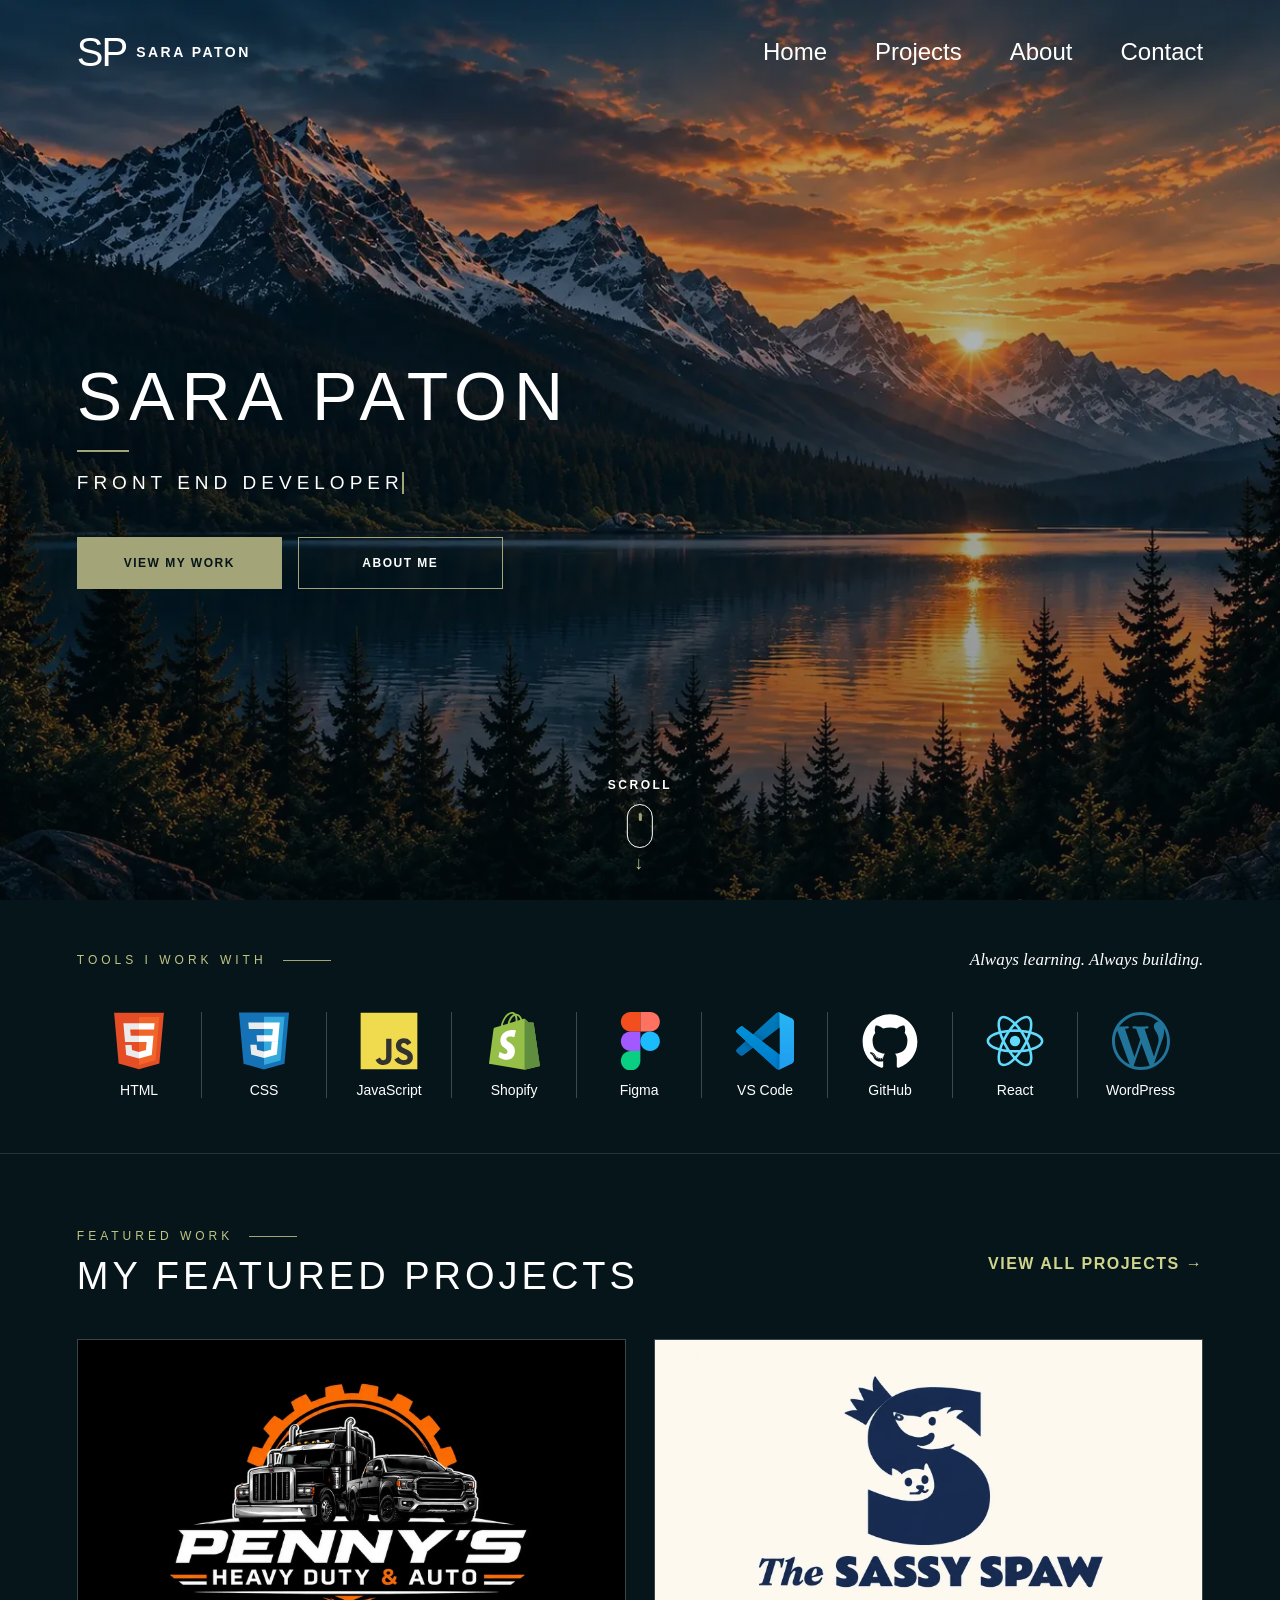
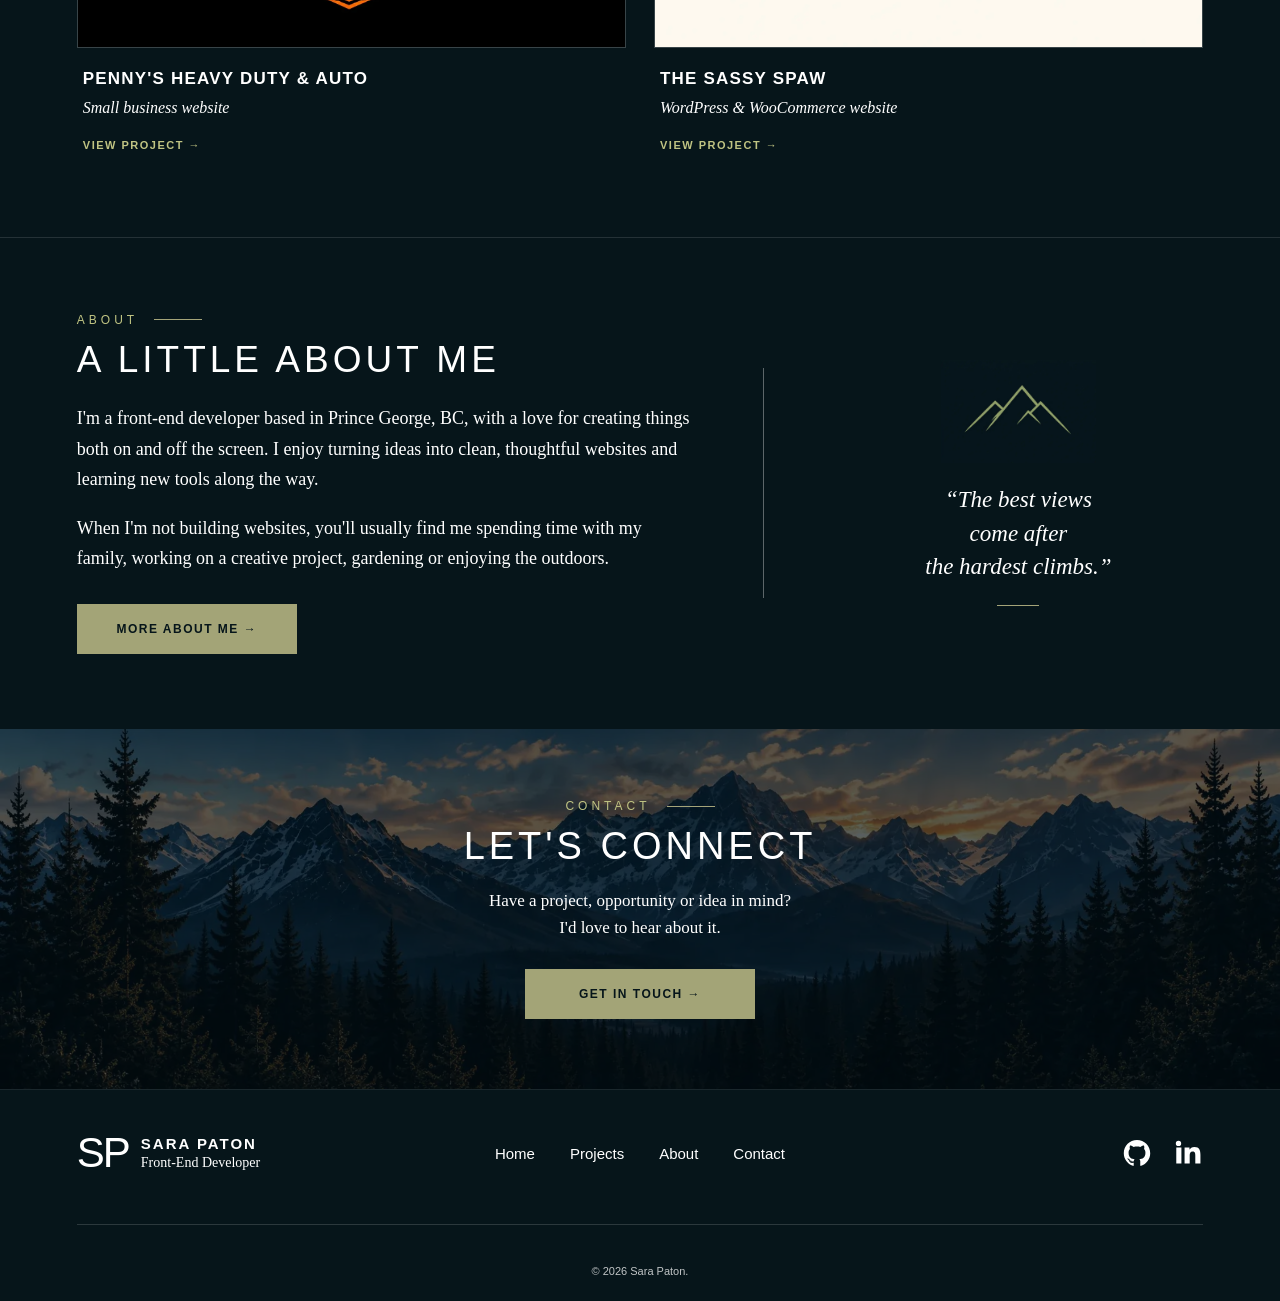
<file: index.html>
<!doctype html>
<html lang="en">
  <head>
    <meta charset="UTF-8" />
    <meta name="viewport" content="width=device-width, initial-scale=1.0" />

    <title>Sara Paton | Front-End Developer</title>

    <!-- Favicon -->
    <link rel="icon" type="image/svg+xml" href="./favicon.svg" />

    <!-- SEO -->
    <meta
      name="description"
      content="Explore Sara Paton's front-end development portfolio, featuring websites and projects built with HTML, CSS, JavaScript, React, WordPress, and Shopify."
    />

    <!-- Social Media Link Preview -->
    <meta property="og:type" content="website" />
    <meta property="og:title" content="Sara Paton | Front-End Developer" />
    <meta
      property="og:description"
      content="Explore Sara Paton's front-end development portfolio, featuring websites and projects built with HTML, CSS, JavaScript, React, WordPress, and Shopify."
    />
    <meta property="og:url" content="https://sarapaton.com/" />
    <meta
      property="og:image"
      content="https://sarapaton.com/images/portfolio-preview.jpg"
    />
    <meta property="og:image:width" content="1200" />
    <meta property="og:image:height" content="630" />
    <meta
      property="og:image:alt"
      content="Sara Paton, Front-End Developer, mountain sunset portfolio banner"
    />

    <meta name="twitter:card" content="summary_large_image" />

    <!-- Stylesheet -->
    <link rel="stylesheet" href="style.css" />
  </head>

  <body>
    <!-- Header and Hero -->
    <section class="hero" id="home">
      <header class="site-header">
        <a href="index.html" class="brand" aria-label="Sara Paton home">
          <span class="brand-mark">SP</span>
          <span class="brand-name">SARA PATON</span>
        </a>

        <!-- Main Navigation -->
        <nav class="main-nav" aria-label="Main navigation">
          <a href="index.html" aria-current="page">Home</a>
          <a href="projects.html">Projects</a>
          <a href="about.html">About</a>
          <a href="#contact">Contact</a>
        </nav>
      </header>

      <!-- Hero Content -->
      <div class="hero-content">
        <h1>SARA PATON</h1>

        <div class="hero-line" aria-hidden="true"></div>

        <p class="hero-title">
          <span class="typewriter">FRONT END DEVELOPER</span>
        </p>

        <div class="hero-buttons">
          <a href="#featured-work" class="btn btn-primary"> VIEW MY WORK </a>

          <a href="about.html" class="btn btn-secondary"> ABOUT ME </a>
        </div>
      </div>

      <!-- Scroll Indicator -->
      <a
        href="#tools"
        class="scroll-indicator"
        aria-label="Scroll to tools section"
      >
        <span>SCROLL</span>

        <div class="scroll-mouse" aria-hidden="true">
          <span></span>
        </div>

        <div class="scroll-arrow" aria-hidden="true">↓</div>
      </a>
    </section>

    <!-- Main Content -->
    <main>
      <!-- Tools -->
      <section class="tools-section" id="tools">
        <div class="section-top-row">
          <div class="section-heading-small">
            <span>TOOLS I WORK WITH</span>
            <span class="heading-line" aria-hidden="true"></span>
          </div>

          <p class="tools-message">Always learning. Always building.</p>
        </div>

        <div class="tools-grid">
          <div class="tool tool-html">
            <img
              src="./images/icons/html5-original.svg"
              alt=""
              class="tool-icon"
              width="48"
              height="48"
            />
            <p>HTML</p>
          </div>

          <div class="tool tool-css">
            <img
              src="./images/icons/css3-original.svg"
              alt=""
              class="tool-icon"
              width="48"
              height="48"
            />
            <p>CSS</p>
          </div>

          <div class="tool tool-javascript">
            <img
              src="./images/icons/javascript-original.svg"
              alt=""
              class="tool-icon"
              width="48"
              height="48"
            />
            <p>JavaScript</p>
          </div>

          <div class="tool tool-shopify">
            <img
              src="./images/icons/shopify_glyph.svg"
              alt=""
              class="tool-icon"
              width="48"
              height="48"
            />
            <p>Shopify</p>
          </div>

          <div class="tool tool-figma">
            <img
              src="./images/icons/figma-original.svg"
              alt=""
              class="tool-icon"
              width="48"
              height="48"
            />
            <p>Figma</p>
          </div>

          <div class="tool tool-vscode">
            <img
              src="./images/icons/vscode.svg"
              alt=""
              class="tool-icon"
              width="48"
              height="48"
            />
            <p>VS Code</p>
          </div>

          <div class="tool tool-github">
            <img
              src="./images/icons/github-original.svg"
              alt=""
              class="tool-icon"
              width="48"
              height="48"
            />
            <p>GitHub</p>
          </div>

          <div class="tool tool-react">
            <img
              src="./images/icons/react-original.svg"
              alt=""
              class="tool-icon"
              width="48"
              height="48"
            />
            <p>React</p>
          </div>

          <div class="tool tool-wordpress">
            <img
              src="./images/icons/wordpress.svg"
              alt=""
              class="tool-icon"
              width="48"
              height="48"
            />
            <p>WordPress</p>
          </div>
        </div>
      </section>

      <!-- Featured Projects -->
      <section class="recent-work-section" id="featured-work">
        <div class="recent-work-heading">
          <div>
            <div class="section-heading-small">
              <span>FEATURED WORK</span>
              <span class="heading-line" aria-hidden="true"></span>
            </div>

            <h2>MY FEATURED PROJECTS</h2>
          </div>

          <a href="projects.html" class="view-all-link">
            VIEW ALL PROJECTS →
          </a>
        </div>

        <div class="projects-grid featured-projects-grid">
          <!-- Penny's Heavy Duty & Auto -->
          <article class="project-card">
            <a
              href="pennys-project.html"
              class="project-image-link"
              aria-label="View Penny's Heavy Duty and Auto project"
            >
              <img
                src="./images/pennys-project-cover.webp"
                alt="Penny's Heavy Duty and Auto logo on a black background"
                width="1600"
                height="900"
                loading="lazy"
              />
            </a>

            <div class="project-card-content">
              <h3>PENNY'S HEAVY DUTY &amp; AUTO</h3>

              <p>Small business website</p>

              <a href="pennys-project.html" class="project-details-link">
                VIEW PROJECT →
              </a>
            </div>
          </article>

          <!-- The Sassy Spaw -->
          <article class="project-card">
            <a
              href="sassy-spaw-project.html"
              class="project-image-link"
              aria-label="View The Sassy Spaw WordPress project"
            >
              <img
                src="./images/sassy-spaw-project-cover.webp"
                alt="The Sassy Spaw WordPress and WooCommerce pet grooming website"
                width="1672"
                height="941"
                loading="lazy"
              />
            </a>

            <div class="project-card-content">
              <h3>THE SASSY SPAW</h3>

              <p>WordPress &amp; WooCommerce website</p>

              <a href="sassy-spaw-project.html" class="project-details-link">
                VIEW PROJECT →
              </a>
            </div>
          </article>
        </div>

        <!-- View All Projects -->
        <div class="view-all-projects-wrap">
          <a href="projects.html" class="btn btn-secondary">
            VIEW ALL PROJECTS →
          </a>
        </div>
      </section>

      <!-- About Preview -->
      <section class="about-preview" id="about">
        <div class="about-preview-text">
          <div class="section-heading-small">
            <span>ABOUT</span>
            <span class="heading-line" aria-hidden="true"></span>
          </div>

          <h2>A LITTLE ABOUT ME</h2>

          <p>
            I'm a front-end developer based in Prince George, BC, with a love
            for creating things both on and off the screen. I enjoy turning
            ideas into clean, thoughtful websites and learning new tools along
            the way.
          </p>

          <p>
            When I'm not building websites, you'll usually find me spending time
            with my family, working on a creative project, gardening or enjoying
            the outdoors.
          </p>

          <a href="about.html" class="btn btn-primary"> MORE ABOUT ME → </a>
        </div>

        <div class="about-divider" aria-hidden="true"></div>

        <div class="about-quote">
          <img
            src="./images/about-mountain-logo-optimized.webp"
            alt=""
            class="about-mountain"
            width="1536"
            height="1024"
            loading="lazy"
          />

          <blockquote>
            “The best views<br />
            come after<br />
            the hardest climbs.”
          </blockquote>

          <div class="quote-line" aria-hidden="true"></div>
        </div>
      </section>

      <!-- Contact -->
      <section class="contact-section" id="contact">
        <div class="contact-overlay" aria-hidden="true"></div>

        <div class="contact-content">
          <div class="section-heading-small contact-label">
            <span>CONTACT</span>
            <span class="heading-line" aria-hidden="true"></span>
          </div>

          <h2>LET'S CONNECT</h2>

          <p>
            Have a project, opportunity or idea in mind?<br />
            I'd love to hear about it.
          </p>

          <a href="mailto:paton.sara22@gmail.com" class="btn btn-primary">
            GET IN TOUCH →
          </a>
        </div>
      </section>
    </main>

    <!-- Footer -->
    <footer class="site-footer">
      <div class="footer-brand">
        <span class="brand-mark">SP</span>

        <div>
          <p class="footer-name">SARA PATON</p>
          <p class="footer-title">Front-End Developer</p>
        </div>
      </div>

      <!-- Footer Navigation -->
      <nav class="footer-nav" aria-label="Footer navigation">
        <a href="index.html">Home</a>
        <a href="projects.html">Projects</a>
        <a href="about.html">About</a>
        <a href="#contact">Contact</a>
      </nav>

      <!-- Social Links -->
      <div class="footer-socials">
        <!-- GitHub -->
        <a
          href="https://github.com/Sara-Paton"
          class="social-link"
          aria-label="GitHub"
          target="_blank"
          rel="noopener noreferrer"
        >
          <img
            src="./images/icons/github-original.svg"
            alt=""
            width="28"
            height="28"
          />
        </a>

        <!-- LinkedIn -->
        <a
          href="https://www.linkedin.com/in/sarapaton/"
          class="social-link"
          aria-label="LinkedIn"
          target="_blank"
          rel="noopener noreferrer"
        >
          <img
            src="./images/icons/linkedin.svg"
            alt=""
            width="28"
            height="28"
          />
        </a>
      </div>

      <div class="footer-divider" aria-hidden="true"></div>

      <p class="copyright">© 2026 Sara Paton.</p>
    </footer>

    <!-- Mobile Navigation -->
    <nav class="mobile-bottom-nav" aria-label="Mobile navigation">
      <!-- Home -->
      <a href="index.html" class="mobile-nav-link active" aria-current="page">
        <svg viewBox="0 0 24 24" aria-hidden="true">
          <path
            d="M3 11.5L12 4l9 7.5M5.5 10v10h13V10M9.5 20v-6h5v6"
            fill="none"
            stroke="currentColor"
            stroke-width="2"
            stroke-linecap="round"
            stroke-linejoin="round"
          />
        </svg>
        <span>Home</span>
      </a>

      <!-- Projects -->
      <a href="projects.html" class="mobile-nav-link">
        <svg viewBox="0 0 24 24" aria-hidden="true">
          <path
            d="M3 7h7l2 2h9v10H3V7Z"
            fill="none"
            stroke="currentColor"
            stroke-width="2"
            stroke-linecap="round"
            stroke-linejoin="round"
          />
        </svg>
        <span>Projects</span>
      </a>

      <!-- About -->
      <a href="about.html" class="mobile-nav-link">
        <svg viewBox="0 0 24 24" aria-hidden="true">
          <circle
            cx="12"
            cy="8"
            r="4"
            fill="none"
            stroke="currentColor"
            stroke-width="2"
          />
          <path
            d="M4.5 21c.7-4 3.2-6 7.5-6s6.8 2 7.5 6"
            fill="none"
            stroke="currentColor"
            stroke-width="2"
            stroke-linecap="round"
          />
        </svg>
        <span>About</span>
      </a>

      <!-- Contact -->
      <a href="#contact" class="mobile-nav-link">
        <svg viewBox="0 0 24 24" aria-hidden="true">
          <rect
            x="3"
            y="5"
            width="18"
            height="14"
            rx="2"
            fill="none"
            stroke="currentColor"
            stroke-width="2"
          />
          <path
            d="m4 7 8 6 8-6"
            fill="none"
            stroke="currentColor"
            stroke-width="2"
            stroke-linecap="round"
            stroke-linejoin="round"
          />
        </svg>
        <span>Contact</span>
      </a>
    </nav>

    <!-- JavaScript -->
    <script src="script.js"></script>
  </body>
</html>
</file>
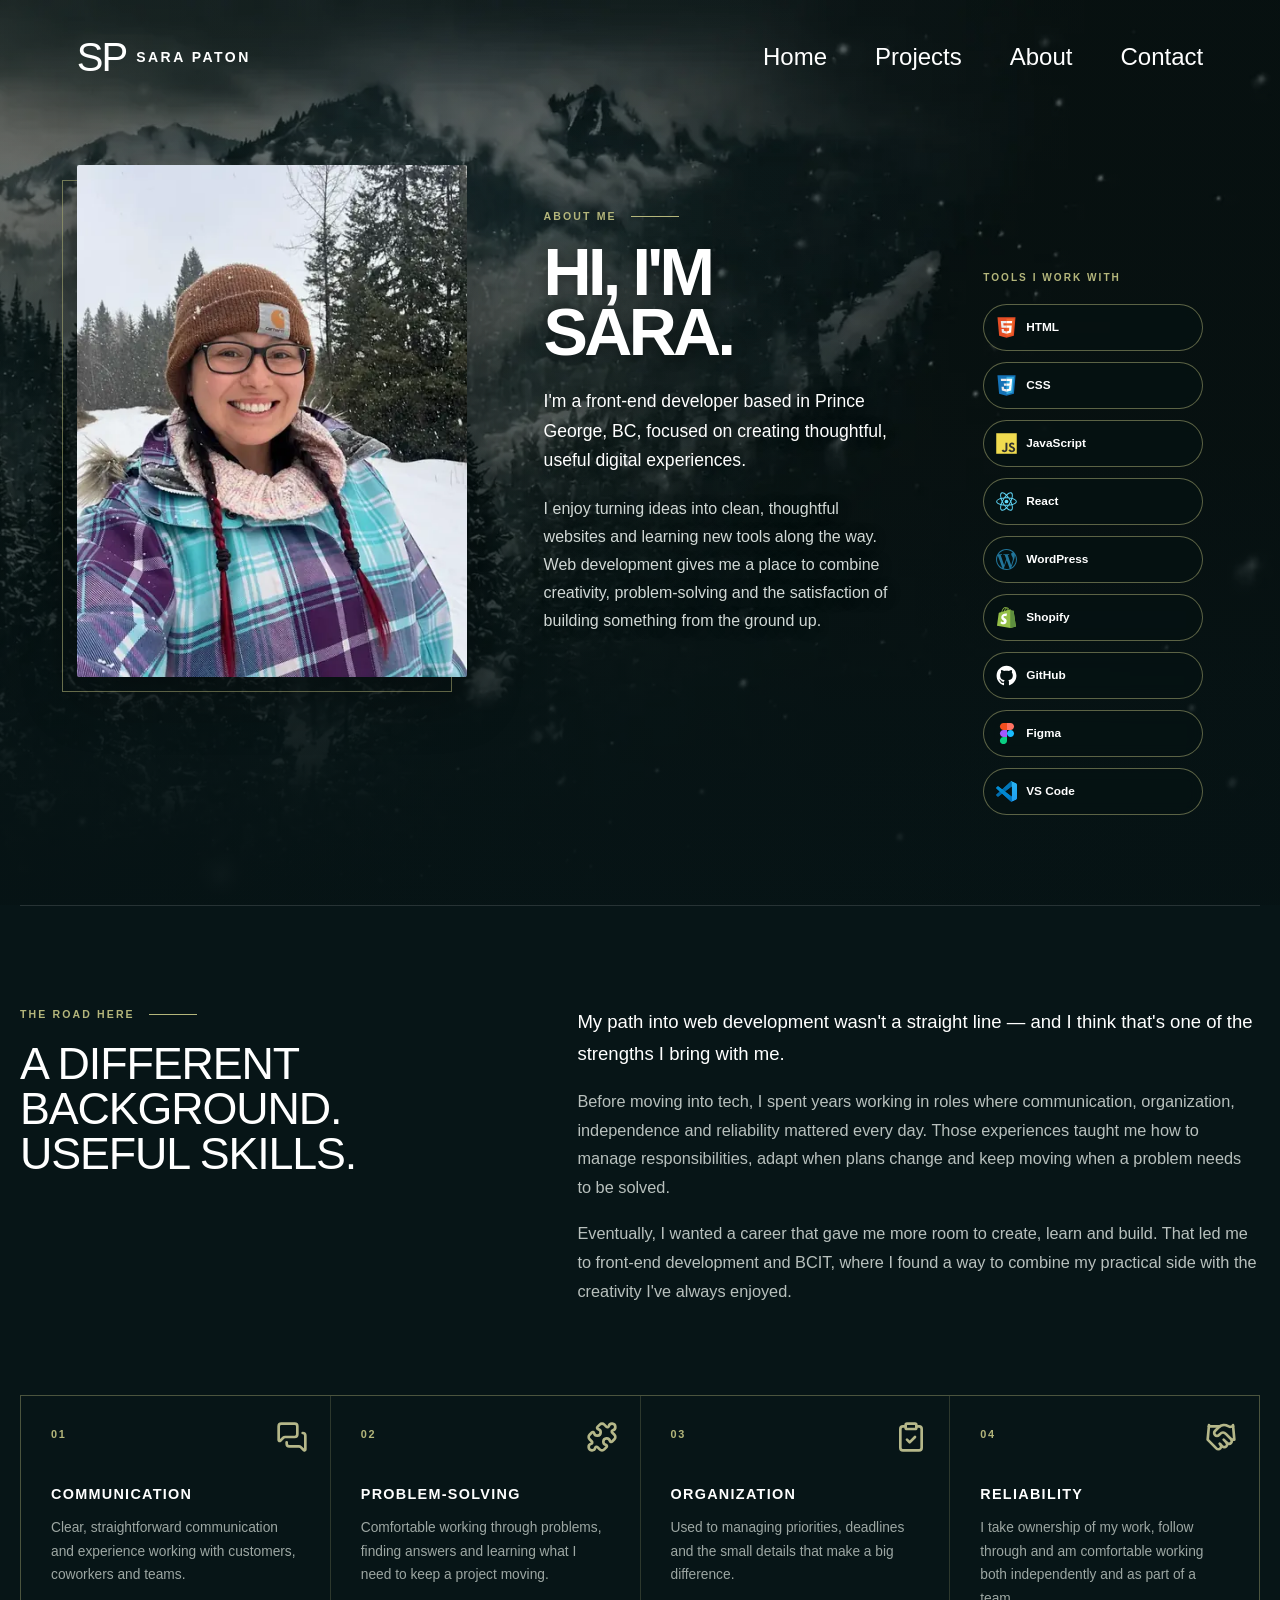
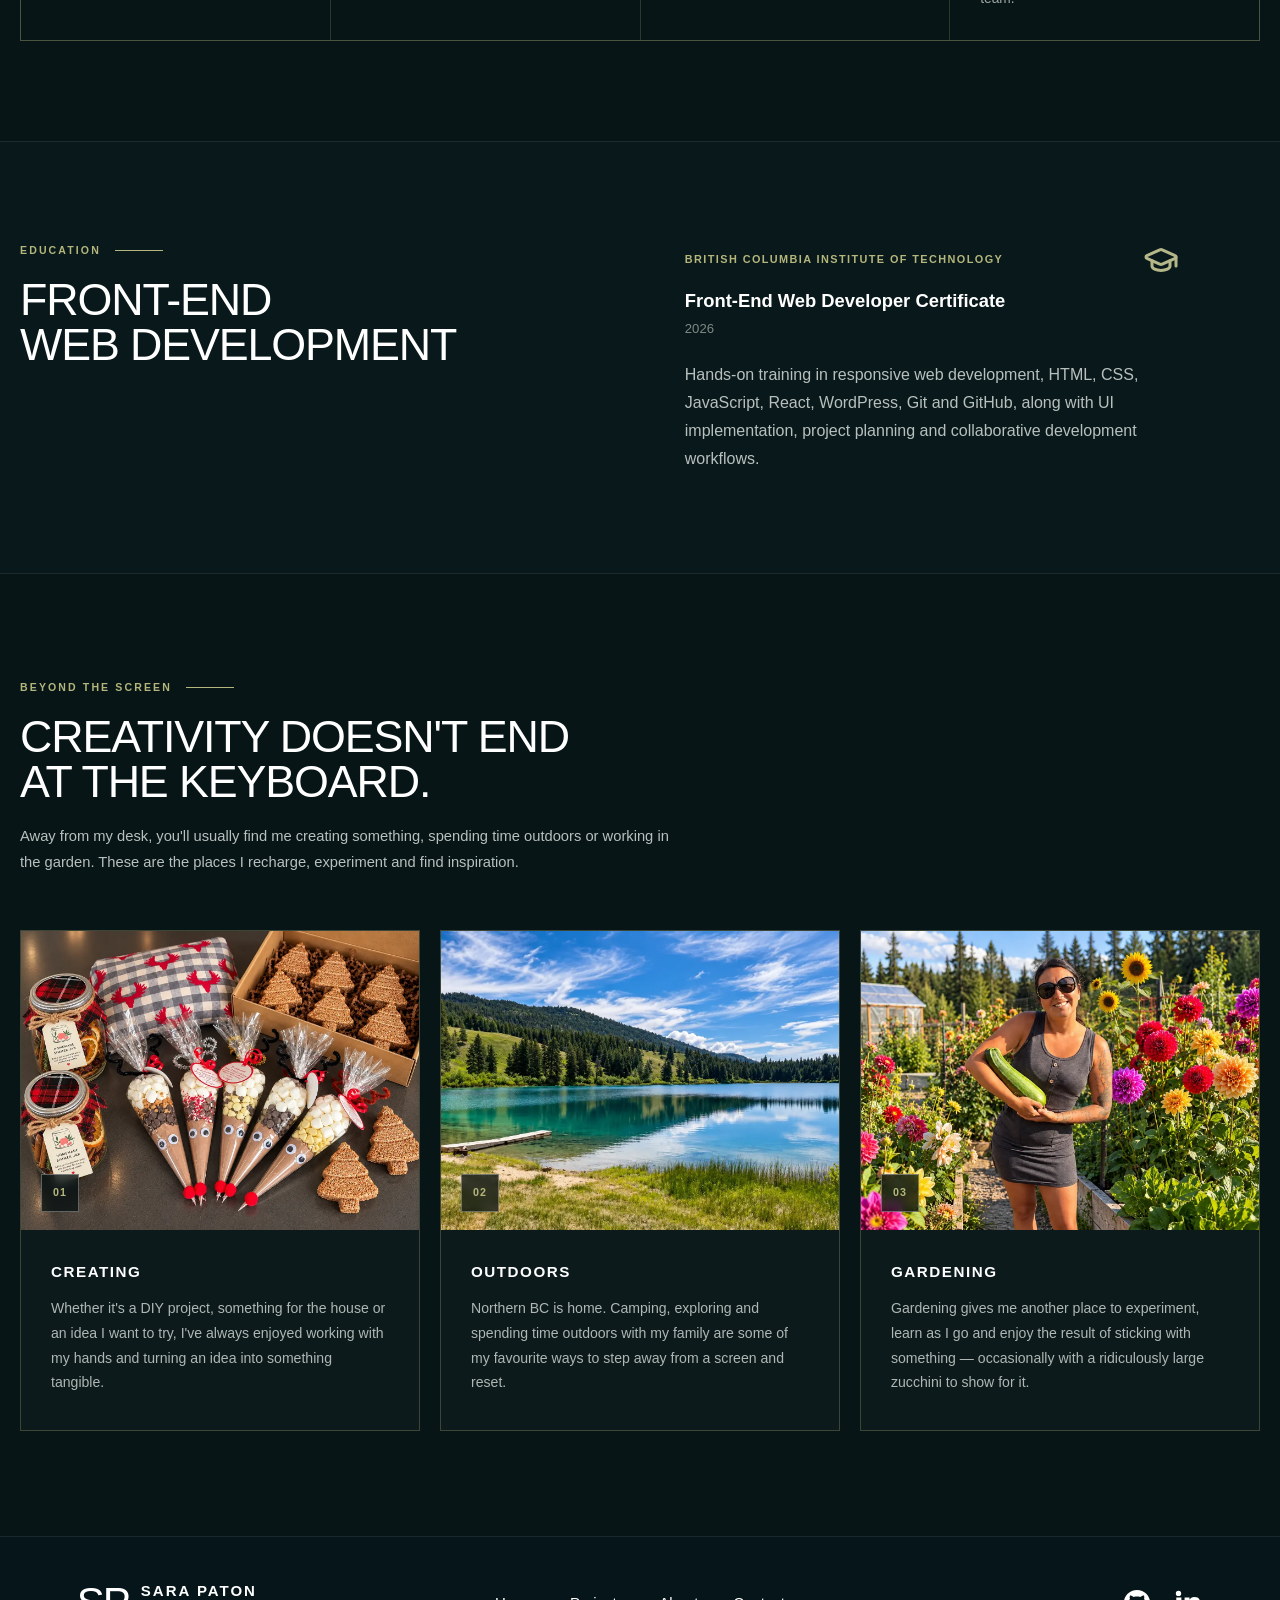
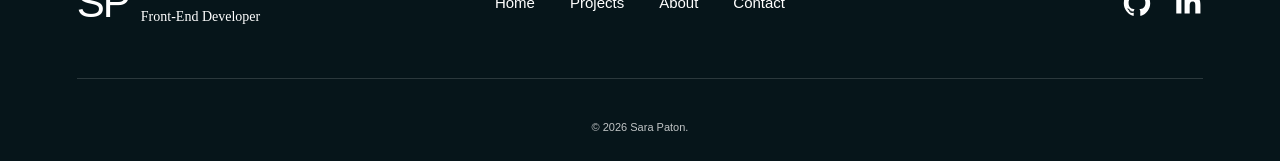
<file: about.html>
<!doctype html>
<html lang="en">
  <head>
    <meta charset="UTF-8" />
    <meta name="viewport" content="width=device-width, initial-scale=1.0" />

    <title>About | Sara Paton</title>

    <meta
      name="description"
      content="About Sara Paton, a front-end web developer based in Prince George, British Columbia."
    />

    <!-- Social Media Link Preview -->
    <meta property="og:type" content="website" />
    <meta property="og:title" content="About Me | Sara Paton" />
    <meta
      property="og:description"
      content="Meet Sara Paton, a front-end developer based in Prince George, BC, focused on creating thoughtful, useful digital experiences."
    />
    <meta property="og:url" content="https://sarapaton.com/about.html" />
    <meta
      property="og:image"
      content="https://sarapaton.com/images/about-preview.jpg"
    />
    <meta property="og:image:width" content="1200" />
    <meta property="og:image:height" content="630" />
    <meta
      property="og:image:alt"
      content="Sara Paton About Me portfolio cover featuring snowy mountains and forest"
    />

    <meta name="twitter:card" content="summary_large_image" />

    <!-- Favicon -->
    <link rel="icon" type="image/svg+xml" href="./favicon.svg" />

    <!-- Stylesheet -->
    <link rel="stylesheet" href="about.css" />
  </head>

  <body class="about-page">
    <!-- Header -->
    <header class="site-header">
      <a href="index.html" class="brand" aria-label="Sara Paton home">
        <span class="brand-mark">SP</span>
        <span class="brand-name">SARA PATON</span>
      </a>

      <nav class="main-nav" aria-label="Main navigation">
        <a href="index.html">Home</a>
        <a href="projects.html">Projects</a>
        <a href="about.html" class="active" aria-current="page">About</a>
        <a href="index.html#contact">Contact</a>
      </nav>
    </header>

    <main>
      <!-- About Hero -->
      <section class="about-hero">
        <div class="about-background" aria-hidden="true">
          <img
            src="./images/about-hero.webp"
            alt=""
            class="about-background-image"
            width="1752"
            height="897"
          />
          <div class="about-background-overlay"></div>
        </div>

        <!-- Snowfall -->
        <div class="snow-container" aria-hidden="true">
          <span class="snowflake snowflake-1"></span>
          <span class="snowflake snowflake-2"></span>
          <span class="snowflake snowflake-3"></span>
          <span class="snowflake snowflake-4"></span>
          <span class="snowflake snowflake-5"></span>
          <span class="snowflake snowflake-6"></span>
          <span class="snowflake snowflake-7"></span>
          <span class="snowflake snowflake-8"></span>
          <span class="snowflake snowflake-9"></span>
          <span class="snowflake snowflake-10"></span>
          <span class="snowflake snowflake-11"></span>
          <span class="snowflake snowflake-12"></span>
          <span class="snowflake snowflake-13"></span>
          <span class="snowflake snowflake-14"></span>
          <span class="snowflake snowflake-15"></span>
        </div>

        <div class="about-page-layout">
          <div class="about-top">
            <!-- Introduction -->
            <section class="about-intro">
              <div class="about-photo-wrap">
                <picture>
                  <source
                    media="(max-width: 767px)"
                    srcset="./images/about-me-portrait-mobile.webp"
                    width="440"
                    height="578"
                  />
                  <img
                    src="./images/about-me-portrait.webp"
                    alt="Sara Paton outdoors in Northern British Columbia"
                    class="about-photo"
                    width="760"
                    height="998"
                    fetchpriority="high"
                  />
                </picture>
              </div>

              <div class="about-intro-text">
                <div class="section-heading-small">
                  <span>ABOUT ME</span>
                  <span class="heading-line" aria-hidden="true"></span>
                </div>

                <h1>
                  HI, I'M<br />
                  SARA.
                </h1>

                <p class="about-lead">
                  I'm a front-end developer based in Prince George, BC, focused
                  on creating thoughtful, useful digital experiences.
                </p>

                <p class="about-intro-copy">
                  I enjoy turning ideas into clean, thoughtful websites and
                  learning new tools along the way. Web development gives me a
                  place to combine creativity, problem-solving and the
                  satisfaction of building something from the ground up.
                </p>
              </div>
            </section>

            <!-- Tools -->
            <aside
              class="about-skills"
              aria-label="Tools and technologies I work with"
            >
              <p class="skills-heading">TOOLS I WORK WITH</p>

              <div class="skill-pill-list">
                <div class="skill-pill">
                  <img
                    src="./images/icons/html5-original.svg"
                    alt=""
                    class="skill-icon"
                  />
                  <span>HTML</span>
                </div>

                <div class="skill-pill">
                  <img
                    src="./images/icons/css3-original.svg"
                    alt=""
                    class="skill-icon"
                  />
                  <span>CSS</span>
                </div>

                <div class="skill-pill">
                  <img
                    src="./images/icons/javascript-original.svg"
                    alt=""
                    class="skill-icon"
                  />
                  <span>JavaScript</span>
                </div>

                <div class="skill-pill">
                  <img
                    src="./images/icons/react-original.svg"
                    alt=""
                    class="skill-icon"
                  />
                  <span>React</span>
                </div>

                <div class="skill-pill">
                  <img
                    src="./images/icons/wordpress.svg"
                    alt=""
                    class="skill-icon"
                  />
                  <span>WordPress</span>
                </div>

                <div class="skill-pill">
                  <img
                    src="./images/icons/shopify_glyph.svg"
                    alt=""
                    class="skill-icon"
                  />
                  <span>Shopify</span>
                </div>

                <div class="skill-pill">
                  <img
                    src="./images/icons/github-original.svg"
                    alt=""
                    class="skill-icon"
                  />
                  <span>GitHub</span>
                </div>

                <div class="skill-pill">
                  <img
                    src="./images/icons/figma-original.svg"
                    alt=""
                    class="skill-icon"
                  />
                  <span>Figma</span>
                </div>

                <div class="skill-pill">
                  <img
                    src="./images/icons/vscode.svg"
                    alt=""
                    class="skill-icon"
                  />
                  <span>VS Code</span>
                </div>
              </div>
            </aside>
          </div>
        </div>
      </section>

      <!-- The Road Here -->
      <section class="career-story">
        <div class="career-story-inner">
          <div class="career-story-heading">
            <div class="section-heading-small">
              <span>THE ROAD HERE</span>
              <span class="heading-line" aria-hidden="true"></span>
            </div>

            <h2>
              A DIFFERENT BACKGROUND.<br />
              USEFUL SKILLS.
            </h2>
          </div>

          <div class="career-story-copy">
            <p class="career-story-lead">
              My path into web development wasn't a straight line — and I think
              that's one of the strengths I bring with me.
            </p>

            <p>
              Before moving into tech, I spent years working in roles where
              communication, organization, independence and reliability mattered
              every day. Those experiences taught me how to manage
              responsibilities, adapt when plans change and keep moving when a
              problem needs to be solved.
            </p>

            <p>
              Eventually, I wanted a career that gave me more room to create,
              learn and build. That led me to front-end development and BCIT,
              where I found a way to combine my practical side with the
              creativity I've always enjoyed.
            </p>
          </div>
        </div>

        <!-- Transferable Skills -->
        <div class="transferable-skills">
          <article class="transferable-skill">
            <span class="skill-number">01</span>
            <img
              src="./images/icons/messages-square.svg"
              alt=""
              class="transferable-skill-icon"
              aria-hidden="true"
            />
            <h3>COMMUNICATION</h3>
            <p>
              Clear, straightforward communication and experience working with
              customers, coworkers and teams.
            </p>
          </article>

          <article class="transferable-skill">
            <span class="skill-number">02</span>
            <img
              src="./images/icons/puzzle.svg"
              alt=""
              class="transferable-skill-icon"
              aria-hidden="true"
            />
            <h3>PROBLEM-SOLVING</h3>
            <p>
              Comfortable working through problems, finding answers and learning
              what I need to keep a project moving.
            </p>
          </article>

          <article class="transferable-skill">
            <span class="skill-number">03</span>
            <img
              src="./images/icons/clipboard-check.svg"
              alt=""
              class="transferable-skill-icon"
              aria-hidden="true"
            />
            <h3>ORGANIZATION</h3>
            <p>
              Used to managing priorities, deadlines and the small details that
              make a big difference.
            </p>
          </article>

          <article class="transferable-skill">
            <span class="skill-number">04</span>
            <img
              src="./images/icons/handshake.svg"
              alt=""
              class="transferable-skill-icon"
              aria-hidden="true"
            />
            <h3>RELIABILITY</h3>
            <p>
              I take ownership of my work, follow through and am comfortable
              working both independently and as part of a team.
            </p>
          </article>
        </div>
      </section>

      <!-- Education -->
      <section class="education-section">
        <div class="education-inner">
          <div class="education-heading">
            <div class="section-heading-small">
              <span>EDUCATION</span>
              <span class="heading-line" aria-hidden="true"></span>
            </div>

            <h2>
              FRONT-END<br />
              WEB DEVELOPMENT
            </h2>
          </div>

          <div class="education-details">
            <div class="education-school-row">
              <p class="education-school">
                BRITISH COLUMBIA INSTITUTE OF TECHNOLOGY
              </p>
              <img
                src="./images/icons/graduation-cap.svg"
                alt=""
                class="education-cap-icon"
                aria-hidden="true"
                width="36"
                height="36"
              />
            </div>

            <p class="education-program">Front-End Web Developer Certificate</p>

            <p class="education-year">2026</p>

            <p class="education-description">
              Hands-on training in responsive web development, HTML, CSS,
              JavaScript, React, WordPress, Git and GitHub, along with UI
              implementation, project planning and collaborative development
              workflows.
            </p>
          </div>
        </div>
      </section>

      <!-- Beyond the Screen -->
      <section class="beyond-screen">
        <div class="beyond-screen-heading">
          <div class="section-heading-small">
            <span>BEYOND THE SCREEN</span>
            <span class="heading-line" aria-hidden="true"></span>
          </div>

          <h2>
            CREATIVITY DOESN'T END<br />
            AT THE KEYBOARD.
          </h2>

          <p>
            Away from my desk, you'll usually find me creating something,
            spending time outdoors or working in the garden. These are the
            places I recharge, experiment and find inspiration.
          </p>
        </div>

        <!-- Interests -->
        <div class="interest-grid">
          <article class="interest-card">
            <div class="interest-image-wrap">
              <img
                src="./images/creating-portfolio.webp"
                alt="Handmade gifts and products, including heat bags, hot chocolate, and fire starters"
                class="interest-image"
                width="1448"
                height="1086"
                loading="lazy"
              />
              <span class="interest-number">01</span>
            </div>

            <div class="interest-content">
              <h3>CREATING</h3>
              <p>
                Whether it's a DIY project, something for the house or an idea I
                want to try, I've always enjoyed working with my hands and
                turning an idea into something tangible.
              </p>
            </div>
          </article>

          <article class="interest-card">
            <div class="interest-image-wrap">
              <img
                src="./images/outdoors-portfolio.webp"
                alt="A turquoise lake surrounded by forest and mountains in British Columbia"
                class="interest-image"
                width="1672"
                height="941"
                loading="lazy"
              />
              <span class="interest-number">02</span>
            </div>

            <div class="interest-content">
              <h3>OUTDOORS</h3>
              <p>
                Northern BC is home. Camping, exploring and spending time
                outdoors with my family are some of my favourite ways to step
                away from a screen and reset.
              </p>
            </div>
          </article>

          <article class="interest-card interest-card-wide">
            <div class="interest-image-wrap">
              <img
                src="./images/sara-garden-portfolio.webp"
                alt="Sara standing in her garden holding a homegrown zucchini"
                class="interest-image"
                width="1448"
                height="1086"
                loading="lazy"
              />
              <span class="interest-number">03</span>
            </div>

            <div class="interest-content">
              <h3>GARDENING</h3>
              <p>
                Gardening gives me another place to experiment, learn as I go
                and enjoy the result of sticking with something — occasionally
                with a ridiculously large zucchini to show for it.
              </p>
            </div>
          </article>
        </div>
      </section>
    </main>

    <!-- Footer -->
    <footer class="site-footer">
      <div class="footer-brand">
        <span class="brand-mark">SP</span>

        <div>
          <p class="footer-name">SARA PATON</p>
          <p class="footer-title">Front-End Developer</p>
        </div>
      </div>

      <nav class="footer-nav" aria-label="Footer navigation">
        <a href="index.html">Home</a>
        <a href="projects.html">Projects</a>
        <a href="about.html">About</a>
        <a href="index.html#contact">Contact</a>
      </nav>

      <div class="footer-socials">
        <a
          href="https://github.com/Sara-Paton"
          class="social-link"
          aria-label="GitHub"
          target="_blank"
          rel="noopener noreferrer"
        >
          <img
            src="./images/icons/github-original.svg"
            alt=""
            width="28"
            height="28"
          />
        </a>

        <a
          href="https://www.linkedin.com/in/sarapaton/"
          class="social-link"
          aria-label="LinkedIn"
          target="_blank"
          rel="noopener noreferrer"
        >
          <img
            src="./images/icons/linkedin.svg"
            alt=""
            width="28"
            height="28"
          />
        </a>
      </div>

      <div class="footer-divider" aria-hidden="true"></div>
      <p class="copyright">© 2026 Sara Paton.</p>
    </footer>

    <!-- Mobile Navigation -->
    <nav class="mobile-bottom-nav" aria-label="Mobile navigation">
      <a href="index.html" class="mobile-nav-link">
        <svg viewBox="0 0 24 24" aria-hidden="true">
          <path
            d="M3 11.5L12 4l9 7.5M5.5 10v10h13V10M9.5 20v-6h5v6"
            fill="none"
            stroke="currentColor"
            stroke-width="2"
            stroke-linecap="round"
            stroke-linejoin="round"
          />
        </svg>
        <span>Home</span>
      </a>

      <a href="projects.html" class="mobile-nav-link">
        <svg viewBox="0 0 24 24" aria-hidden="true">
          <path
            d="M3 7h7l2 2h9v10H3V7Z"
            fill="none"
            stroke="currentColor"
            stroke-width="2"
            stroke-linecap="round"
            stroke-linejoin="round"
          />
        </svg>
        <span>Projects</span>
      </a>

      <a href="about.html" class="mobile-nav-link active" aria-current="page">
        <svg viewBox="0 0 24 24" aria-hidden="true">
          <circle
            cx="12"
            cy="8"
            r="4"
            fill="none"
            stroke="currentColor"
            stroke-width="2"
          />
          <path
            d="M4.5 21c.7-4 3.2-6 7.5-6s6.8 2 7.5 6"
            fill="none"
            stroke="currentColor"
            stroke-width="2"
            stroke-linecap="round"
          />
        </svg>
        <span>About</span>
      </a>

      <a href="index.html#contact" class="mobile-nav-link">
        <svg viewBox="0 0 24 24" aria-hidden="true">
          <rect
            x="3"
            y="5"
            width="18"
            height="14"
            rx="2"
            fill="none"
            stroke="currentColor"
            stroke-width="2"
          />
          <path
            d="m4 7 8 6 8-6"
            fill="none"
            stroke="currentColor"
            stroke-width="2"
            stroke-linecap="round"
            stroke-linejoin="round"
          />
        </svg>
        <span>Contact</span>
      </a>
    </nav>

    <!-- JavaScript -->
    <script src="script.js"></script>
  </body>
</html>
</file>
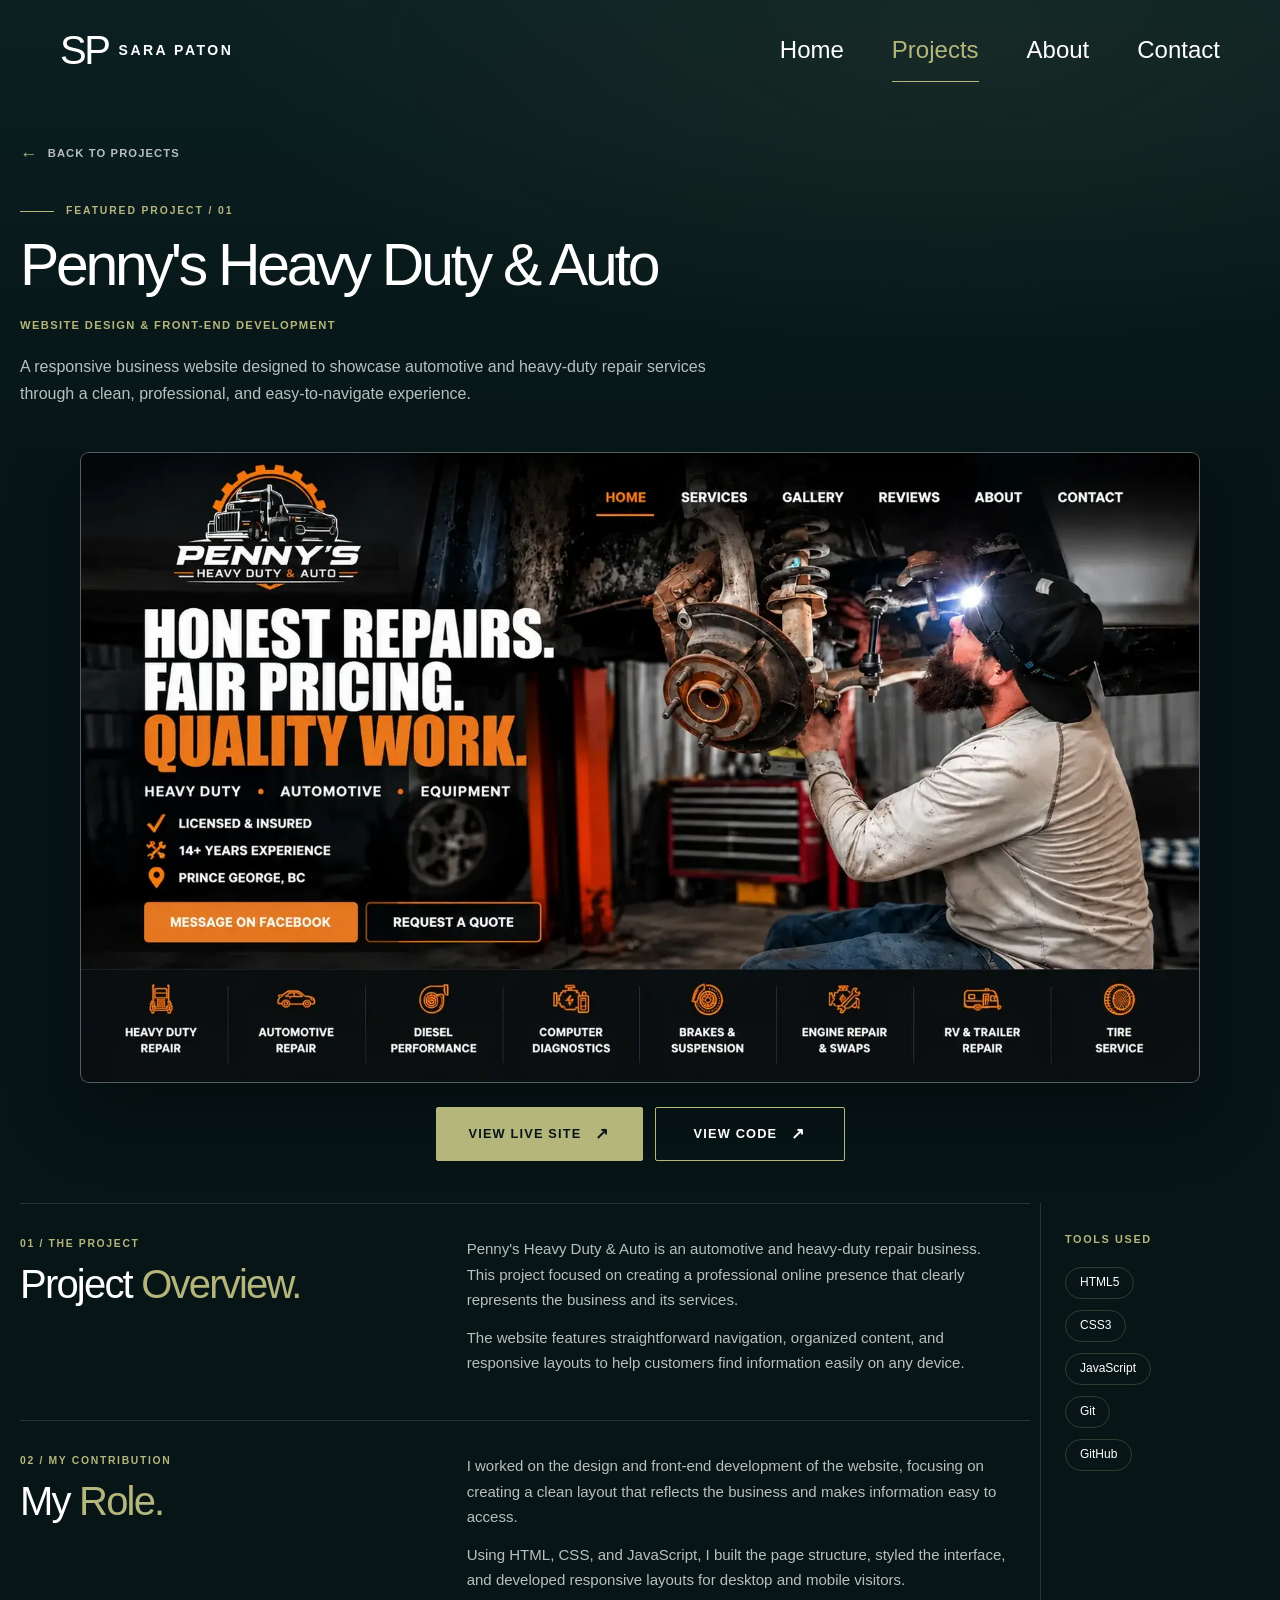
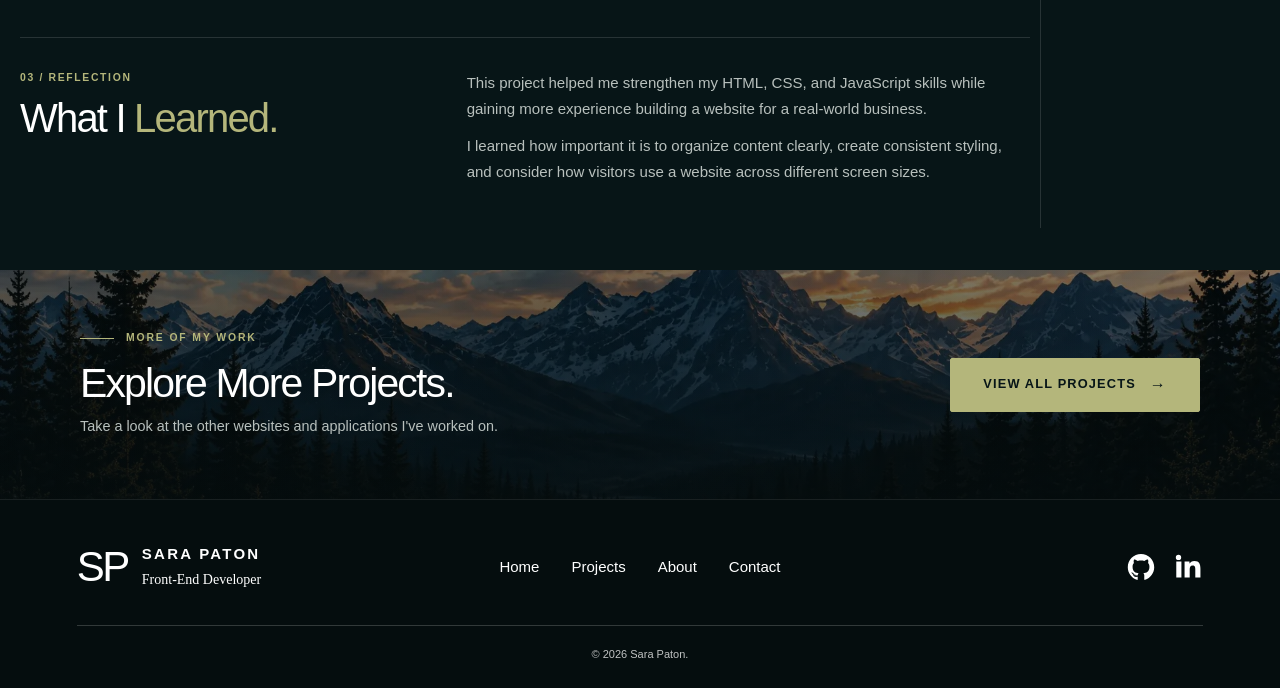
<file: pennys-project.html>
<!doctype html>
<html lang="en">
  <head>
    <meta charset="UTF-8" />
    <meta name="viewport" content="width=device-width, initial-scale=1.0" />

    <meta
      name="description"
      content="Explore Penny's Heavy Duty & Auto, a responsive business website project by front-end developer Sara Paton."
    />

    <title>Penny's Heavy Duty &amp; Auto | Sara Paton</title>

    <!-- Social Media Link Preview -->
    <meta property="og:type" content="website" />
    <meta
      property="og:title"
      content="Penny's Heavy Duty &amp; Auto | Sara Paton"
    />
    <meta
      property="og:description"
      content="Explore Penny's Heavy Duty & Auto, a responsive business website designed and developed by Sara Paton."
    />
    <meta
      property="og:url"
      content="https://sarapaton.com/pennys-project.html"
    />
    <meta
      property="og:image"
      content="https://sarapaton.com/images/pennys-preview.jpg"
    />
    <meta property="og:image:width" content="1200" />
    <meta property="og:image:height" content="630" />
    <meta
      property="og:image:alt"
      content="Penny's Heavy Duty & Auto logo featuring trucks and an orange gear on a black background"
    />

    <meta name="twitter:card" content="summary_large_image" />

    <!-- Favicon -->
    <link rel="icon" type="image/svg+xml" href="./favicon.svg" />

    <!-- Stylesheet -->
    <link rel="stylesheet" href="project-detail.css" />
  </head>

  <body>
    <!-- Header -->
    <header class="site-header">
      <a href="index.html" class="brand" aria-label="Sara Paton Home">
        <span class="brand-mark">SP</span>
        <span class="brand-name">SARA PATON</span>
      </a>

      <nav class="main-nav" aria-label="Main navigation">
        <a href="index.html">Home</a>
        <a href="projects.html" class="active" aria-current="page">Projects</a>
        <a href="about.html">About</a>
        <a href="index.html#contact">Contact</a>
      </nav>
    </header>

    <main id="main-content">
      <!-- Project hero -->
      <section class="detail-hero">
        <div class="detail-hero-inner">
          <a href="projects.html" class="back-link">
            <span aria-hidden="true">←</span>
            Back to Projects
          </a>

          <div class="section-eyebrow">
            <span class="eyebrow-line" aria-hidden="true"></span>
            Featured Project / 01
          </div>

          <h1>Penny's Heavy Duty &amp; Auto</h1>

          <p class="detail-subtitle">
            Website Design &amp; Front-End Development
          </p>

          <p class="detail-intro">
            A responsive business website designed to showcase automotive and
            heavy-duty repair services through a clean, professional, and
            easy-to-navigate experience.
          </p>
        </div>
      </section>

      <!-- Project preview -->
      <section class="featured-preview" aria-label="Project preview">
        <div class="featured-preview-inner">
          <div class="featured-image-frame">
            <img
              src="./images/pennys-project.webp"
              alt="Penny's Heavy Duty and Auto website showing its homepage and automotive repair services"
              width="1600"
              height="900"
              loading="eager"
              fetchpriority="high"
            />
          </div>

          <div class="featured-preview-bottom">
            <div class="project-external-links">
              <a
                href="https://pennyshdauto.ca/"
                class="btn btn-primary"
                target="_blank"
                rel="noopener noreferrer"
              >
                View Live Site
                <span aria-hidden="true">↗</span>
              </a>

              <a
                href="https://github.com/Sara-Paton/pennys-heavy-duty-auto"
                class="btn btn-secondary"
                target="_blank"
                rel="noopener noreferrer"
              >
                View Code
                <span aria-hidden="true">↗</span>
              </a>
            </div>
          </div>
        </div>
      </section>

      <!-- Project information -->
      <section class="project-details" aria-label="Project information">
        <div class="detail-container">
          <div class="project-details-grid">
            <div class="project-details-content">
              <div class="project-detail-row project-detail-row--first">
                <div class="project-detail-heading">
                  <span class="project-detail-label">01 / THE PROJECT</span>
                  <h2>Project <span>Overview.</span></h2>
                </div>

                <div class="project-detail-description">
                  <p>
                    Penny's Heavy Duty &amp; Auto is an automotive and
                    heavy-duty repair business. This project focused on creating
                    a professional online presence that clearly represents the
                    business and its services.
                  </p>

                  <p>
                    The website features straightforward navigation, organized
                    content, and responsive layouts to help customers find
                    information easily on any device.
                  </p>
                </div>
              </div>

              <div class="project-detail-row">
                <div class="project-detail-heading">
                  <span class="project-detail-label">02 / MY CONTRIBUTION</span>
                  <h2>My <span>Role.</span></h2>
                </div>

                <div class="project-detail-description">
                  <p>
                    I worked on the design and front-end development of the
                    website, focusing on creating a clean layout that reflects
                    the business and makes information easy to access.
                  </p>

                  <p>
                    Using HTML, CSS, and JavaScript, I built the page structure,
                    styled the interface, and developed responsive layouts for
                    desktop and mobile visitors.
                  </p>
                </div>
              </div>

              <div class="project-detail-row project-detail-row--last">
                <div class="project-detail-heading">
                  <span class="project-detail-label">03 / REFLECTION</span>
                  <h2>What I <span>Learned.</span></h2>
                </div>

                <div class="project-detail-description">
                  <p>
                    This project helped me strengthen my HTML, CSS, and
                    JavaScript skills while gaining more experience building a
                    website for a real-world business.
                  </p>

                  <p>
                    I learned how important it is to organize content clearly,
                    create consistent styling, and consider how visitors use a
                    website across different screen sizes.
                  </p>
                </div>
              </div>
            </div>

            <!-- Tools used -->
            <aside class="project-tools" aria-label="Tools used">
              <h3 class="project-tools-heading">TOOLS USED</h3>

              <ul class="project-tools-list">
                <li><span class="project-tool-pill">HTML5</span></li>
                <li><span class="project-tool-pill">CSS3</span></li>
                <li><span class="project-tool-pill">JavaScript</span></li>
                <li><span class="project-tool-pill">Git</span></li>
                <li><span class="project-tool-pill">GitHub</span></li>
              </ul>
            </aside>
          </div>
        </div>
      </section>

      <!-- Explore more projects -->
      <section class="detail-bottom-cta">
        <div class="detail-bottom-overlay" aria-hidden="true"></div>

        <div class="detail-bottom-content">
          <div>
            <div class="section-eyebrow">
              <span class="eyebrow-line" aria-hidden="true"></span>
              More of My Work
            </div>

            <h2>Explore More Projects.</h2>
            <p>
              Take a look at the other websites and applications I've worked on.
            </p>
          </div>

          <a href="projects.html" class="btn btn-primary">
            View All Projects
            <span aria-hidden="true">→</span>
          </a>
        </div>
      </section>
    </main>

    <!-- Footer -->
    <footer class="site-footer">
      <div class="footer-main">
        <div class="footer-brand">
          <span class="footer-brand-mark">SP</span>

          <div class="footer-brand-text">
            <p class="footer-name">SARA PATON</p>
            <p class="footer-title">Front-End Developer</p>
          </div>
        </div>

        <nav class="footer-nav" aria-label="Footer navigation">
          <a href="index.html">Home</a>
          <a href="projects.html">Projects</a>
          <a href="about.html">About</a>
          <a href="index.html#contact">Contact</a>
        </nav>

        <div class="footer-socials">
          <a
            href="https://github.com/Sara-Paton"
            class="social-link"
            aria-label="GitHub"
            target="_blank"
            rel="noopener noreferrer"
          >
            <img
              src="./images/icons/github-original.svg"
              alt=""
              width="28"
              height="28"
            />
          </a>

          <a
            href="https://www.linkedin.com/in/sarapaton/"
            class="social-link"
            aria-label="LinkedIn"
            target="_blank"
            rel="noopener noreferrer"
          >
            <img
              src="./images/icons/linkedin.svg"
              alt=""
              width="28"
              height="28"
            />
          </a>
        </div>
      </div>

      <div class="footer-divider"></div>
      <p class="copyright">© 2026 Sara Paton.</p>
    </footer>

    <!-- Mobile navigation -->
    <nav class="mobile-bottom-nav" aria-label="Mobile navigation">
      <a href="index.html">
        <svg
          viewBox="0 0 24 24"
          fill="none"
          stroke="currentColor"
          stroke-width="1.8"
          stroke-linecap="round"
          stroke-linejoin="round"
          aria-hidden="true"
        >
          <path d="m3 10 9-7 9 7"></path>
          <path d="M5 9v12h14V9"></path>
          <path d="M9 21v-7h6v7"></path>
        </svg>
        <span>Home</span>
      </a>

      <a href="projects.html" class="active" aria-current="page">
        <svg
          viewBox="0 0 24 24"
          fill="none"
          stroke="currentColor"
          stroke-width="1.8"
          stroke-linecap="round"
          stroke-linejoin="round"
          aria-hidden="true"
        >
          <rect x="3" y="3" width="7" height="7"></rect>
          <rect x="14" y="3" width="7" height="7"></rect>
          <rect x="3" y="14" width="7" height="7"></rect>
          <rect x="14" y="14" width="7" height="7"></rect>
        </svg>
        <span>Projects</span>
      </a>

      <a href="about.html">
        <svg
          viewBox="0 0 24 24"
          fill="none"
          stroke="currentColor"
          stroke-width="1.8"
          stroke-linecap="round"
          stroke-linejoin="round"
          aria-hidden="true"
        >
          <circle cx="12" cy="8" r="4"></circle>
          <path d="M4 21c0-4 3.6-7 8-7s8 3 8 7"></path>
        </svg>
        <span>About</span>
      </a>

      <a href="index.html#contact">
        <svg
          viewBox="0 0 24 24"
          fill="none"
          stroke="currentColor"
          stroke-width="1.8"
          stroke-linecap="round"
          stroke-linejoin="round"
          aria-hidden="true"
        >
          <rect x="3" y="5" width="18" height="14" rx="1"></rect>
          <path d="m3 7 9 6 9-6"></path>
        </svg>
        <span>Contact</span>
      </a>
    </nav>
  </body>
</html>
</file>
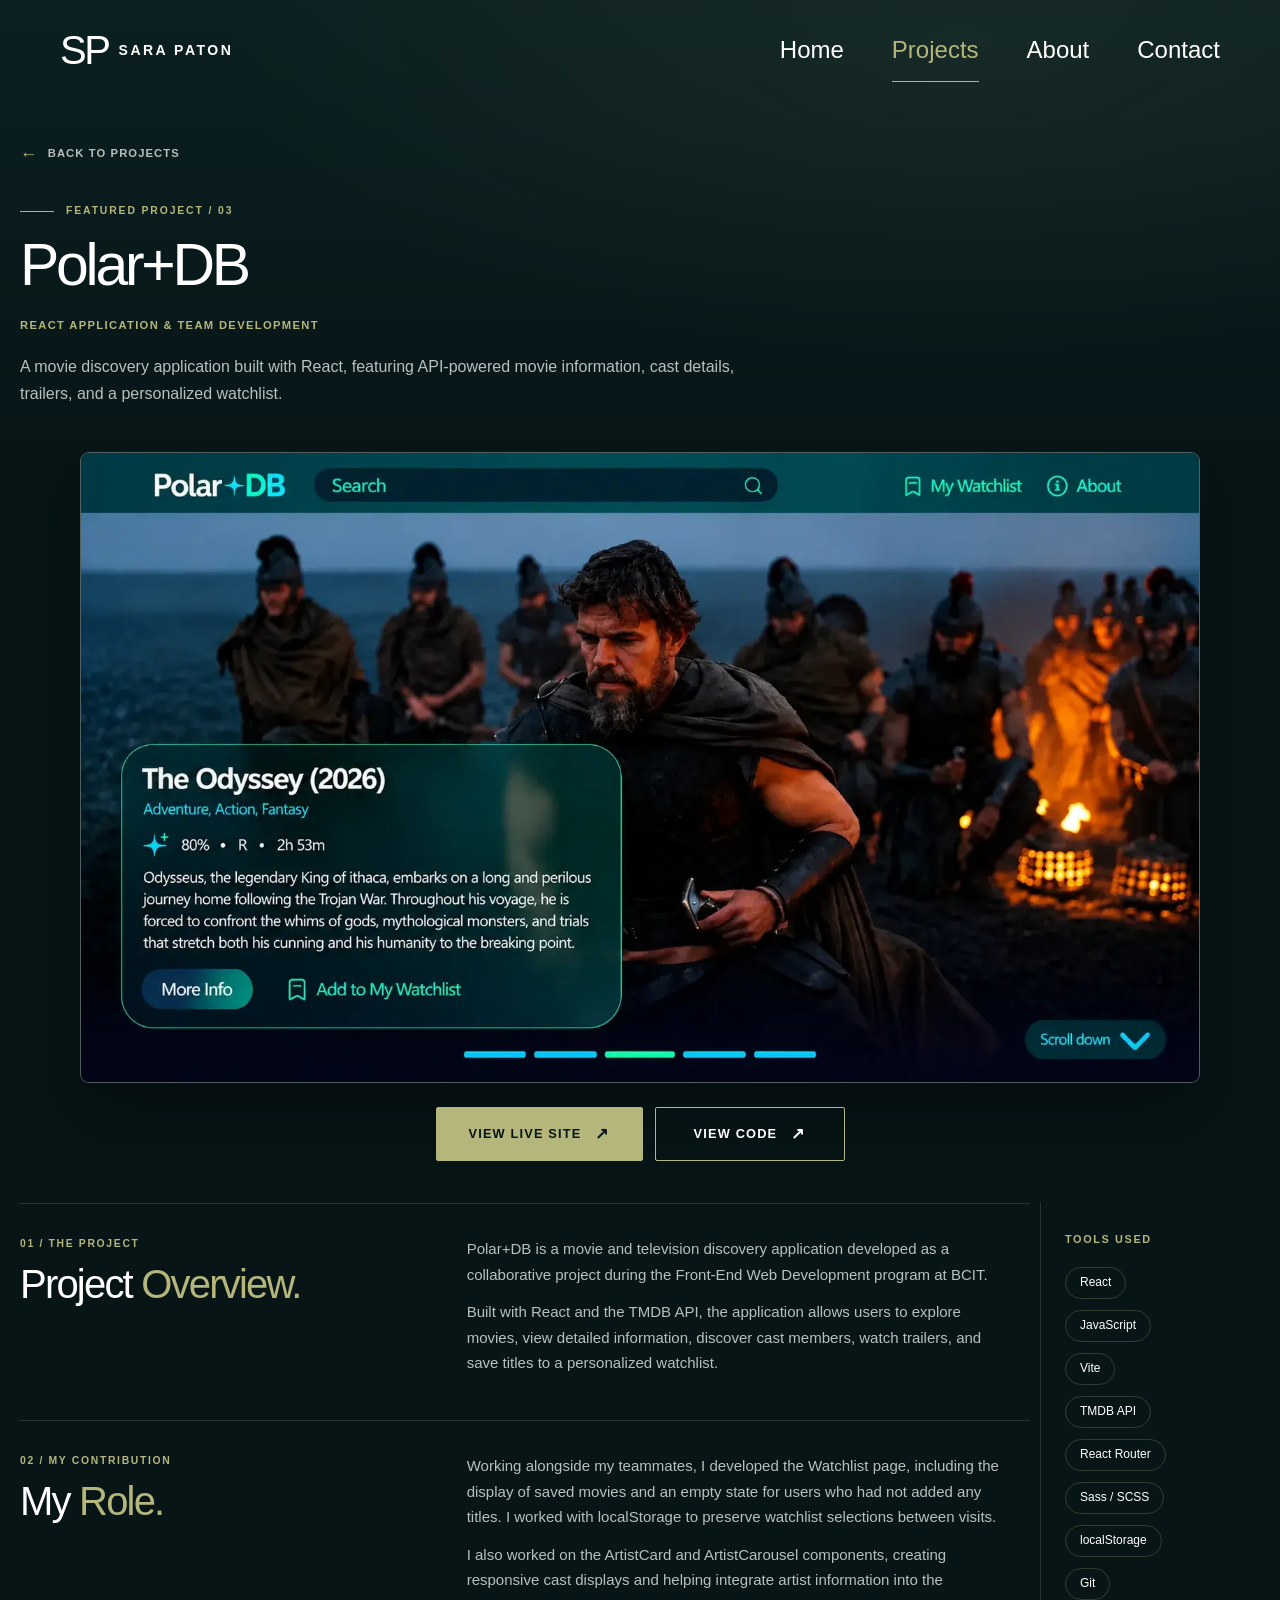
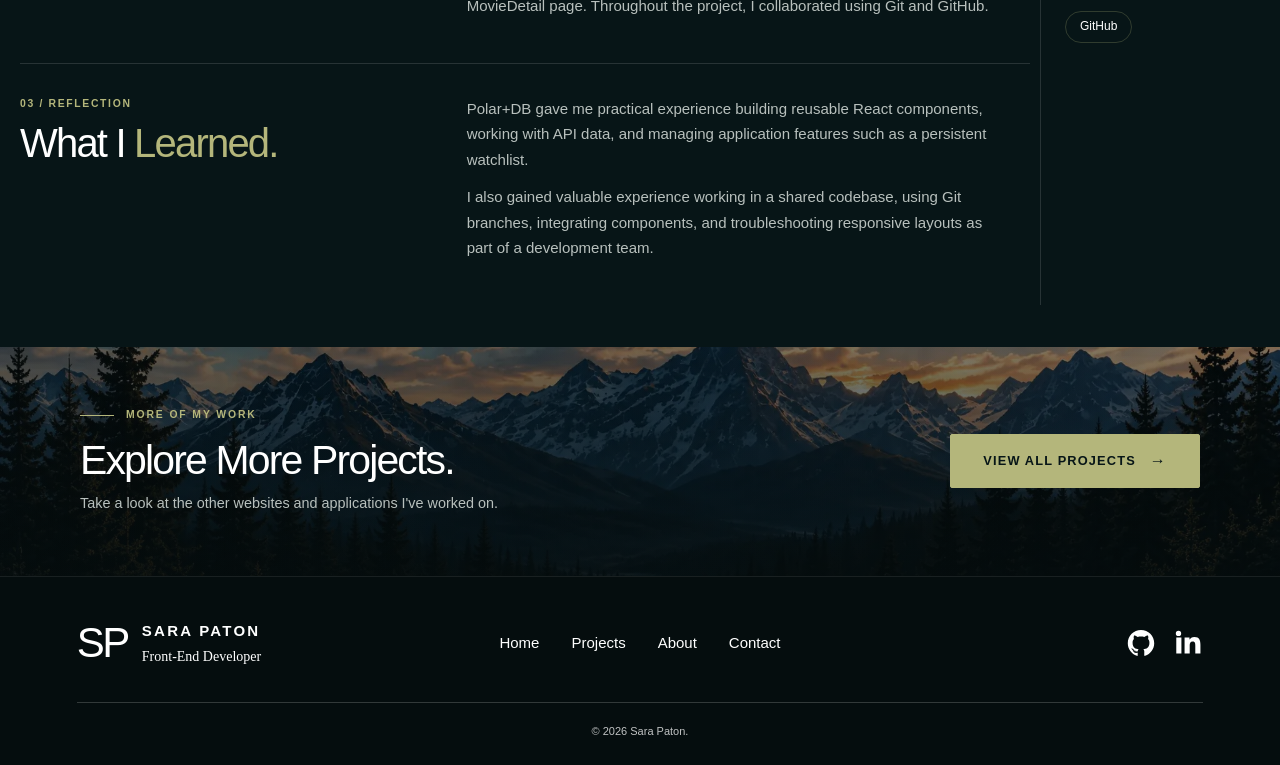
<file: polar-db-project.html>
<!doctype html>
<html lang="en">
  <head>
    <meta charset="UTF-8" />
    <meta name="viewport" content="width=device-width, initial-scale=1.0" />

    <meta
      name="description"
      content="Explore Polar+DB, a React movie discovery application featuring API-powered content, movie details, artist information, and a personalized watchlist. A team project featuring front-end development contributions by Sara Paton."
    />

    <title>Polar+DB | Sara Paton</title>

    <!-- Social Media Link Preview -->
    <meta property="og:type" content="website" />
    <meta property="og:title" content="POLAR+DB | Sara Paton" />
    <meta
      property="og:description"
      content="Explore POLAR+DB, a React movie discovery application featuring API-powered content, movie details, artist information, and a personalized watchlist. A collaborative project featuring Sara Paton's contributions."
    />
    <meta
      property="og:url"
      content="https://sarapaton.com/polar-db-project.html"
    />
    <meta
      property="og:image"
      content="https://sarapaton.com/images/polar-db-preview.jpg"
    />
    <meta property="og:image:width" content="1200" />
    <meta property="og:image:height" content="630" />
    <meta
      property="og:image:alt"
      content="POLAR+DB movie discovery application project cover featuring the POLAR+DB logo"
    />

    <meta name="twitter:card" content="summary_large_image" />

    <!-- Favicon -->
    <link rel="icon" type="image/svg+xml" href="./favicon.svg" />

    <!-- Stylesheet -->
    <link rel="stylesheet" href="project-detail.css" />
  </head>

  <body>
    <!-- Header -->
    <header class="site-header">
      <a href="index.html" class="brand" aria-label="Sara Paton Home">
        <span class="brand-mark">SP</span>
        <span class="brand-name">SARA PATON</span>
      </a>

      <nav class="main-nav" aria-label="Main navigation">
        <a href="index.html">Home</a>
        <a href="projects.html" class="active" aria-current="page">Projects</a>
        <a href="about.html">About</a>
        <a href="index.html#contact">Contact</a>
      </nav>
    </header>

    <main id="main-content">
      <!-- Project hero -->
      <section class="detail-hero" aria-labelledby="project-title">
        <div class="detail-hero-inner">
          <a href="projects.html" class="back-link">
            <span aria-hidden="true">←</span>
            Back to Projects
          </a>

          <div class="section-eyebrow">
            <span class="eyebrow-line" aria-hidden="true"></span>
            Featured Project / 03
          </div>

          <h1 id="project-title">Polar+DB</h1>
          <p class="detail-subtitle">
            React Application &amp; Team Development
          </p>
          <p class="detail-intro">
            A movie discovery application built with React, featuring
            API-powered movie information, cast details, trailers, and a
            personalized watchlist.
          </p>
        </div>
      </section>

      <!-- Project preview -->
      <section class="featured-preview" aria-label="Project preview">
        <div class="featured-preview-inner">
          <div class="featured-image-frame">
            <img
              src="./images/polar-db-project.webp"
              alt="Polar+DB React movie discovery website"
              loading="eager"
              fetchpriority="high"
            />
          </div>

          <div class="featured-preview-bottom">
            <div class="project-external-links">
              <a
                href="https://sarapaton.com/polar-db/"
                class="btn btn-primary"
                target="_blank"
                rel="noopener noreferrer"
              >
                View Live Site
                <span aria-hidden="true">↗</span>
              </a>

              <a
                href="https://github.com/francescalulo/polar-db"
                class="btn btn-secondary"
                target="_blank"
                rel="noopener noreferrer"
              >
                View Code
                <span aria-hidden="true">↗</span>
              </a>
            </div>
          </div>
        </div>
      </section>

      <!-- Project information -->
      <section class="project-details" aria-label="Project information">
        <div class="detail-container">
          <div class="project-details-grid">
            <div class="project-details-content">
              <div class="project-detail-row project-detail-row--first">
                <div class="project-detail-heading">
                  <span class="project-detail-label">01 / THE PROJECT</span>
                  <h2>Project <span>Overview.</span></h2>
                </div>

                <div class="project-detail-description">
                  <p>
                    Polar+DB is a movie and television discovery application
                    developed as a collaborative project during the Front-End
                    Web Development program at BCIT.
                  </p>
                  <p>
                    Built with React and the TMDB API, the application allows
                    users to explore movies, view detailed information, discover
                    cast members, watch trailers, and save titles to a
                    personalized watchlist.
                  </p>
                </div>
              </div>

              <div class="project-detail-row">
                <div class="project-detail-heading">
                  <span class="project-detail-label">02 / MY CONTRIBUTION</span>
                  <h2>My <span>Role.</span></h2>
                </div>

                <div class="project-detail-description">
                  <p>
                    Working alongside my teammates, I developed the Watchlist
                    page, including the display of saved movies and an empty
                    state for users who had not added any titles. I worked with
                    localStorage to preserve watchlist selections between
                    visits.
                  </p>
                  <p>
                    I also worked on the ArtistCard and ArtistCarousel
                    components, creating responsive cast displays and helping
                    integrate artist information into the MovieDetail page.
                    Throughout the project, I collaborated using Git and GitHub.
                  </p>
                </div>
              </div>

              <div class="project-detail-row project-detail-row--last">
                <div class="project-detail-heading">
                  <span class="project-detail-label">03 / REFLECTION</span>
                  <h2>What I <span>Learned.</span></h2>
                </div>

                <div class="project-detail-description">
                  <p>
                    Polar+DB gave me practical experience building reusable
                    React components, working with API data, and managing
                    application features such as a persistent watchlist.
                  </p>
                  <p>
                    I also gained valuable experience working in a shared
                    codebase, using Git branches, integrating components, and
                    troubleshooting responsive layouts as part of a development
                    team.
                  </p>
                </div>
              </div>
            </div>

            <!-- Tools -->
            <aside class="project-tools" aria-labelledby="tools-heading">
              <h2 class="project-tools-heading" id="tools-heading">
                TOOLS USED
              </h2>

              <ul class="project-tools-list">
                <li><span class="project-tool-pill">React</span></li>
                <li><span class="project-tool-pill">JavaScript</span></li>
                <li><span class="project-tool-pill">Vite</span></li>
                <li><span class="project-tool-pill">TMDB API</span></li>
                <li><span class="project-tool-pill">React Router</span></li>
                <li><span class="project-tool-pill">Sass / SCSS</span></li>
                <li><span class="project-tool-pill">localStorage</span></li>
                <li><span class="project-tool-pill">Git</span></li>
                <li><span class="project-tool-pill">GitHub</span></li>
              </ul>
            </aside>
          </div>
        </div>
      </section>

      <!-- More projects -->
      <section class="detail-bottom-cta" aria-labelledby="more-projects-title">
        <div class="detail-bottom-overlay" aria-hidden="true"></div>

        <div class="detail-bottom-content">
          <div>
            <div class="section-eyebrow">
              <span class="eyebrow-line" aria-hidden="true"></span>
              More of My Work
            </div>

            <h2 id="more-projects-title">Explore More Projects.</h2>
            <p>
              Take a look at the other websites and applications I've worked on.
            </p>
          </div>

          <a href="projects.html" class="btn btn-primary">
            View All Projects
            <span aria-hidden="true">→</span>
          </a>
        </div>
      </section>
    </main>

    <!-- Footer -->
    <footer class="site-footer">
      <div class="footer-main">
        <div class="footer-brand">
          <span class="footer-brand-mark">SP</span>

          <div class="footer-brand-text">
            <p class="footer-name">SARA PATON</p>
            <p class="footer-title">Front-End Developer</p>
          </div>
        </div>

        <nav class="footer-nav" aria-label="Footer navigation">
          <a href="index.html">Home</a>
          <a href="projects.html">Projects</a>
          <a href="about.html">About</a>
          <a href="index.html#contact">Contact</a>
        </nav>

        <div class="footer-socials">
          <a
            href="https://github.com/Sara-Paton"
            class="social-link"
            aria-label="GitHub"
            target="_blank"
            rel="noopener noreferrer"
          >
            <img
              src="./images/icons/github-original.svg"
              alt=""
              width="28"
              height="28"
            />
          </a>

          <a
            href="https://www.linkedin.com/in/sarapaton/"
            class="social-link"
            aria-label="LinkedIn"
            target="_blank"
            rel="noopener noreferrer"
          >
            <img
              src="./images/icons/linkedin.svg"
              alt=""
              width="28"
              height="28"
            />
          </a>
        </div>
      </div>

      <div class="footer-divider"></div>
      <p class="copyright">© 2026 Sara Paton.</p>
    </footer>

    <!-- Mobile navigation -->
    <nav class="mobile-bottom-nav" aria-label="Mobile navigation">
      <a href="index.html">
        <svg
          viewBox="0 0 24 24"
          fill="none"
          stroke="currentColor"
          stroke-width="1.8"
          stroke-linecap="round"
          stroke-linejoin="round"
          aria-hidden="true"
        >
          <path d="m3 10 9-7 9 7"></path>
          <path d="M5 9v12h14V9"></path>
          <path d="M9 21v-7h6v7"></path>
        </svg>
        <span>Home</span>
      </a>

      <a href="projects.html" class="active" aria-current="page">
        <svg
          viewBox="0 0 24 24"
          fill="none"
          stroke="currentColor"
          stroke-width="1.8"
          stroke-linecap="round"
          stroke-linejoin="round"
          aria-hidden="true"
        >
          <rect x="3" y="3" width="7" height="7"></rect>
          <rect x="14" y="3" width="7" height="7"></rect>
          <rect x="3" y="14" width="7" height="7"></rect>
          <rect x="14" y="14" width="7" height="7"></rect>
        </svg>
        <span>Projects</span>
      </a>

      <a href="about.html">
        <svg
          viewBox="0 0 24 24"
          fill="none"
          stroke="currentColor"
          stroke-width="1.8"
          stroke-linecap="round"
          stroke-linejoin="round"
          aria-hidden="true"
        >
          <circle cx="12" cy="8" r="4"></circle>
          <path d="M4 21c0-4 3.6-7 8-7s8 3 8 7"></path>
        </svg>
        <span>About</span>
      </a>

      <a href="index.html#contact">
        <svg
          viewBox="0 0 24 24"
          fill="none"
          stroke="currentColor"
          stroke-width="1.8"
          stroke-linecap="round"
          stroke-linejoin="round"
          aria-hidden="true"
        >
          <rect x="3" y="5" width="18" height="14" rx="1"></rect>
          <path d="m3 7 9 6 9-6"></path>
        </svg>
        <span>Contact</span>
      </a>
    </nav>

    <script src="./script.js"></script>
  </body>
</html>
</file>
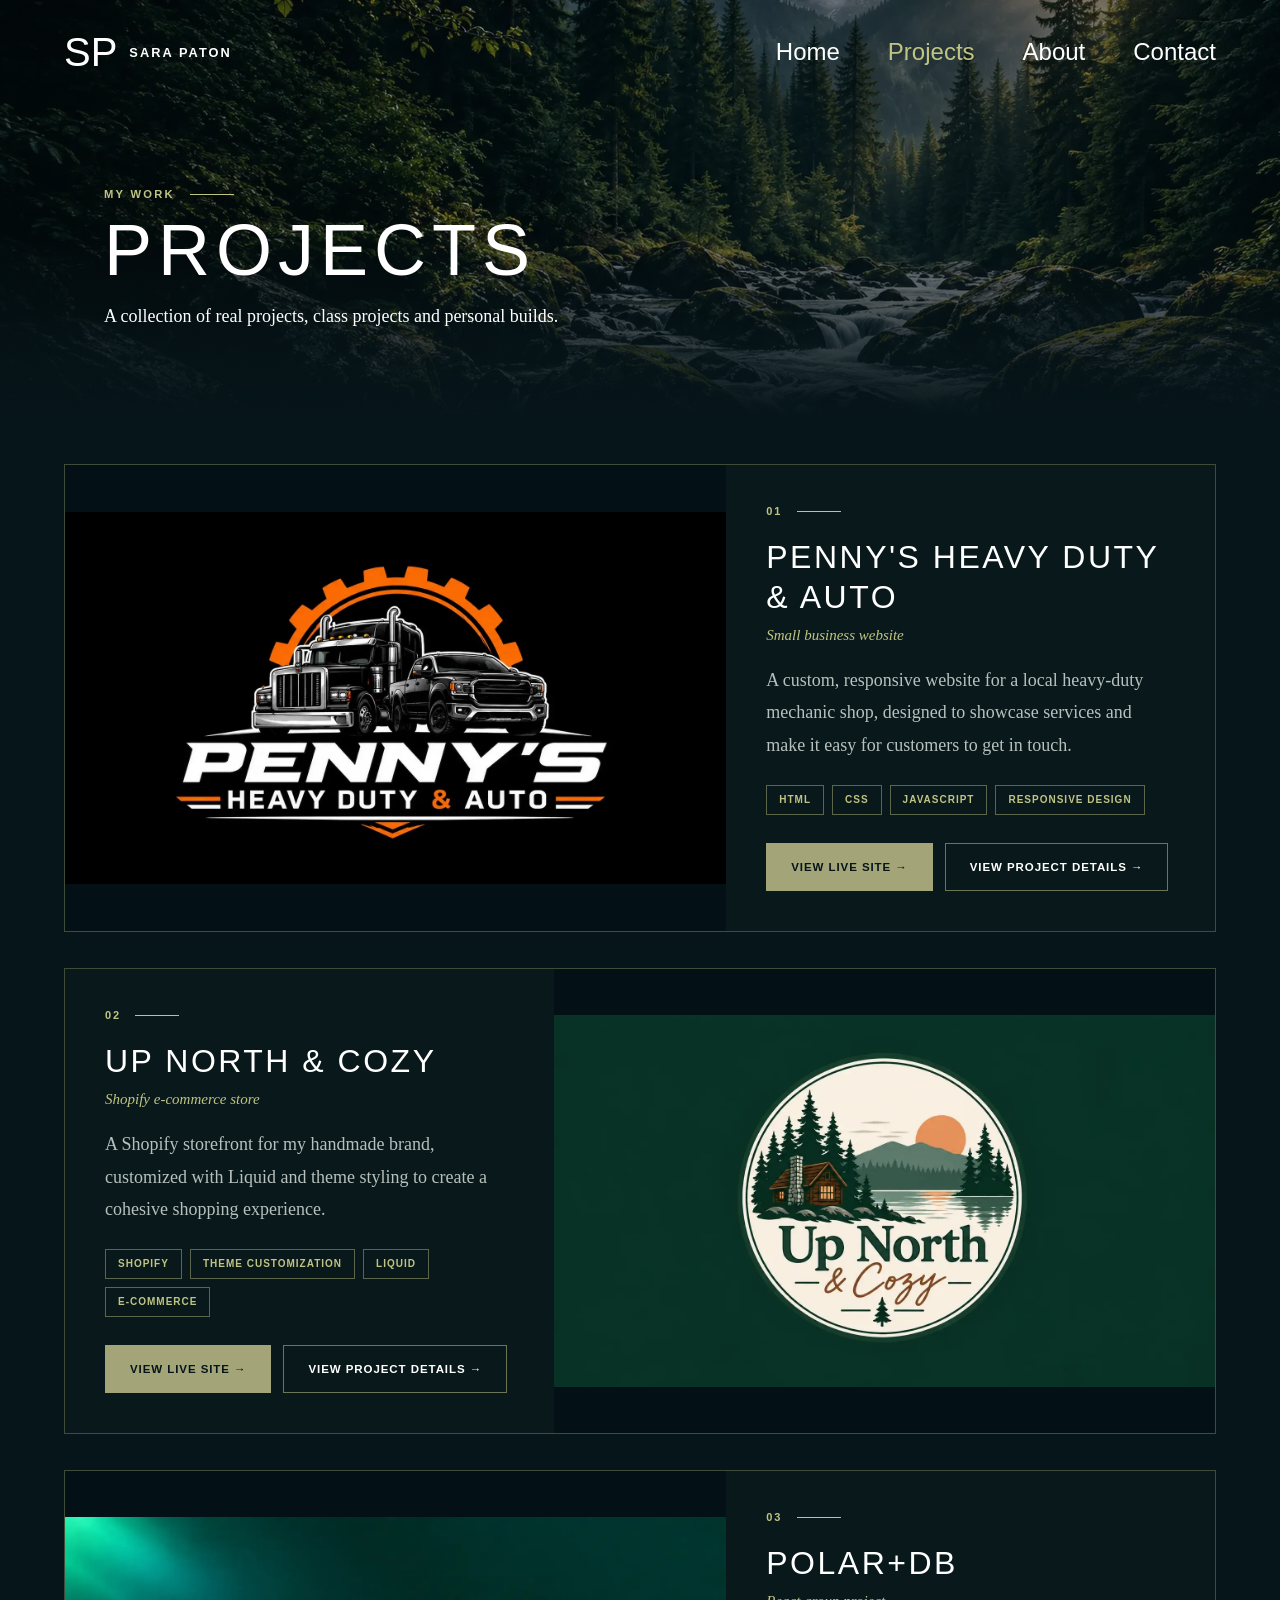
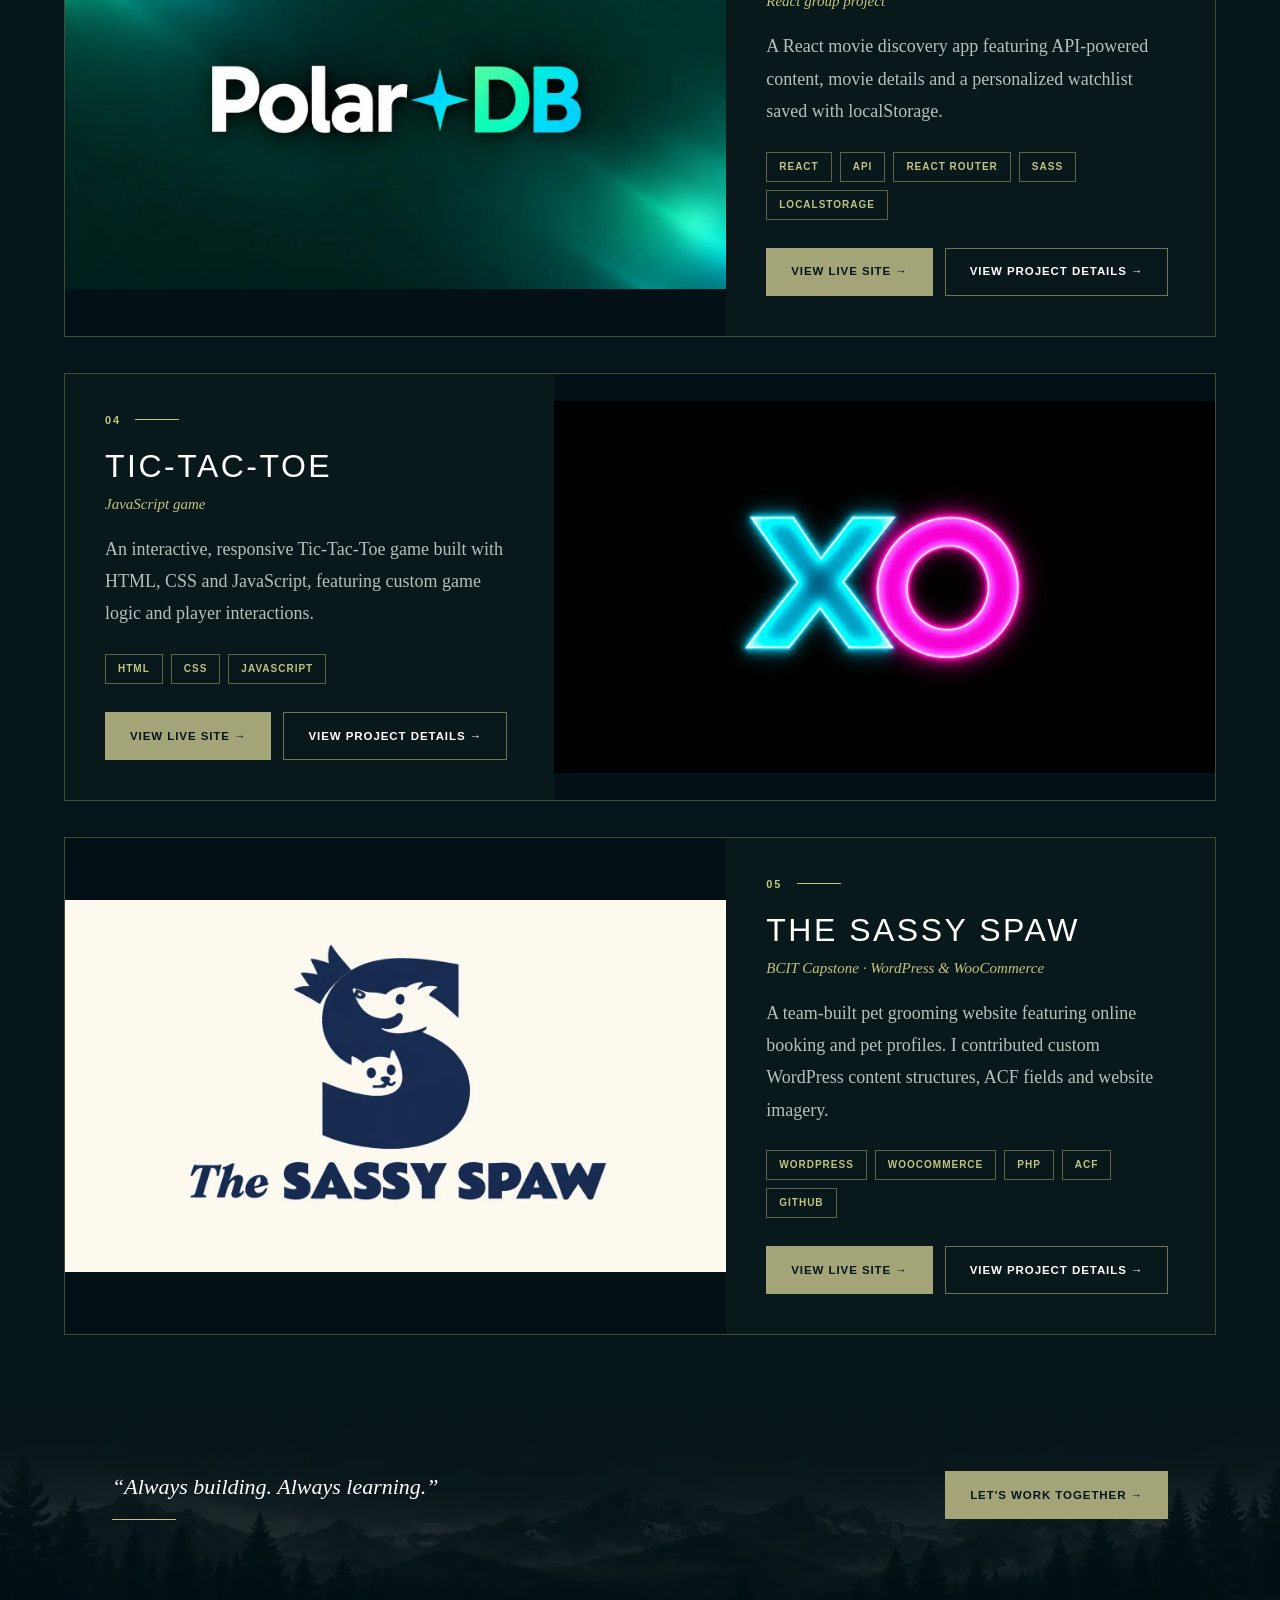
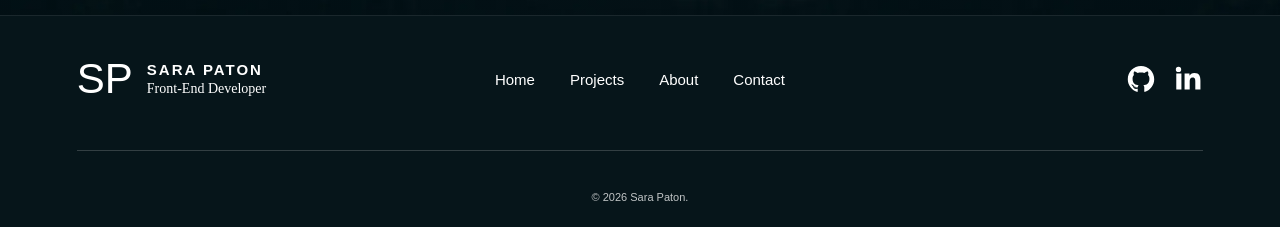
<file: projects.html>
<!doctype html>
<html lang="en">
  <head>
    <meta charset="UTF-8" />
    <meta name="viewport" content="width=device-width, initial-scale=1.0" />

    <title>Projects | Sara Paton - Front-End Developer</title>
    <meta
      name="description"
      content="Explore front-end development projects by Sara Paton, featuring HTML, CSS, JavaScript, React, WordPress, Shopify, and eCommerce website development."
    />

    <!-- Social Media Link Preview -->
    <meta property="og:type" content="website" />
    <meta property="og:title" content="Projects | Sara Paton" />
    <meta
      property="og:description"
      content="Explore Sara Paton's front-end development projects, including real websites, class projects, and personal builds."
    />
    <meta property="og:url" content="https://sarapaton.com/projects.html" />
    <meta
      property="og:image"
      content="https://sarapaton.com/images/projects-preview.jpg"
    />
    <meta property="og:image:width" content="1200" />
    <meta property="og:image:height" content="630" />
    <meta
      property="og:image:alt"
      content="Sara Paton Projects portfolio cover featuring a forest and creek"
    />

    <meta name="twitter:card" content="summary_large_image" />

    <!-- Favicon -->
    <link rel="icon" type="image/svg+xml" href="./favicon.svg" />

    <!-- Stylesheet -->
    <link rel="stylesheet" href="projects.css" />
  </head>

  <body>
    <!-- Header and hero -->
    <section class="projects-hero" id="projects-top">
      <header class="site-header">
        <a href="index.html" class="brand" aria-label="Sara Paton home">
          <span class="brand-mark">SP</span>
          <span class="brand-name">SARA PATON</span>
        </a>

        <nav class="main-nav" aria-label="Main navigation">
          <a href="index.html">Home</a>
          <a href="projects.html" class="active" aria-current="page"
            >Projects</a
          >
          <a href="about.html">About</a>
          <a href="index.html#contact">Contact</a>
        </nav>
      </header>

      <div class="projects-hero-content">
        <div class="section-heading-small">
          <span>MY WORK</span>
          <span class="heading-line" aria-hidden="true"></span>
        </div>

        <h1>PROJECTS</h1>

        <p>
          A collection of real projects, class projects and personal builds.
        </p>
      </div>
    </section>

    <main>
      <!-- Projects -->
      <section
        class="projects-page-section"
        id="projects"
        aria-label="Portfolio projects"
      >
        <!-- Penny's Heavy Duty & Auto -->
        <article
          class="project-row project-layout-left reveal-from-left"
          id="pennys-project"
        >
          <div class="project-image">
            <img
              src="./images/pennys-project-cover.webp"
              alt="Penny's Heavy Duty and Auto logo on a black background"
              width="1600"
              height="900"
            />
          </div>

          <div class="project-info">
            <div class="project-number">
              <span>01</span>
              <span class="project-number-line" aria-hidden="true"></span>
            </div>

            <h2>PENNY'S HEAVY DUTY &amp; AUTO</h2>
            <p class="project-type">Small business website</p>

            <p class="project-description">
              A custom, responsive website for a local heavy-duty mechanic shop,
              designed to showcase services and make it easy for customers to
              get in touch.
            </p>

            <div class="project-tech-list" aria-label="Technologies used">
              <span class="project-tech">HTML</span>
              <span class="project-tech">CSS</span>
              <span class="project-tech">JavaScript</span>
              <span class="project-tech">Responsive Design</span>
            </div>

            <div class="project-actions">
              <a
                href="https://pennyshdauto.ca/"
                class="btn btn-primary"
                target="_blank"
                rel="noopener noreferrer"
              >
                VIEW LIVE SITE →
              </a>

              <a href="pennys-project.html" class="btn btn-secondary">
                VIEW PROJECT DETAILS →
              </a>
            </div>
          </div>
        </article>

        <!-- Up North & Cozy -->
        <article
          class="project-row project-layout-right reveal-from-right"
          id="up-north-cozy-project"
        >
          <div class="project-image">
            <img
              src="./images/up-north-and-cozy-project-cover.webp"
              alt="Up North and Cozy logo on a forest-green background"
              width="1600"
              height="900"
              loading="lazy"
            />
          </div>

          <div class="project-info">
            <div class="project-number">
              <span>02</span>
              <span class="project-number-line" aria-hidden="true"></span>
            </div>

            <h2>UP NORTH &amp; COZY</h2>
            <p class="project-type">Shopify e-commerce store</p>

            <p class="project-description">
              A Shopify storefront for my handmade brand, customized with Liquid
              and theme styling to create a cohesive shopping experience.
            </p>

            <div class="project-tech-list" aria-label="Technologies used">
              <span class="project-tech">Shopify</span>
              <span class="project-tech">Theme Customization</span>
              <span class="project-tech">Liquid</span>
              <span class="project-tech">E-commerce</span>
            </div>

            <div class="project-actions">
              <button
                type="button"
                class="btn btn-primary"
                id="open-shopify-modal"
                aria-haspopup="dialog"
                aria-controls="shopify-modal"
              >
                VIEW LIVE SITE →
              </button>

              <a href="up-north-cozy-project.html" class="btn btn-secondary">
                VIEW PROJECT DETAILS →
              </a>
            </div>
          </div>
        </article>

        <!-- Polar+DB -->
        <article
          class="project-row project-layout-left reveal-from-left"
          id="polar-db-project"
        >
          <div class="project-image">
            <img
              src="./images/polar-db-project-cover.webp"
              alt="Polar+DB logo on a dark green background"
              width="1600"
              height="900"
              loading="lazy"
            />
          </div>

          <div class="project-info">
            <div class="project-number">
              <span>03</span>
              <span class="project-number-line" aria-hidden="true"></span>
            </div>

            <h2>POLAR+DB</h2>
            <p class="project-type">React group project</p>

            <p class="project-description">
              A React movie discovery app featuring API-powered content, movie
              details and a personalized watchlist saved with localStorage.
            </p>

            <div class="project-tech-list" aria-label="Technologies used">
              <span class="project-tech">React</span>
              <span class="project-tech">API</span>
              <span class="project-tech">React Router</span>
              <span class="project-tech">Sass</span>
              <span class="project-tech">localStorage</span>
            </div>

            <div class="project-actions">
              <a
                href="https://sarapaton.com/polar-db/"
                class="btn btn-primary"
                target="_blank"
                rel="noopener noreferrer"
              >
                VIEW LIVE SITE →
              </a>

              <a href="polar-db-project.html" class="btn btn-secondary">
                VIEW PROJECT DETAILS →
              </a>
            </div>
          </div>
        </article>

        <!-- Tic-Tac-Toe -->
        <article
          class="project-row project-layout-right reveal-from-right"
          id="tic-tac-toe-project"
        >
          <div class="project-image">
            <img
              src="./images/tic-tac-toe-project-cover.webp"
              alt="Neon blue X and pink O on a black background"
              width="1600"
              height="900"
              loading="lazy"
            />
          </div>

          <div class="project-info">
            <div class="project-number">
              <span>04</span>
              <span class="project-number-line" aria-hidden="true"></span>
            </div>

            <h2>TIC-TAC-TOE</h2>
            <p class="project-type">JavaScript game</p>

            <p class="project-description">
              An interactive, responsive Tic-Tac-Toe game built with HTML, CSS
              and JavaScript, featuring custom game logic and player
              interactions.
            </p>

            <div class="project-tech-list" aria-label="Technologies used">
              <span class="project-tech">HTML</span>
              <span class="project-tech">CSS</span>
              <span class="project-tech">JavaScript</span>
            </div>

            <div class="project-actions">
              <a
                href="https://sarapaton.com/tic-tac-toe/"
                class="btn btn-primary"
                target="_blank"
                rel="noopener noreferrer"
              >
                VIEW LIVE SITE →
              </a>

              <a href="tic-tac-toe-project.html" class="btn btn-secondary">
                VIEW PROJECT DETAILS →
              </a>
            </div>
          </div>
        </article>

        <!-- The Sassy Spaw -->
        <article
          class="project-row project-layout-left reveal-from-left"
          id="capstone-project"
        >
          <div class="project-image">
            <img
              src="./images/sassy-spaw-project-cover.webp"
              alt="The Sassy Spaw logo on a cream background"
              width="1600"
              height="900"
              loading="lazy"
            />
          </div>

          <div class="project-info">
            <div class="project-number">
              <span>05</span>
              <span class="project-number-line" aria-hidden="true"></span>
            </div>

            <h2>THE SASSY SPAW</h2>
            <p class="project-type">
              BCIT Capstone · WordPress &amp; WooCommerce
            </p>

            <p class="project-description">
              A team-built pet grooming website featuring online booking and pet
              profiles. I contributed custom WordPress content structures, ACF
              fields and website imagery.
            </p>

            <div class="project-tech-list" aria-label="Technologies used">
              <span class="project-tech">WordPress</span>
              <span class="project-tech">WooCommerce</span>
              <span class="project-tech">PHP</span>
              <span class="project-tech">ACF</span>
              <span class="project-tech">GitHub</span>
            </div>

            <div class="project-actions">
              <a
                href="https://sassyspaw.bcitwebdeveloper.ca/"
                class="btn btn-primary"
                target="_blank"
                rel="noopener noreferrer"
              >
                VIEW LIVE SITE →
              </a>

              <a href="sassy-spaw-project.html" class="btn btn-secondary">
                VIEW PROJECT DETAILS →
              </a>
            </div>
          </div>
        </article>
      </section>

      <!-- Contact CTA -->
      <section class="projects-cta" id="projects-contact">
        <div class="projects-cta-overlay" aria-hidden="true"></div>

        <div class="projects-cta-content">
          <div class="projects-cta-message">
            <p>“Always building. Always learning.”</p>
            <span class="projects-cta-line" aria-hidden="true"></span>
          </div>

          <a href="mailto:paton.sara22@gmail.com" class="btn btn-primary">
            LET'S WORK TOGETHER →
          </a>
        </div>
      </section>
    </main>

    <!-- Footer -->
    <footer class="site-footer">
      <div class="footer-main">
        <div class="footer-brand">
          <span class="footer-brand-mark">SP</span>

          <div>
            <p class="footer-name">SARA PATON</p>
            <p class="footer-title">Front-End Developer</p>
          </div>
        </div>

        <nav class="footer-nav" aria-label="Footer navigation">
          <a href="index.html">Home</a>
          <a href="projects.html">Projects</a>
          <a href="about.html">About</a>
          <a href="index.html#contact">Contact</a>
        </nav>

        <div class="footer-socials">
          <a
            href="https://github.com/Sara-Paton"
            class="social-link"
            aria-label="GitHub"
            target="_blank"
            rel="noopener noreferrer"
          >
            <img
              src="./images/icons/github-original.svg"
              alt=""
              width="28"
              height="28"
            />
          </a>

          <a
            href="https://www.linkedin.com/in/sarapaton/"
            class="social-link"
            aria-label="LinkedIn"
            target="_blank"
            rel="noopener noreferrer"
          >
            <img
              src="./images/icons/linkedin.svg"
              alt=""
              width="28"
              height="28"
            />
          </a>
        </div>
      </div>

      <div class="footer-divider" aria-hidden="true"></div>
      <p class="copyright">© 2026 Sara Paton.</p>
    </footer>

    <!-- Mobile navigation -->
    <nav class="mobile-bottom-nav" aria-label="Mobile navigation">
      <a href="index.html" class="mobile-nav-link">
        <svg viewBox="0 0 24 24" aria-hidden="true">
          <path
            d="M3 11.5L12 4l9 7.5M5.5 10v10h13V10M9.5 20v-6h5v6"
            fill="none"
            stroke="currentColor"
            stroke-width="2"
            stroke-linecap="round"
            stroke-linejoin="round"
          />
        </svg>
        <span>Home</span>
      </a>

      <a
        href="projects.html"
        class="mobile-nav-link active"
        aria-current="page"
      >
        <svg viewBox="0 0 24 24" aria-hidden="true">
          <path
            d="M3 7h7l2 2h9v10H3V7Z"
            fill="none"
            stroke="currentColor"
            stroke-width="2"
            stroke-linecap="round"
            stroke-linejoin="round"
          />
        </svg>
        <span>Projects</span>
      </a>

      <a href="about.html" class="mobile-nav-link">
        <svg viewBox="0 0 24 24" aria-hidden="true">
          <circle
            cx="12"
            cy="8"
            r="4"
            fill="none"
            stroke="currentColor"
            stroke-width="2"
          />
          <path
            d="M4.5 21c.7-4 3.2-6 7.5-6s6.8 2 7.5 6"
            fill="none"
            stroke="currentColor"
            stroke-width="2"
            stroke-linecap="round"
          />
        </svg>
        <span>About</span>
      </a>

      <a href="index.html#contact" class="mobile-nav-link">
        <svg viewBox="0 0 24 24" aria-hidden="true">
          <rect
            x="3"
            y="5"
            width="18"
            height="14"
            rx="2"
            fill="none"
            stroke="currentColor"
            stroke-width="2"
          />
          <path
            d="m4 7 8 6 8-6"
            fill="none"
            stroke="currentColor"
            stroke-width="2"
            stroke-linecap="round"
            stroke-linejoin="round"
          />
        </svg>
        <span>Contact</span>
      </a>
    </nav>

    <!-- Shopify store modal -->
    <div
      class="store-modal"
      id="shopify-modal"
      role="dialog"
      aria-modal="true"
      aria-labelledby="store-modal-title"
      aria-hidden="true"
    >
      <div class="store-modal-box">
        <button
          type="button"
          class="store-modal-close"
          id="close-shopify-modal"
          aria-label="Close popup"
        >
          &times;
        </button>

        <p class="store-modal-eyebrow">LIVE SHOPIFY STORE</p>
        <h2 id="store-modal-title">Up North &amp; Cozy</h2>

        <p class="store-modal-description">
          This store is currently password protected while it is being prepared
          for launch.
        </p>

        <p class="store-password-label">STORE PASSWORD</p>

        <div class="store-password-field">
          <span id="store-password">viewstore</span>
          <button type="button" id="copy-password-button">COPY</button>
        </div>

        <a
          href="https://up-north-and-cozy.myshopify.com/"
          target="_blank"
          rel="noopener noreferrer"
          class="store-continue-btn"
        >
          CONTINUE TO STORE →
        </a>
      </div>
    </div>

    <!-- JavaScript -->
    <script src="script.js"></script>
  </body>
</html>
</file>
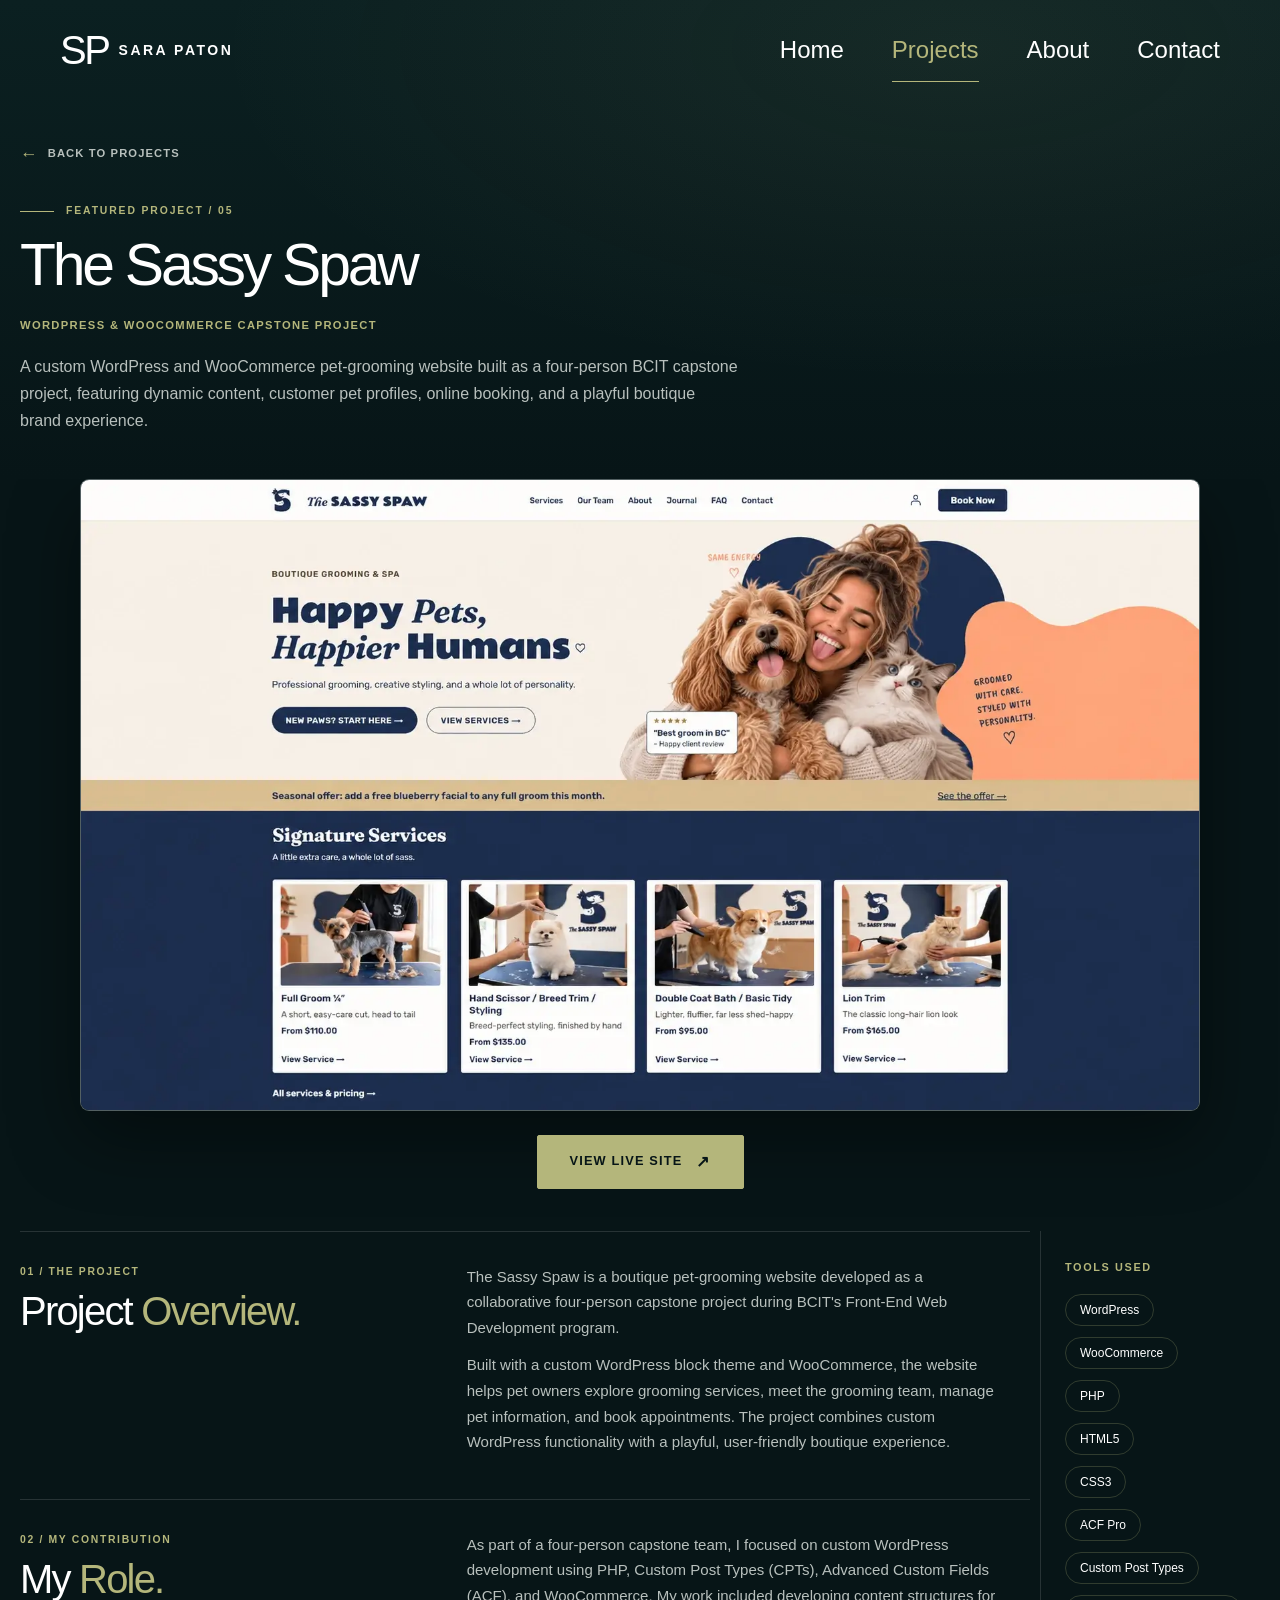
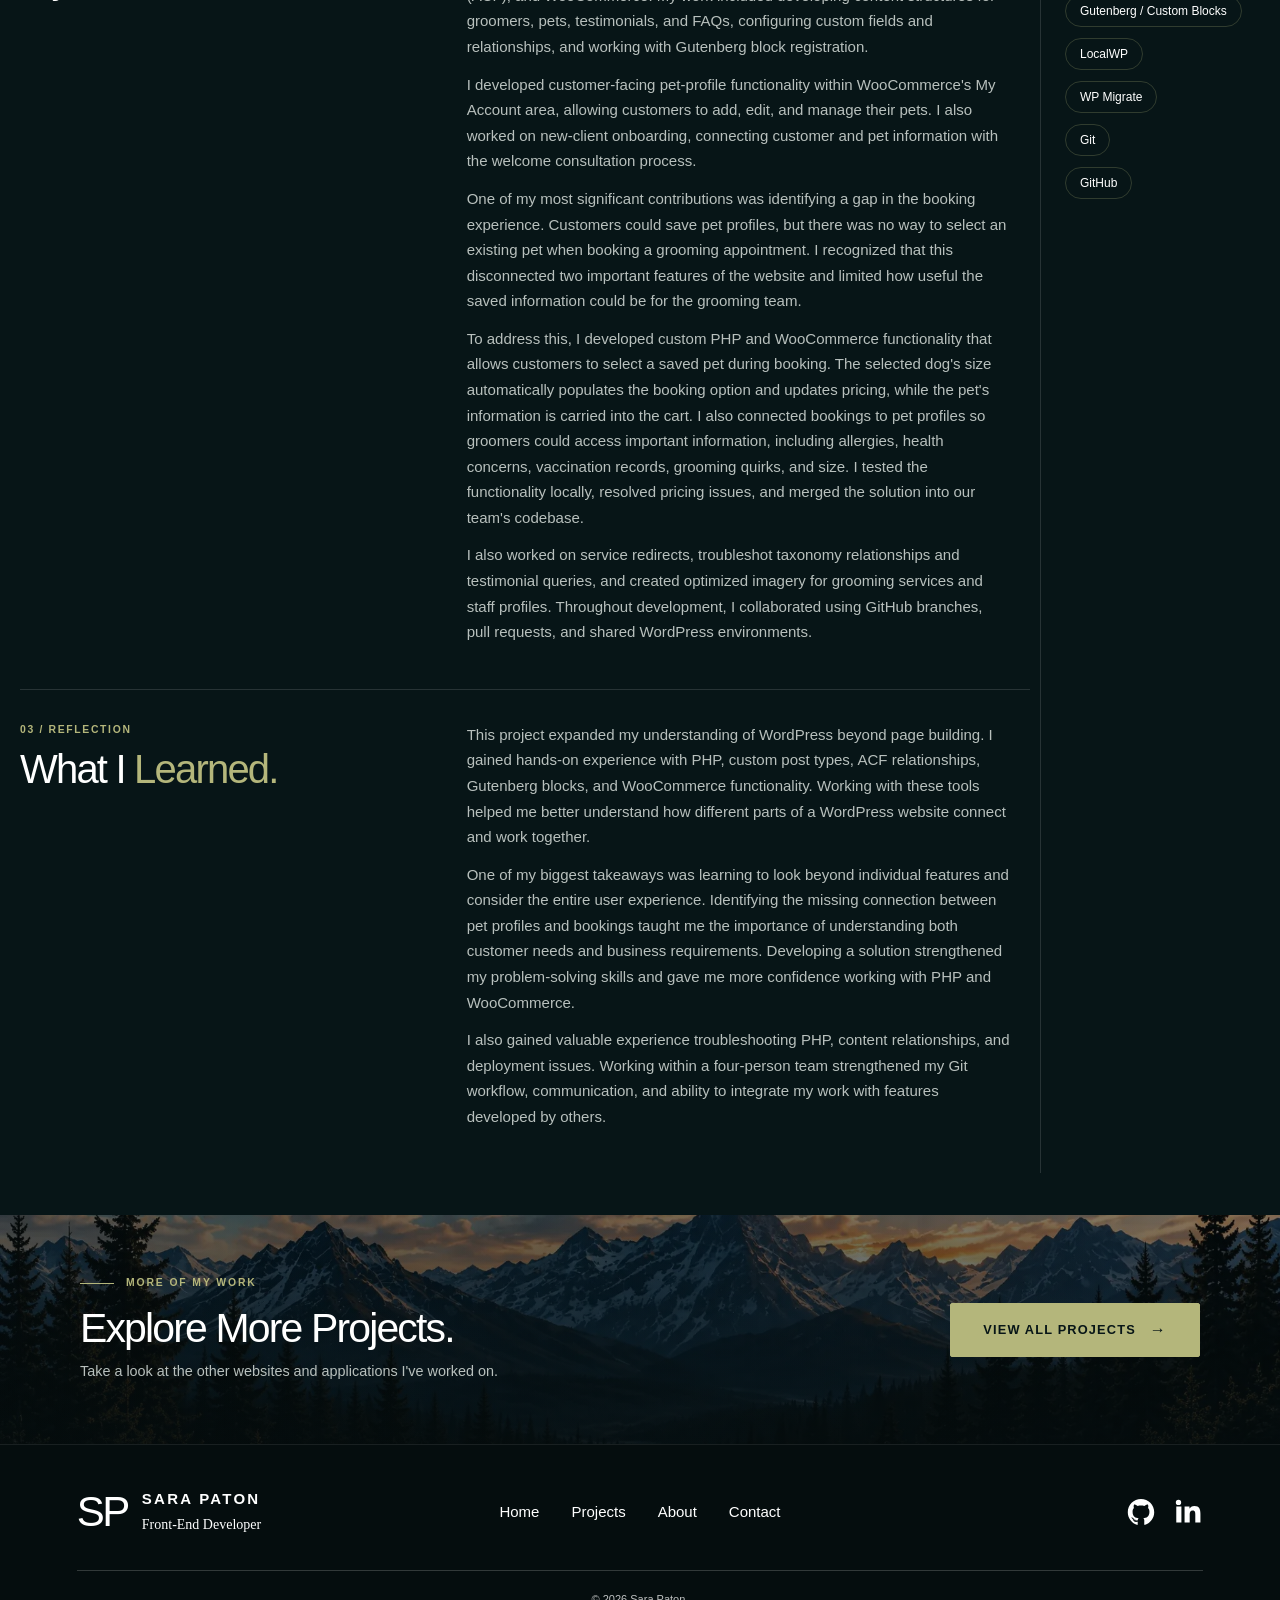
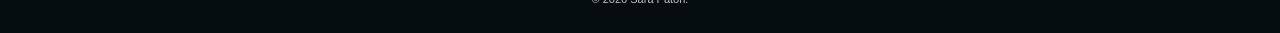
<file: sassy-spaw-project.html>
<!doctype html>
<html lang="en">
  <head>
    <meta charset="UTF-8" />
    <meta name="viewport" content="width=device-width, initial-scale=1.0" />

    <meta
      name="description"
      content="Explore The Sassy Spaw, a custom WordPress and WooCommerce pet grooming website developed as a BCIT Front-End Web Development capstone project, featuring contributions by Sara Paton."
    />

    <title>The Sassy Spaw | Sara Paton</title>

    <!-- Social Media Link Preview -->
    <meta property="og:type" content="website" />
    <meta property="og:title" content="The Sassy Spaw | Sara Paton" />
    <meta
      property="og:description"
      content="Explore The Sassy Spaw, a WordPress and WooCommerce pet grooming website developed as a BCIT capstone project, featuring contributions by Sara Paton."
    />
    <meta
      property="og:url"
      content="https://sarapaton.com/sassy-spaw-project.html"
    />
    <meta
      property="og:image"
      content="https://sarapaton.com/images/sassy-spaw-preview.jpg"
    />
    <meta property="og:image:width" content="1200" />
    <meta property="og:image:height" content="630" />
    <meta
      property="og:image:alt"
      content="The Sassy Spaw project cover featuring a navy logo on a cream background"
    />

    <meta name="twitter:card" content="summary_large_image" />

    <!-- Favicon -->
    <link rel="icon" type="image/svg+xml" href="./favicon.svg" />

    <!-- Stylesheet -->
    <link rel="stylesheet" href="project-detail.css" />
  </head>

  <body>
    <!-- Header -->
    <header class="site-header">
      <a href="index.html" class="brand" aria-label="Sara Paton Home">
        <span class="brand-mark">SP</span>
        <span class="brand-name">SARA PATON</span>
      </a>

      <nav class="main-nav" aria-label="Main navigation">
        <a href="index.html">Home</a>
        <a href="projects.html" class="active" aria-current="page">Projects</a>
        <a href="about.html">About</a>
        <a href="index.html#contact">Contact</a>
      </nav>
    </header>

    <main id="main-content">
      <!-- Project hero -->
      <section class="detail-hero" aria-labelledby="project-title">
        <div class="detail-hero-inner">
          <a href="projects.html" class="back-link">
            <span aria-hidden="true">←</span>
            Back to Projects
          </a>

          <div class="section-eyebrow">
            <span class="eyebrow-line" aria-hidden="true"></span>
            Featured Project / 05
          </div>

          <h1 id="project-title">The Sassy Spaw</h1>

          <p class="detail-subtitle">
            WordPress &amp; WooCommerce Capstone Project
          </p>

          <p class="detail-intro">
            A custom WordPress and WooCommerce pet-grooming website built as a
            four-person BCIT capstone project, featuring dynamic content,
            customer pet profiles, online booking, and a playful boutique brand
            experience.
          </p>
        </div>
      </section>

      <!-- Project preview -->
      <section class="featured-preview" aria-label="Project preview">
        <div class="featured-preview-inner">
          <div class="featured-image-frame">
            <img
              src="./images/sassy-spaw-project.webp"
              alt="The Sassy Spaw WordPress pet grooming website"
              width="1672"
              height="941"
              loading="eager"
              fetchpriority="high"
            />
          </div>

          <div class="featured-preview-bottom">
            <div class="project-external-links">
              <a
                href="https://sassyspaw.bcitwebdeveloper.ca"
                class="btn btn-primary"
                target="_blank"
                rel="noopener noreferrer"
              >
                View Live Site
                <span aria-hidden="true">↗</span>
              </a>
            </div>
          </div>
        </div>
      </section>

      <!-- Project information -->
      <section class="project-details" aria-label="Project information">
        <div class="detail-container">
          <div class="project-details-grid">
            <div class="project-details-content">
              <div class="project-detail-row project-detail-row--first">
                <div class="project-detail-heading">
                  <span class="project-detail-label">01 / THE PROJECT</span>
                  <h2>Project <span>Overview.</span></h2>
                </div>

                <div class="project-detail-description">
                  <p>
                    The Sassy Spaw is a boutique pet-grooming website developed
                    as a collaborative four-person capstone project during
                    BCIT's Front-End Web Development program.
                  </p>

                  <p>
                    Built with a custom WordPress block theme and WooCommerce,
                    the website helps pet owners explore grooming services, meet
                    the grooming team, manage pet information, and book
                    appointments. The project combines custom WordPress
                    functionality with a playful, user-friendly boutique
                    experience.
                  </p>
                </div>
              </div>

              <div class="project-detail-row">
                <div class="project-detail-heading">
                  <span class="project-detail-label">02 / MY CONTRIBUTION</span>
                  <h2>My <span>Role.</span></h2>
                </div>

                <div class="project-detail-description">
                  <p>
                    As part of a four-person capstone team, I focused on custom
                    WordPress development using PHP, Custom Post Types (CPTs),
                    Advanced Custom Fields (ACF), and WooCommerce. My work
                    included developing content structures for groomers, pets,
                    testimonials, and FAQs, configuring custom fields and
                    relationships, and working with Gutenberg block
                    registration.
                  </p>

                  <p>
                    I developed customer-facing pet-profile functionality within
                    WooCommerce's My Account area, allowing customers to add,
                    edit, and manage their pets. I also worked on new-client
                    onboarding, connecting customer and pet information with the
                    welcome consultation process.
                  </p>

                  <p>
                    One of my most significant contributions was identifying a
                    gap in the booking experience. Customers could save pet
                    profiles, but there was no way to select an existing pet
                    when booking a grooming appointment. I recognized that this
                    disconnected two important features of the website and
                    limited how useful the saved information could be for the
                    grooming team.
                  </p>

                  <p>
                    To address this, I developed custom PHP and WooCommerce
                    functionality that allows customers to select a saved pet
                    during booking. The selected dog's size automatically
                    populates the booking option and updates pricing, while the
                    pet's information is carried into the cart. I also connected
                    bookings to pet profiles so groomers could access important
                    information, including allergies, health concerns,
                    vaccination records, grooming quirks, and size. I tested the
                    functionality locally, resolved pricing issues, and merged
                    the solution into our team's codebase.
                  </p>

                  <p>
                    I also worked on service redirects, troubleshot taxonomy
                    relationships and testimonial queries, and created optimized
                    imagery for grooming services and staff profiles. Throughout
                    development, I collaborated using GitHub branches, pull
                    requests, and shared WordPress environments.
                  </p>
                </div>
              </div>

              <div class="project-detail-row project-detail-row--last">
                <div class="project-detail-heading">
                  <span class="project-detail-label">03 / REFLECTION</span>
                  <h2>What I <span>Learned.</span></h2>
                </div>

                <div class="project-detail-description">
                  <p>
                    This project expanded my understanding of WordPress beyond
                    page building. I gained hands-on experience with PHP, custom
                    post types, ACF relationships, Gutenberg blocks, and
                    WooCommerce functionality. Working with these tools helped
                    me better understand how different parts of a WordPress
                    website connect and work together.
                  </p>

                  <p>
                    One of my biggest takeaways was learning to look beyond
                    individual features and consider the entire user experience.
                    Identifying the missing connection between pet profiles and
                    bookings taught me the importance of understanding both
                    customer needs and business requirements. Developing a
                    solution strengthened my problem-solving skills and gave me
                    more confidence working with PHP and WooCommerce.
                  </p>

                  <p>
                    I also gained valuable experience troubleshooting PHP,
                    content relationships, and deployment issues. Working within
                    a four-person team strengthened my Git workflow,
                    communication, and ability to integrate my work with
                    features developed by others.
                  </p>
                </div>
              </div>
            </div>

            <!-- Tools -->
            <aside class="project-tools" aria-labelledby="tools-heading">
              <h2 class="project-tools-heading" id="tools-heading">
                TOOLS USED
              </h2>

              <ul class="project-tools-list">
                <li><span class="project-tool-pill">WordPress</span></li>
                <li><span class="project-tool-pill">WooCommerce</span></li>
                <li><span class="project-tool-pill">PHP</span></li>
                <li><span class="project-tool-pill">HTML5</span></li>
                <li><span class="project-tool-pill">CSS3</span></li>
                <li><span class="project-tool-pill">ACF Pro</span></li>
                <li>
                  <span class="project-tool-pill">Custom Post Types</span>
                </li>
                <li>
                  <span class="project-tool-pill"
                    >Gutenberg / Custom Blocks</span
                  >
                </li>
                <li><span class="project-tool-pill">LocalWP</span></li>
                <li><span class="project-tool-pill">WP Migrate</span></li>
                <li><span class="project-tool-pill">Git</span></li>
                <li><span class="project-tool-pill">GitHub</span></li>
              </ul>
            </aside>
          </div>
        </div>
      </section>

      <!-- More projects -->
      <section class="detail-bottom-cta" aria-labelledby="more-projects-title">
        <div class="detail-bottom-overlay" aria-hidden="true"></div>

        <div class="detail-bottom-content">
          <div>
            <div class="section-eyebrow">
              <span class="eyebrow-line" aria-hidden="true"></span>
              More of My Work
            </div>

            <h2 id="more-projects-title">Explore More Projects.</h2>
            <p>
              Take a look at the other websites and applications I've worked on.
            </p>
          </div>

          <a href="projects.html" class="btn btn-primary">
            View All Projects
            <span aria-hidden="true">→</span>
          </a>
        </div>
      </section>
    </main>

    <!-- Footer -->
    <footer class="site-footer">
      <div class="footer-main">
        <div class="footer-brand">
          <span class="footer-brand-mark">SP</span>

          <div class="footer-brand-text">
            <p class="footer-name">SARA PATON</p>
            <p class="footer-title">Front-End Developer</p>
          </div>
        </div>

        <nav class="footer-nav" aria-label="Footer navigation">
          <a href="index.html">Home</a>
          <a href="projects.html">Projects</a>
          <a href="about.html">About</a>
          <a href="index.html#contact">Contact</a>
        </nav>

        <div class="footer-socials">
          <a
            href="https://github.com/Sara-Paton"
            class="social-link"
            aria-label="GitHub"
            target="_blank"
            rel="noopener noreferrer"
          >
            <img
              src="./images/icons/github-original.svg"
              alt=""
              width="28"
              height="28"
            />
          </a>

          <a
            href="https://www.linkedin.com/in/sarapaton/"
            class="social-link"
            aria-label="LinkedIn"
            target="_blank"
            rel="noopener noreferrer"
          >
            <img
              src="./images/icons/linkedin.svg"
              alt=""
              width="28"
              height="28"
            />
          </a>
        </div>
      </div>

      <div class="footer-divider"></div>
      <p class="copyright">© 2026 Sara Paton.</p>
    </footer>

    <!-- Mobile navigation -->
    <nav class="mobile-bottom-nav" aria-label="Mobile navigation">
      <a href="index.html">
        <svg
          viewBox="0 0 24 24"
          fill="none"
          stroke="currentColor"
          stroke-width="1.8"
          stroke-linecap="round"
          stroke-linejoin="round"
          aria-hidden="true"
        >
          <path d="m3 10 9-7 9 7"></path>
          <path d="M5 9v12h14V9"></path>
          <path d="M9 21v-7h6v7"></path>
        </svg>
        <span>Home</span>
      </a>

      <a href="projects.html" class="active" aria-current="page">
        <svg
          viewBox="0 0 24 24"
          fill="none"
          stroke="currentColor"
          stroke-width="1.8"
          stroke-linecap="round"
          stroke-linejoin="round"
          aria-hidden="true"
        >
          <rect x="3" y="3" width="7" height="7"></rect>
          <rect x="14" y="3" width="7" height="7"></rect>
          <rect x="3" y="14" width="7" height="7"></rect>
          <rect x="14" y="14" width="7" height="7"></rect>
        </svg>
        <span>Projects</span>
      </a>

      <a href="about.html">
        <svg
          viewBox="0 0 24 24"
          fill="none"
          stroke="currentColor"
          stroke-width="1.8"
          stroke-linecap="round"
          stroke-linejoin="round"
          aria-hidden="true"
        >
          <circle cx="12" cy="8" r="4"></circle>
          <path d="M4 21c0-4 3.6-7 8-7s8 3 8 7"></path>
        </svg>
        <span>About</span>
      </a>

      <a href="index.html#contact">
        <svg
          viewBox="0 0 24 24"
          fill="none"
          stroke="currentColor"
          stroke-width="1.8"
          stroke-linecap="round"
          stroke-linejoin="round"
          aria-hidden="true"
        >
          <rect x="3" y="5" width="18" height="14" rx="1"></rect>
          <path d="m3 7 9 6 9-6"></path>
        </svg>
        <span>Contact</span>
      </a>
    </nav>

    <script src="./script.js"></script>
  </body>
</html>
</file>
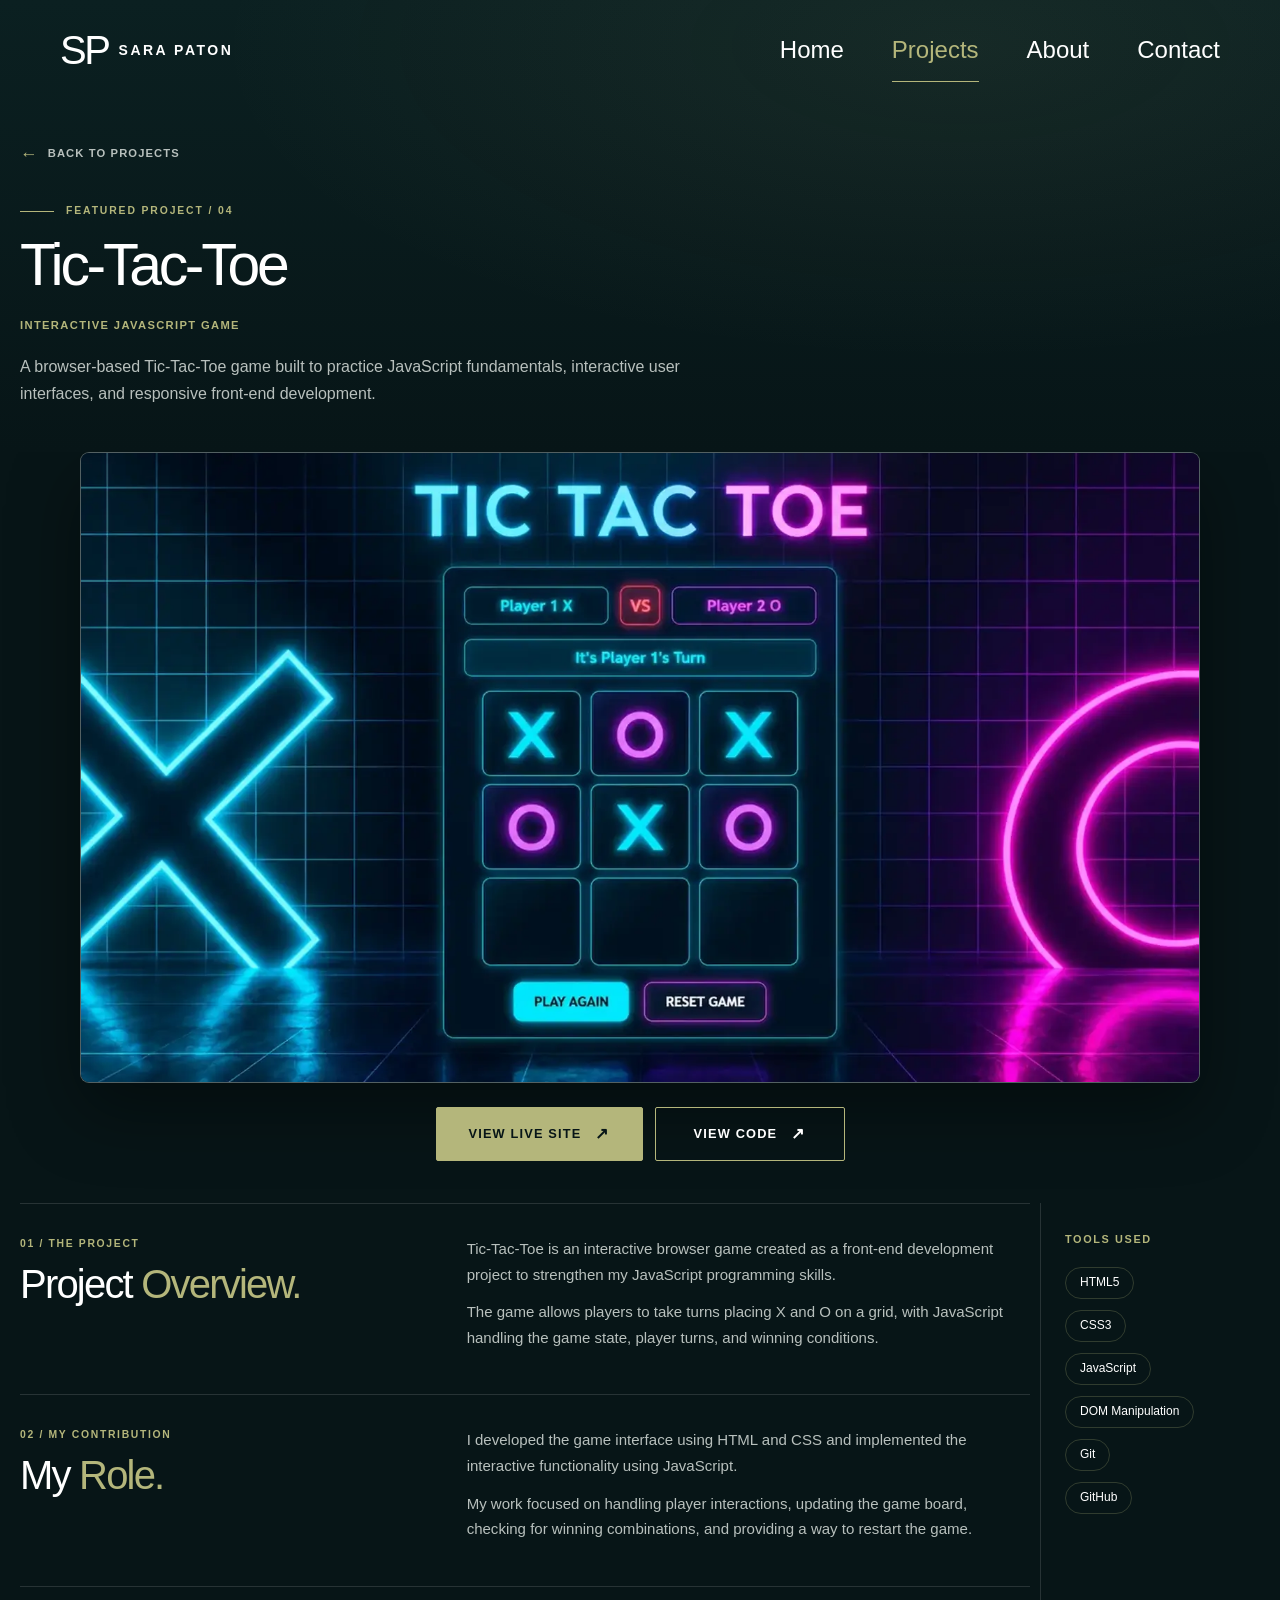
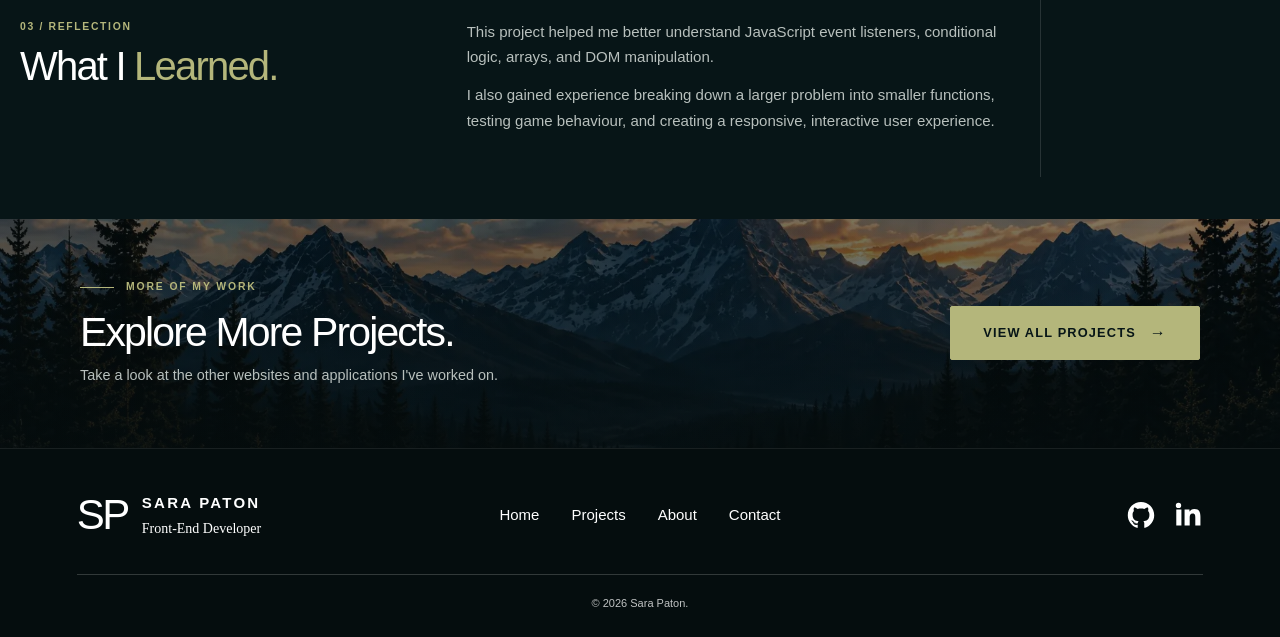
<file: tic-tac-toe-project.html>
<!doctype html>
<html lang="en">
  <head>
    <meta charset="UTF-8" />
    <meta name="viewport" content="width=device-width, initial-scale=1.0" />

    <meta
      name="description"
      content="Explore Tic-Tac-Toe, an interactive JavaScript game project by front-end developer Sara Paton."
    />

    <title>Tic-Tac-Toe | Sara Paton</title>

    <!-- Social Media Link Preview -->
    <meta property="og:type" content="website" />
    <meta property="og:title" content="Tic-Tac-Toe | Sara Paton" />
    <meta
      property="og:description"
      content="Explore Sara Paton's interactive Tic-Tac-Toe game built with HTML, CSS, and JavaScript."
    />
    <meta
      property="og:url"
      content="https://sarapaton.com/tic-tac-toe-project.html"
    />
    <meta
      property="og:image"
      content="https://sarapaton.com/images/tic-tac-toe-preview.jpg"
    />
    <meta property="og:image:width" content="1200" />
    <meta property="og:image:height" content="630" />
    <meta
      property="og:image:alt"
      content="Tic-Tac-Toe project cover featuring neon pink and blue XO lettering on a black background"
    />

    <meta name="twitter:card" content="summary_large_image" />

    <!-- Favicon -->
    <link rel="icon" type="image/svg+xml" href="./favicon.svg" />

    <!-- Stylesheet -->
    <link rel="stylesheet" href="project-detail.css" />
  </head>

  <body>
    <!-- Header -->
    <header class="site-header">
      <a href="index.html" class="brand" aria-label="Sara Paton Home">
        <span class="brand-mark">SP</span>
        <span class="brand-name">SARA PATON</span>
      </a>

      <nav class="main-nav" aria-label="Main navigation">
        <a href="index.html">Home</a>
        <a href="projects.html" class="active" aria-current="page">Projects</a>
        <a href="about.html">About</a>
        <a href="index.html#contact">Contact</a>
      </nav>
    </header>

    <main id="main-content">
      <!-- Project hero -->
      <section class="detail-hero" aria-labelledby="project-title">
        <div class="detail-hero-inner">
          <a href="projects.html" class="back-link">
            <span aria-hidden="true">←</span>
            Back to Projects
          </a>

          <div class="section-eyebrow">
            <span class="eyebrow-line" aria-hidden="true"></span>
            Featured Project / 04
          </div>

          <h1 id="project-title">Tic-Tac-Toe</h1>
          <p class="detail-subtitle">Interactive JavaScript Game</p>
          <p class="detail-intro">
            A browser-based Tic-Tac-Toe game built to practice JavaScript
            fundamentals, interactive user interfaces, and responsive front-end
            development.
          </p>
        </div>
      </section>

      <!-- Project preview -->
      <section class="featured-preview" aria-label="Project preview">
        <div class="featured-preview-inner">
          <div class="featured-image-frame">
            <img
              src="./images/tic-tac-toe-project.webp"
              alt="Screenshot of the interactive Tic-Tac-Toe game"
              width="1600"
              height="900"
              loading="eager"
              fetchpriority="high"
            />
          </div>

          <div class="featured-preview-bottom">
            <div class="project-external-links">
              <a
                href="https://sarapaton.com/tic-tac-toe/"
                class="btn btn-primary"
                target="_blank"
                rel="noopener noreferrer"
              >
                View Live Site
                <span aria-hidden="true">↗</span>
              </a>

              <a
                href="https://github.com/Sara-Paton/tic-tac-toe"
                class="btn btn-secondary"
                target="_blank"
                rel="noopener noreferrer"
              >
                View Code
                <span aria-hidden="true">↗</span>
              </a>
            </div>
          </div>
        </div>
      </section>

      <!-- Project information -->
      <section class="project-details" aria-label="Project information">
        <div class="detail-container">
          <div class="project-details-grid">
            <div class="project-details-content">
              <div class="project-detail-row project-detail-row--first">
                <div class="project-detail-heading">
                  <span class="project-detail-label">01 / THE PROJECT</span>
                  <h2>Project <span>Overview.</span></h2>
                </div>

                <div class="project-detail-description">
                  <p>
                    Tic-Tac-Toe is an interactive browser game created as a
                    front-end development project to strengthen my JavaScript
                    programming skills.
                  </p>
                  <p>
                    The game allows players to take turns placing X and O on a
                    grid, with JavaScript handling the game state, player turns,
                    and winning conditions.
                  </p>
                </div>
              </div>

              <div class="project-detail-row">
                <div class="project-detail-heading">
                  <span class="project-detail-label">02 / MY CONTRIBUTION</span>
                  <h2>My <span>Role.</span></h2>
                </div>

                <div class="project-detail-description">
                  <p>
                    I developed the game interface using HTML and CSS and
                    implemented the interactive functionality using JavaScript.
                  </p>
                  <p>
                    My work focused on handling player interactions, updating
                    the game board, checking for winning combinations, and
                    providing a way to restart the game.
                  </p>
                </div>
              </div>

              <div class="project-detail-row project-detail-row--last">
                <div class="project-detail-heading">
                  <span class="project-detail-label">03 / REFLECTION</span>
                  <h2>What I <span>Learned.</span></h2>
                </div>

                <div class="project-detail-description">
                  <p>
                    This project helped me better understand JavaScript event
                    listeners, conditional logic, arrays, and DOM manipulation.
                  </p>
                  <p>
                    I also gained experience breaking down a larger problem into
                    smaller functions, testing game behaviour, and creating a
                    responsive, interactive user experience.
                  </p>
                </div>
              </div>
            </div>

            <!-- Tools -->
            <aside class="project-tools" aria-labelledby="tools-heading">
              <h2 class="project-tools-heading" id="tools-heading">
                TOOLS USED
              </h2>

              <ul class="project-tools-list">
                <li><span class="project-tool-pill">HTML5</span></li>
                <li><span class="project-tool-pill">CSS3</span></li>
                <li><span class="project-tool-pill">JavaScript</span></li>
                <li><span class="project-tool-pill">DOM Manipulation</span></li>
                <li><span class="project-tool-pill">Git</span></li>
                <li><span class="project-tool-pill">GitHub</span></li>
              </ul>
            </aside>
          </div>
        </div>
      </section>

      <!-- More projects -->
      <section class="detail-bottom-cta" aria-labelledby="more-projects-title">
        <div class="detail-bottom-overlay" aria-hidden="true"></div>

        <div class="detail-bottom-content">
          <div>
            <div class="section-eyebrow">
              <span class="eyebrow-line" aria-hidden="true"></span>
              More of My Work
            </div>

            <h2 id="more-projects-title">Explore More Projects.</h2>
            <p>
              Take a look at the other websites and applications I've worked on.
            </p>
          </div>

          <a href="projects.html" class="btn btn-primary">
            View All Projects
            <span aria-hidden="true">→</span>
          </a>
        </div>
      </section>
    </main>

    <!-- Footer -->
    <footer class="site-footer">
      <div class="footer-main">
        <div class="footer-brand">
          <span class="footer-brand-mark">SP</span>

          <div class="footer-brand-text">
            <p class="footer-name">SARA PATON</p>
            <p class="footer-title">Front-End Developer</p>
          </div>
        </div>

        <nav class="footer-nav" aria-label="Footer navigation">
          <a href="index.html">Home</a>
          <a href="projects.html">Projects</a>
          <a href="about.html">About</a>
          <a href="index.html#contact">Contact</a>
        </nav>

        <div class="footer-socials">
          <a
            href="https://github.com/Sara-Paton"
            class="social-link"
            aria-label="GitHub"
            target="_blank"
            rel="noopener noreferrer"
          >
            <img
              src="./images/icons/github-original.svg"
              alt=""
              width="28"
              height="28"
            />
          </a>

          <a
            href="https://www.linkedin.com/in/sarapaton/"
            class="social-link"
            aria-label="LinkedIn"
            target="_blank"
            rel="noopener noreferrer"
          >
            <img
              src="./images/icons/linkedin.svg"
              alt=""
              width="28"
              height="28"
            />
          </a>
        </div>
      </div>

      <div class="footer-divider"></div>
      <p class="copyright">© 2026 Sara Paton.</p>
    </footer>

    <!-- Mobile navigation -->
    <nav class="mobile-bottom-nav" aria-label="Mobile navigation">
      <a href="index.html">
        <svg
          viewBox="0 0 24 24"
          fill="none"
          stroke="currentColor"
          stroke-width="1.8"
          stroke-linecap="round"
          stroke-linejoin="round"
          aria-hidden="true"
        >
          <path d="m3 10 9-7 9 7"></path>
          <path d="M5 9v12h14V9"></path>
          <path d="M9 21v-7h6v7"></path>
        </svg>
        <span>Home</span>
      </a>

      <a href="projects.html" class="active" aria-current="page">
        <svg
          viewBox="0 0 24 24"
          fill="none"
          stroke="currentColor"
          stroke-width="1.8"
          stroke-linecap="round"
          stroke-linejoin="round"
          aria-hidden="true"
        >
          <rect x="3" y="3" width="7" height="7"></rect>
          <rect x="14" y="3" width="7" height="7"></rect>
          <rect x="3" y="14" width="7" height="7"></rect>
          <rect x="14" y="14" width="7" height="7"></rect>
        </svg>
        <span>Projects</span>
      </a>

      <a href="about.html">
        <svg
          viewBox="0 0 24 24"
          fill="none"
          stroke="currentColor"
          stroke-width="1.8"
          stroke-linecap="round"
          stroke-linejoin="round"
          aria-hidden="true"
        >
          <circle cx="12" cy="8" r="4"></circle>
          <path d="M4 21c0-4 3.6-7 8-7s8 3 8 7"></path>
        </svg>
        <span>About</span>
      </a>

      <a href="index.html#contact">
        <svg
          viewBox="0 0 24 24"
          fill="none"
          stroke="currentColor"
          stroke-width="1.8"
          stroke-linecap="round"
          stroke-linejoin="round"
          aria-hidden="true"
        >
          <rect x="3" y="5" width="18" height="14" rx="1"></rect>
          <path d="m3 7 9 6 9-6"></path>
        </svg>
        <span>Contact</span>
      </a>
    </nav>

    <script src="./script.js"></script>
  </body>
</html>
</file>
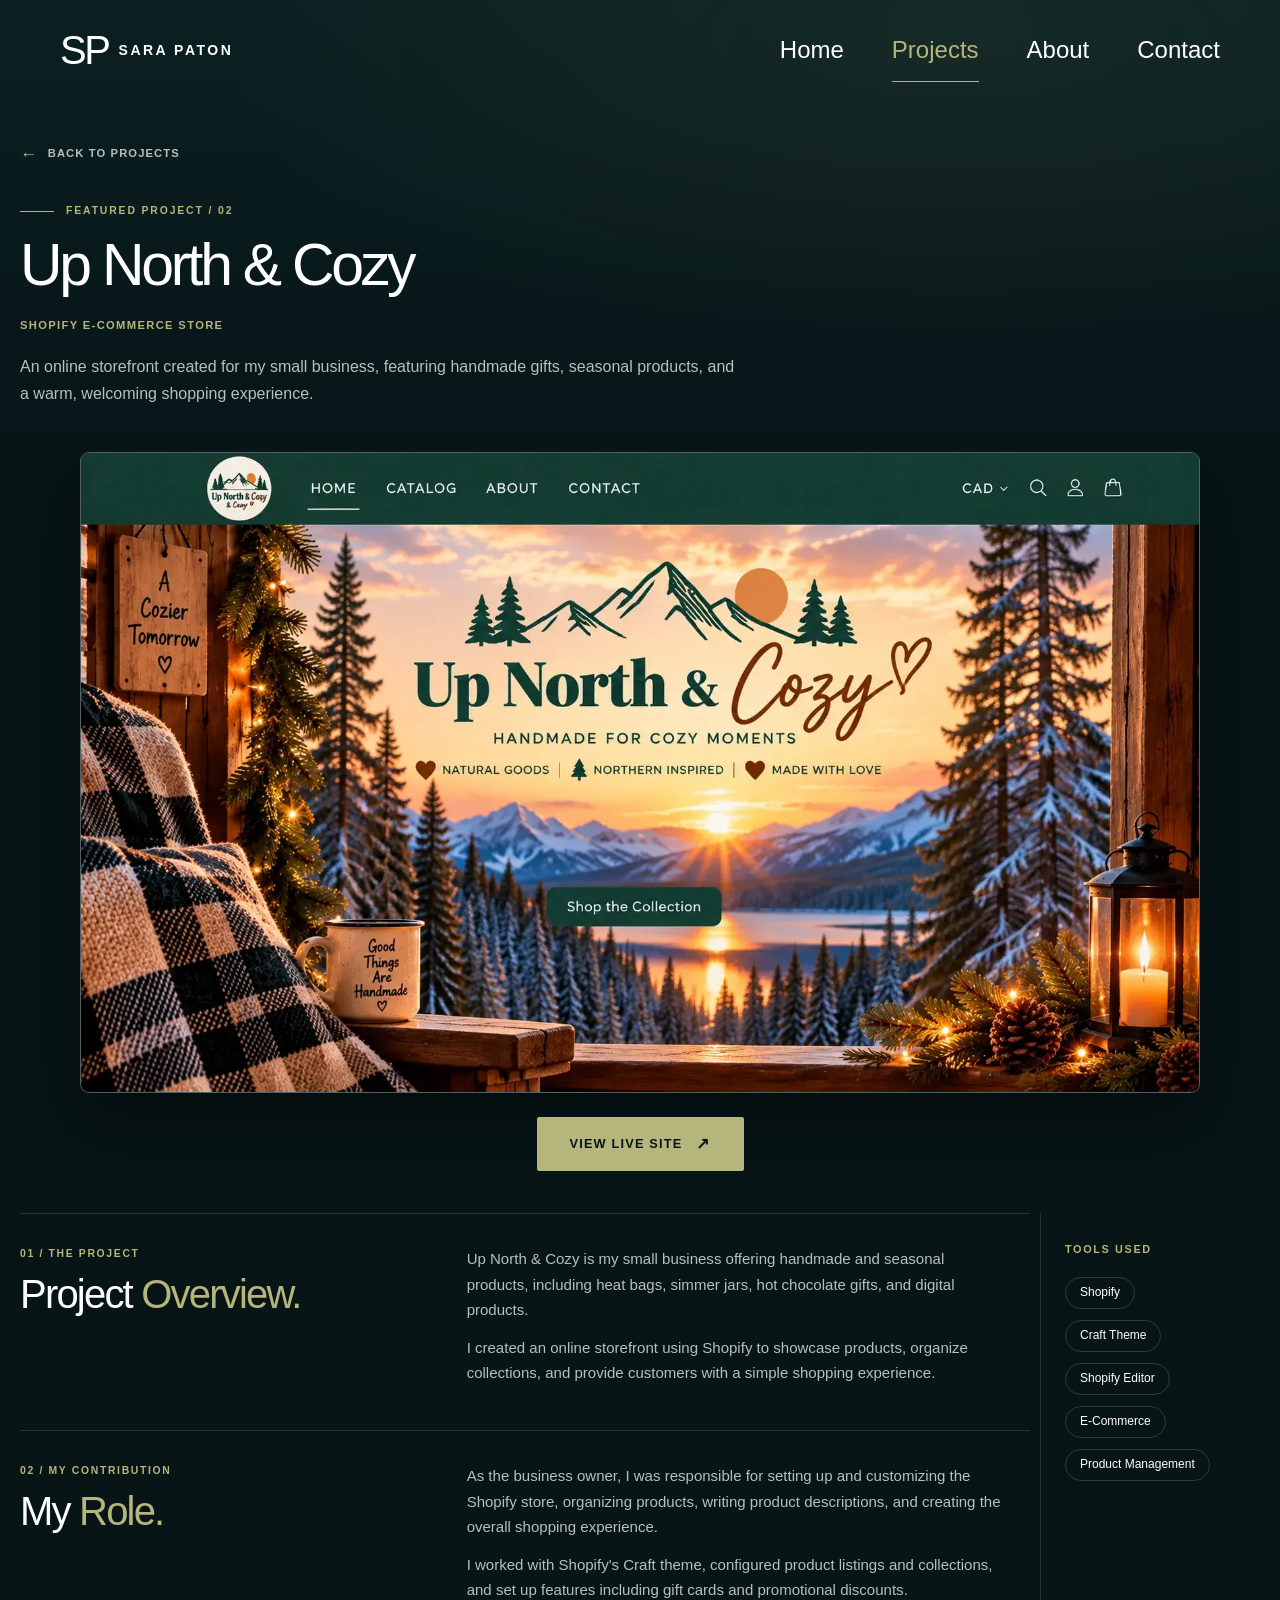
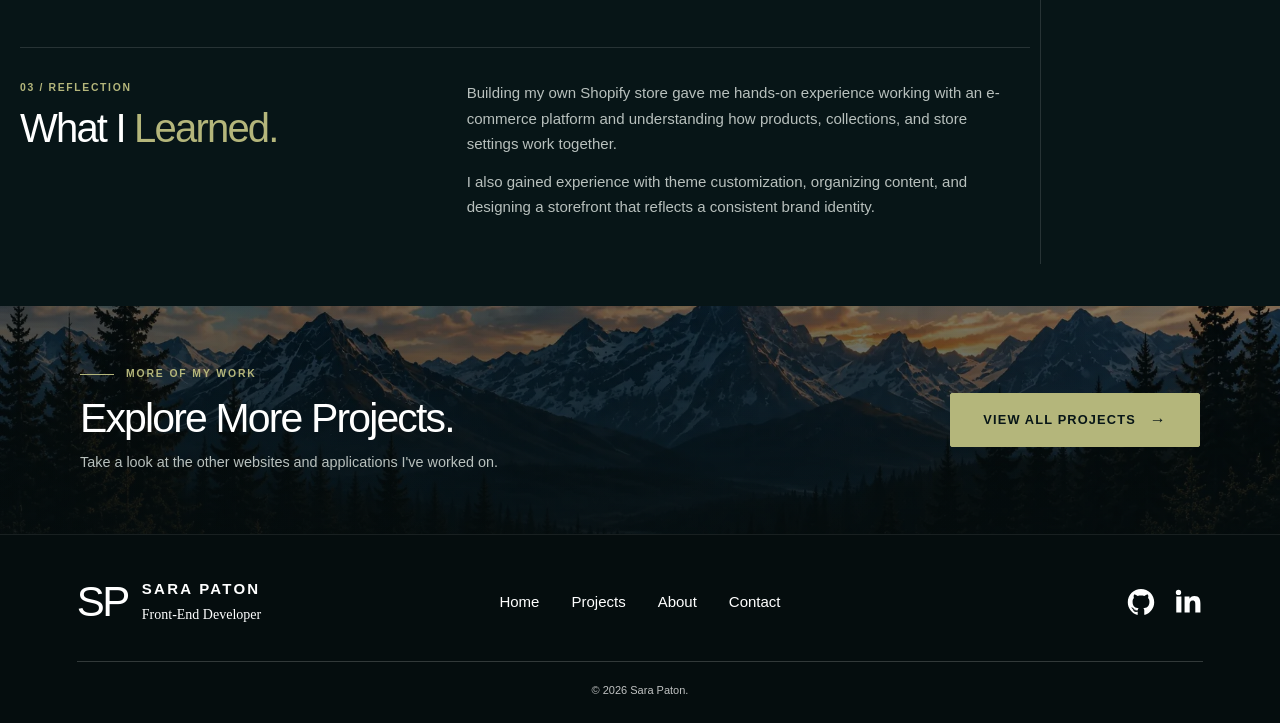
<file: up-north-cozy-project.html>
<!doctype html>
<html lang="en">
  <head>
    <meta charset="UTF-8" />
    <meta name="viewport" content="width=device-width, initial-scale=1.0" />

    <meta
      name="description"
      content="Explore Up North & Cozy, a Shopify e-commerce store created by front-end developer Sara Paton."
    />

    <title>Up North &amp; Cozy | Sara Paton</title>

    <!-- Social Media Link Preview -->
    <meta property="og:type" content="website" />
    <meta property="og:title" content="Up North &amp; Cozy | Sara Paton" />
    <meta
      property="og:description"
      content="Explore Up North & Cozy, a Shopify e-commerce store customized and developed by Sara Paton."
    />
    <meta
      property="og:url"
      content="https://sarapaton.com/up-north-cozy-project.html"
    />
    <meta
      property="og:image"
      content="https://sarapaton.com/images/up-north-and-cozy-preview.jpg"
    />
    <meta property="og:image:width" content="1200" />
    <meta property="og:image:height" content="630" />
    <meta
      property="og:image:alt"
      content="Up North & Cozy logo featuring a cabin, pine trees, mountains, and a sunset on a dark green background"
    />

    <meta name="twitter:card" content="summary_large_image" />

    <!-- Favicon -->
    <link rel="icon" type="image/svg+xml" href="./favicon.svg" />

    <!-- Stylesheet -->
    <link rel="stylesheet" href="project-detail.css" />
  </head>

  <body>
    <!-- Header -->
    <header class="site-header">
      <a href="index.html" class="brand" aria-label="Sara Paton Home">
        <span class="brand-mark">SP</span>
        <span class="brand-name">SARA PATON</span>
      </a>

      <nav class="main-nav" aria-label="Main navigation">
        <a href="index.html">Home</a>
        <a href="projects.html" class="active" aria-current="page">Projects</a>
        <a href="about.html">About</a>
        <a href="index.html#contact">Contact</a>
      </nav>
    </header>

    <main id="main-content">
      <!-- Project hero -->
      <section class="detail-hero" aria-labelledby="project-title">
        <div class="detail-hero-inner">
          <a href="projects.html" class="back-link">
            <span aria-hidden="true">←</span>
            Back to Projects
          </a>

          <div class="section-eyebrow">
            <span class="eyebrow-line" aria-hidden="true"></span>
            Featured Project / 02
          </div>

          <h1 id="project-title">Up North &amp; Cozy</h1>
          <p class="detail-subtitle">Shopify E-Commerce Store</p>

          <p class="detail-intro">
            An online storefront created for my small business, featuring
            handmade gifts, seasonal products, and a warm, welcoming shopping
            experience.
          </p>
        </div>
      </section>

      <!-- Project preview -->
      <section class="featured-preview" aria-label="Project preview">
        <div class="featured-preview-inner">
          <div class="featured-image-frame">
            <img
              src="./images/up-north-cozy-project-optimized.webp"
              alt="Up North and Cozy Shopify store homepage showcasing handmade and seasonal products"
              width="1659"
              height="948"
              loading="eager"
              fetchpriority="high"
            />
          </div>

          <div class="featured-preview-bottom">
            <div class="project-external-links">
              <button
                type="button"
                class="btn btn-primary"
                id="open-shopify-modal"
                aria-haspopup="dialog"
                aria-controls="shopify-modal"
              >
                View Live Site
                <span aria-hidden="true">↗</span>
              </button>
            </div>
          </div>
        </div>
      </section>

      <!-- Project information -->
      <section class="project-details" aria-label="Project information">
        <div class="detail-container">
          <div class="project-details-grid">
            <div class="project-details-content">
              <!-- Overview -->
              <div class="project-detail-row project-detail-row--first">
                <div class="project-detail-heading">
                  <span class="project-detail-label">01 / THE PROJECT</span>
                  <h2>Project <span>Overview.</span></h2>
                </div>

                <div class="project-detail-description">
                  <p>
                    Up North &amp; Cozy is my small business offering handmade
                    and seasonal products, including heat bags, simmer jars, hot
                    chocolate gifts, and digital products.
                  </p>

                  <p>
                    I created an online storefront using Shopify to showcase
                    products, organize collections, and provide customers with a
                    simple shopping experience.
                  </p>
                </div>
              </div>

              <!-- My role -->
              <div class="project-detail-row">
                <div class="project-detail-heading">
                  <span class="project-detail-label">02 / MY CONTRIBUTION</span>
                  <h2>My <span>Role.</span></h2>
                </div>

                <div class="project-detail-description">
                  <p>
                    As the business owner, I was responsible for setting up and
                    customizing the Shopify store, organizing products, writing
                    product descriptions, and creating the overall shopping
                    experience.
                  </p>

                  <p>
                    I worked with Shopify's Craft theme, configured product
                    listings and collections, and set up features including gift
                    cards and promotional discounts.
                  </p>
                </div>
              </div>

              <!-- Reflection -->
              <div class="project-detail-row project-detail-row--last">
                <div class="project-detail-heading">
                  <span class="project-detail-label">03 / REFLECTION</span>
                  <h2>What I <span>Learned.</span></h2>
                </div>

                <div class="project-detail-description">
                  <p>
                    Building my own Shopify store gave me hands-on experience
                    working with an e-commerce platform and understanding how
                    products, collections, and store settings work together.
                  </p>

                  <p>
                    I also gained experience with theme customization,
                    organizing content, and designing a storefront that reflects
                    a consistent brand identity.
                  </p>
                </div>
              </div>
            </div>

            <!-- Tools -->
            <aside class="project-tools" aria-labelledby="tools-heading">
              <h2 class="project-tools-heading" id="tools-heading">
                TOOLS USED
              </h2>

              <ul class="project-tools-list">
                <li><span class="project-tool-pill">Shopify</span></li>
                <li><span class="project-tool-pill">Craft Theme</span></li>
                <li><span class="project-tool-pill">Shopify Editor</span></li>
                <li><span class="project-tool-pill">E-Commerce</span></li>
                <li>
                  <span class="project-tool-pill">Product Management</span>
                </li>
              </ul>
            </aside>
          </div>
        </div>
      </section>

      <!-- More projects -->
      <section class="detail-bottom-cta" aria-labelledby="more-projects-title">
        <div class="detail-bottom-overlay" aria-hidden="true"></div>

        <div class="detail-bottom-content">
          <div>
            <div class="section-eyebrow">
              <span class="eyebrow-line" aria-hidden="true"></span>
              More of My Work
            </div>

            <h2 id="more-projects-title">Explore More Projects.</h2>

            <p>
              Take a look at the other websites and applications I've worked on.
            </p>
          </div>

          <a href="projects.html" class="btn btn-primary">
            View All Projects
            <span aria-hidden="true">→</span>
          </a>
        </div>
      </section>
    </main>

    <!-- Footer -->
    <footer class="site-footer">
      <div class="footer-main">
        <div class="footer-brand">
          <span class="footer-brand-mark">SP</span>

          <div class="footer-brand-text">
            <p class="footer-name">SARA PATON</p>
            <p class="footer-title">Front-End Developer</p>
          </div>
        </div>

        <nav class="footer-nav" aria-label="Footer navigation">
          <a href="index.html">Home</a>
          <a href="projects.html">Projects</a>
          <a href="about.html">About</a>
          <a href="index.html#contact">Contact</a>
        </nav>

        <div class="footer-socials">
          <a
            href="https://github.com/Sara-Paton"
            class="social-link"
            aria-label="GitHub"
            target="_blank"
            rel="noopener noreferrer"
          >
            <img
              src="./images/icons/github-original.svg"
              alt=""
              width="28"
              height="28"
            />
          </a>

          <a
            href="https://www.linkedin.com/in/sarapaton/"
            class="social-link"
            aria-label="LinkedIn"
            target="_blank"
            rel="noopener noreferrer"
          >
            <img
              src="./images/icons/linkedin.svg"
              alt=""
              width="28"
              height="28"
            />
          </a>
        </div>
      </div>

      <div class="footer-divider"></div>
      <p class="copyright">© 2026 Sara Paton.</p>
    </footer>

    <!-- Mobile navigation -->
    <nav class="mobile-bottom-nav" aria-label="Mobile navigation">
      <a href="index.html">
        <svg
          viewBox="0 0 24 24"
          fill="none"
          stroke="currentColor"
          stroke-width="1.8"
          stroke-linecap="round"
          stroke-linejoin="round"
          aria-hidden="true"
        >
          <path d="m3 10 9-7 9 7"></path>
          <path d="M5 9v12h14V9"></path>
          <path d="M9 21v-7h6v7"></path>
        </svg>
        <span>Home</span>
      </a>

      <a href="projects.html" class="active" aria-current="page">
        <svg
          viewBox="0 0 24 24"
          fill="none"
          stroke="currentColor"
          stroke-width="1.8"
          stroke-linecap="round"
          stroke-linejoin="round"
          aria-hidden="true"
        >
          <rect x="3" y="3" width="7" height="7"></rect>
          <rect x="14" y="3" width="7" height="7"></rect>
          <rect x="3" y="14" width="7" height="7"></rect>
          <rect x="14" y="14" width="7" height="7"></rect>
        </svg>
        <span>Projects</span>
      </a>

      <a href="about.html">
        <svg
          viewBox="0 0 24 24"
          fill="none"
          stroke="currentColor"
          stroke-width="1.8"
          stroke-linecap="round"
          stroke-linejoin="round"
          aria-hidden="true"
        >
          <circle cx="12" cy="8" r="4"></circle>
          <path d="M4 21c0-4 3.6-7 8-7s8 3 8 7"></path>
        </svg>
        <span>About</span>
      </a>

      <a href="index.html#contact">
        <svg
          viewBox="0 0 24 24"
          fill="none"
          stroke="currentColor"
          stroke-width="1.8"
          stroke-linecap="round"
          stroke-linejoin="round"
          aria-hidden="true"
        >
          <rect x="3" y="5" width="18" height="14" rx="1"></rect>
          <path d="m3 7 9 6 9-6"></path>
        </svg>
        <span>Contact</span>
      </a>
    </nav>

    <!-- Shopify password modal -->
    <div
      class="store-modal"
      id="shopify-modal"
      role="dialog"
      aria-modal="true"
      aria-labelledby="store-modal-title"
      aria-hidden="true"
    >
      <div class="store-modal-box">
        <button
          type="button"
          class="store-modal-close"
          id="close-shopify-modal"
          aria-label="Close popup"
        >
          &times;
        </button>

        <p class="store-modal-eyebrow">LIVE SHOPIFY STORE</p>
        <h2 id="store-modal-title">Up North &amp; Cozy</h2>

        <p class="store-modal-description">
          This store is currently password protected while it is being prepared
          for launch.
        </p>

        <p class="store-password-label">STORE PASSWORD</p>

        <div class="store-password-field">
          <span id="store-password">viewstore</span>
          <button type="button" id="copy-password-button">COPY</button>
        </div>

        <a
          href="https://up-north-and-cozy.myshopify.com/"
          target="_blank"
          rel="noopener noreferrer"
          class="store-continue-btn"
        >
          CONTINUE TO STORE →
        </a>
      </div>
    </div>

    <script src="./script.js"></script>
  </body>
</html>
</file>
<file: style.css>
/* General */

* {
  box-sizing: border-box;
}

html {
  scroll-behavior: smooth;
}

body {
  margin: 0;
  padding-bottom: 4.75rem;
  background-color: #06151a;
  color: #ffffff;
  font-family: Arial, Helvetica, sans-serif;
}

img {
  display: block;
  max-width: 100%;
}

a {
  color: inherit;
  text-decoration: none;
}

button {
  font: inherit;
}

a:focus-visible,
button:focus-visible {
  outline: 2px solid #c3c68c;
  outline-offset: 4px;
}


/* Hero */

.hero {
  position: relative;
  display: flex;
  flex-direction: column;
  min-height: 100svh;

  background-image:
    linear-gradient(
      rgba(2, 15, 21, 0.22),
      rgba(2, 15, 21, 0.48)
    ),
    url("./images/mountain-hero.webp");

  background-size: cover;
  background-position: center;
  background-repeat: no-repeat;
}


/* Header */

.site-header {
  position: relative;
  z-index: 10;
  display: flex;
  align-items: center;
  justify-content: space-between;
  width: 100%;
  min-height: 4.875rem;
  padding: 1.125rem 6%;
}

.brand {
  display: flex;
  align-items: center;
  gap: 0.625rem;
}

.brand-mark {
  font-size: 1.875rem;
  font-weight: 400;
  line-height: 1;
  letter-spacing: -2px;
}

.brand-name {
  font-size: 0.6875rem;
  font-weight: 700;
  letter-spacing: 2px;
}

.main-nav {
  display: none;
}


/* Hero Content */

.hero-content {
  width: 88%;
  margin: auto 6%;
  padding-bottom: 7.5rem;
}

.hero h1 {
  margin: 0;
  font-size: 2.75rem;
  font-weight: 400;
  line-height: 1;
  letter-spacing: 4px;
}

.hero-line {
  width: 2.625rem;
  height: 2px;
  margin: 1.0625rem 0;
  background-color: #a4a479;
}

.hero-title {
  margin: 0;
  font-size: 1rem;
  font-weight: 500;
  letter-spacing: 4px;
  white-space: nowrap;
}

.typewriter {
  display: inline-block;
  width: 31ch;
  max-width: 100%;
  overflow: hidden;
  white-space: nowrap;
  border-right: 2px solid #a4a479;

  animation:
    typing 2.6s steps(19, end) forwards,
    cursor 0.8s step-end infinite;
}

@keyframes typing {
  from {
    width: 0;
  }

  to {
    width: 31ch;
  }
}

@keyframes cursor {
  50% {
    border-color: transparent;
  }
}


/* Buttons */

.hero-buttons {
  display: flex;
  flex-direction: column;
  gap: 0.75rem;
  margin-top: 2rem;
}

.btn {
  display: inline-flex;
  align-items: center;
  justify-content: center;
  min-height: 3.125rem;
  padding: 0.875rem 1.5rem;
  border: 1px solid #a4a479;

  font-size: 0.75rem;
  font-weight: 700;
  letter-spacing: 1.5px;
  text-align: center;

  transition:
    background-color 0.2s ease,
    color 0.2s ease;
}

.btn-primary {
  background-color: #a3a477;
  color: #06151a;
  border-color: #a3a477;
}

.btn-secondary {
  background-color: transparent;
  color: #ffffff;
}

.btn:hover,
.btn:focus-visible {
  background-color: #ffffff;
  color: #06151a;
}


/* Scroll Indicator */

.scroll-indicator {
  position: absolute;
  z-index: 3;
  bottom: 1.75rem;
  left: 50%;
  display: none;
  flex-direction: column;
  align-items: center;
  transform: translateX(-50%);

  font-size: 0.75rem;
  font-weight: 700;
  letter-spacing: 2.5px;
}

.scroll-mouse {
  display: flex;
  justify-content: center;
  width: 1.625rem;
  height: 2.75rem;
  margin-top: 0.75rem;
  border: 1.5px solid #ffffff;
  border-radius: 1rem;
}

.scroll-mouse span {
  width: 3px;
  height: 0.5rem;
  margin-top: 0.5rem;
  background-color: #a4a479;
  border-radius: 2px;
  animation: scrollDot 1.5s infinite;
}

@keyframes scrollDot {
  0% {
    transform: translateY(0);
    opacity: 1;
  }

  100% {
    transform: translateY(12px);
    opacity: 0;
  }
}

.scroll-arrow {
  margin-top: 0.375rem;
  color: #c3c68c;
  font-size: 1.125rem;
  line-height: 1;
}


/* Shared Sections */

.tools-section,
.recent-work-section,
.about-preview {
  padding-left: 6%;
  padding-right: 6%;
}

.section-heading-small {
  display: flex;
  align-items: center;
  gap: 1rem;
  color: #c0c483;
  font-size: 0.6875rem;
  font-weight: 500;
  letter-spacing: 4px;
}

.heading-line {
  display: inline-block;
  width: 3rem;
  height: 1px;
  background-color: #a4a479;
}


/* Tools */

.tools-section {
  padding-top: 3.4375rem;
  padding-bottom: 3.4375rem;
  border-bottom: 1px solid rgba(255, 255, 255, 0.12);
}

.section-top-row {
  display: flex;
  flex-direction: column;
  gap: 0.9375rem;
}

.tools-message {
  margin: 0;
  font-family: Georgia, "Times New Roman", serif;
  font-size: 1rem;
  font-style: italic;
}

.tools-grid {
  display: grid;
  grid-template-columns: repeat(3, minmax(0, 1fr));
  gap: 2.1875rem 0.75rem;
  margin-top: 2.5rem;
}

.tool {
  text-align: center;
}

.tool-icon {
  display: block;
  width: 3.375rem;
  height: 3.375rem;
  margin: 0 auto 0.75rem;
  object-fit: contain;
}

.tool p {
  margin: 0;
  font-size: 0.8125rem;
}


/* Tool Animation */

.tools-section.tools-ready .tool {
  opacity: 0;
  transform: translateY(1.125rem) scale(0.97);
}

.tools-section.tools-visible .tool {
  animation: toolRise 0.55s ease-out forwards;
}

.tools-section.tools-visible .tool-html {
  animation-delay: 0s;
}

.tools-section.tools-visible .tool-css {
  animation-delay: 0.12s;
}

.tools-section.tools-visible .tool-javascript {
  animation-delay: 0.24s;
}

.tools-section.tools-visible .tool-shopify {
  animation-delay: 0.36s;
}

.tools-section.tools-visible .tool-figma {
  animation-delay: 0.48s;
}

.tools-section.tools-visible .tool-vscode {
  animation-delay: 0.60s;
}

.tools-section.tools-visible .tool-github {
  animation-delay: 0.72s;
}

.tools-section.tools-visible .tool-react {
  animation-delay: 0.84s;
}

.tools-section.tools-visible .tool-wordpress {
  animation-delay: 0.96s;
}

@keyframes toolRise {
  0% {
    opacity: 0;
    transform: translateY(1.125rem) scale(0.97);
  }

  70% {
    opacity: 1;
    transform: translateY(-0.2rem) scale(1.02);
  }

  100% {
    opacity: 1;
    transform: translateY(0) scale(1);
  }
}


/* Featured Projects */

.recent-work-section {
  padding-top: 4.0625rem;
  padding-bottom: 4.375rem;
  border-bottom: 1px solid rgba(255, 255, 255, 0.12);
}

.recent-work-heading {
  display: flex;
  flex-direction: column;
  gap: 1.25rem;
  margin-bottom: 2.1875rem;
}

.recent-work-heading h2,
.about-preview-text h2,
.contact-section h2 {
  margin: 0.75rem 0 0;
  font-size: 2rem;
  font-weight: 400;
  line-height: 1.15;
  letter-spacing: 3px;
}

.view-all-link {
  display: none;
}

.projects-grid {
  display: grid;
  grid-template-columns: 1fr;
  gap: 1.875rem;
}

.project-card {
  overflow: hidden;
  border: 1px solid rgba(255, 255, 255, 0.14);
}

.project-image-link {
  display: block;
  width: 100%;
  aspect-ratio: 16 / 9;
  overflow: hidden;
}

.project-image-link img {
  display: block;
  width: 100%;
  height: 100%;
  object-fit: cover;
}

.project-card-content {
  padding: 1.25rem;
}

.project-card h3 {
  margin: 0 0 0.5rem;
  font-size: 0.9375rem;
  line-height: 1.35;
  letter-spacing: 1px;
}

.project-card p {
  margin: 0 0 1.125rem;
  font-family: Georgia, "Times New Roman", serif;
  font-size: 0.9375rem;
  font-style: italic;
}

.project-details-link {
  color: #c0c483;
  font-size: 0.625rem;
  font-weight: 700;
  letter-spacing: 1.5px;
}

.project-details-link:hover,
.project-details-link:focus-visible,
.view-all-link:hover,
.view-all-link:focus-visible {
  color: #ffffff;
}

.view-all-projects-wrap {
  margin-top: 2.1875rem;
}

.view-all-projects-wrap .btn {
  width: 100%;
}


/* About Preview */

.about-preview {
  padding-top: 4.0625rem;
  padding-bottom: 4.0625rem;
}

.about-preview-text h2 {
  margin-bottom: 1.375rem;
}

.about-preview-text p {
  margin: 0 0 1.125rem;
  font-family: Georgia, "Times New Roman", serif;
  font-size: 1.0625rem;
  line-height: 1.7;
}

.about-preview-text .btn {
  width: 100%;
  margin-top: 0.75rem;
}

.about-divider {
  display: none;
}

.about-quote {
  margin-top: 3.4375rem;
  text-align: center;
}

.about-mountain {
  width: 9.375rem;
  height: auto;
  margin: 0 auto 1.25rem;
}

.about-quote blockquote {
  margin: 0;
  font-family: Georgia, "Times New Roman", serif;
  font-size: 1.3125rem;
  font-style: italic;
  line-height: 1.45;
}

.quote-line {
  width: 2.625rem;
  height: 1px;
  margin: 1.375rem auto 0;
  background-color: #a4a479;
}


/* Contact */

.contact-section {
  position: relative;
  display: flex;
  align-items: center;
  justify-content: center;
  min-height: 24.375rem;
  padding: 4.0625rem 6%;

  background-image: url("./images/contact-mountains-optimized.webp");
  background-size: cover;
  background-position: center;
  background-repeat: no-repeat;
  text-align: center;
}

.contact-overlay {
  position: absolute;
  inset: 0;
  background-color: rgba(2, 15, 21, 0.65);
}

.contact-content {
  position: relative;
  z-index: 2;
  width: 100%;
  max-width: 40.625rem;
}

.contact-label {
  justify-content: center;
}

.contact-section h2 {
  margin-bottom: 1.125rem;
}

.contact-section p {
  margin: 0;
  font-family: Georgia, "Times New Roman", serif;
  font-size: 1rem;
  line-height: 1.6;
}

.contact-section .btn {
  width: 100%;
  margin-top: 1.75rem;
}


/* Footer */

.site-footer {
  padding: 2.125rem 6% 1.625rem;
  background-color: #06151a;
  border-top: 1px solid rgba(255, 255, 255, 0.08);
}

.footer-brand {
  display: flex;
  align-items: center;
  justify-content: flex-start;
  gap: 0.75rem;
}

.footer-brand .brand-mark {
  font-size: 2rem;
}

.footer-name {
  margin: 0 0 0.1875rem;
  font-size: 0.78rem;
  font-weight: 700;
  letter-spacing: 2px;
}

.footer-title {
  margin: 0;
  font-family: Georgia, "Times New Roman", serif;
  font-size: 0.72rem;
}

.footer-nav {
  display: none;
}

.footer-nav a {
  font-size: 0.875rem;
}

.footer-nav a:hover,
.footer-nav a:focus-visible {
  color: #c0c483;
}

.footer-socials {
  display: flex;
  align-items: center;
  justify-content: flex-end;
  gap: 1rem;
  margin-top: -2.125rem;
}

.footer-socials .social-link {
  display: block;
  color: #ffffff;
}

.footer-socials img {
  display: block;
  width: 1.375rem;
  height: 1.375rem;
  object-fit: contain;
}

.footer-divider {
  width: 100%;
  height: 1px;
  margin-top: 2.625rem;
  background-color: rgba(255, 255, 255, 0.15);
}

.copyright {
  margin: 1.25rem 0 0;
  color: rgba(255, 255, 255, 0.75);
  font-size: 0.6875rem;
  text-align: center;
}


/* Mobile Navigation */

.mobile-bottom-nav {
  position: fixed;
  z-index: 1000;
  left: 0;
  right: 0;
  bottom: 0;

  display: grid;
  grid-template-columns: repeat(4, minmax(0, 1fr));
  min-height: 4.75rem;

  padding:
    0.5rem
    0.5rem
    max(0.5rem, env(safe-area-inset-bottom));

  background-color: #031116;
  border-top: 1px solid rgba(255, 255, 255, 0.16);
  box-shadow: 0 -5px 20px rgba(0, 0, 0, 0.28);
}

.mobile-nav-link {
  display: flex;
  flex-direction: column;
  align-items: center;
  justify-content: center;
  gap: 0.25rem;
  min-height: 3.4375rem;

  color: rgba(255, 255, 255, 0.72);
  font-size: 0.625rem;
  font-weight: 700;
  letter-spacing: 0.5px;

  transition:
    color 0.2s ease,
    transform 0.2s ease;
}

.mobile-nav-link svg {
  width: 1.4375rem;
  height: 1.4375rem;
}

.mobile-nav-link.active,
.mobile-nav-link:hover,
.mobile-nav-link:focus-visible {
  color: #c3c68c;
}

.mobile-nav-link:active {
  transform: translateY(1px);
}


/* Tablet */

@media (min-width: 768px) {

  body {
    padding-bottom: 0;
  }

  /* Header */

  .site-header {
    padding: 1.375rem 6%;
  }

  .brand-mark {
    font-size: 2.125rem;
  }

  .brand-name {
    font-size: 0.75rem;
  }

  .main-nav {
    display: flex;
    align-items: center;
    gap: 1.25rem;
  }

  .main-nav a {
    position: relative;
    padding: 0.375rem 0;
    font-size: 1rem;
    font-weight: 400;
    white-space: nowrap;
    transition: color 0.2s ease;
  }

  .main-nav a::after {
    content: "";
    position: absolute;
    left: 0;
    right: 0;
    bottom: 0;
    height: 1px;
    background-color: #a4a479;
    transform: scaleX(0);
    transform-origin: center;
    transition: transform 0.2s ease;
  }

  .main-nav a:hover,
  .main-nav a:focus-visible {
    color: #c0c483;
  }

  .main-nav a:hover::after,
  .main-nav a:focus-visible::after {
    transform: scaleX(1);
  }

  /* Hero */

  .hero-content {
    width: 70%;
  }

  .hero h1 {
    font-size: 3.625rem;
  }

  .hero-title {
    font-size: 1.125rem;
  }

  .hero-buttons {
    flex-direction: row;
  }

  .hero-buttons .btn {
    min-width: 11.25rem;
  }

  .scroll-indicator {
    display: flex;
  }

  /* Tools */

  .tools-grid {
    grid-template-columns: repeat(3, minmax(0, 1fr));
    gap: 2.625rem 1.5rem;
  }

  /* Featured Projects */

  .projects-grid {
    grid-template-columns: repeat(2, minmax(0, 1fr));
  }

  .view-all-projects-wrap .btn {
    display: flex;
    max-width: 17.5rem;
    margin: 0 auto;
  }

  /* About */

  .about-preview-text .btn {
    max-width: 15rem;
  }

  /* Contact */

  .contact-section .btn {
    max-width: 14.375rem;
  }

  /* Footer */

  .site-footer {
    display: grid;
    grid-template-columns: minmax(0, 1fr) auto minmax(0, 1fr);
    align-items: center;
    column-gap: 1.5rem;
    padding: 3rem 6% 1.75rem;
  }

  .footer-brand {
    grid-column: 1;
  }

  .footer-brand .brand-mark {
    font-size: 2.5rem;
  }

  .footer-nav {
    display: flex;
    grid-column: 2;
    align-items: center;
    justify-content: center;
    gap: 1.25rem;
    margin: 0;
    white-space: nowrap;
  }

  .footer-socials {
    grid-column: 3;
    justify-content: flex-end;
    gap: 1.5rem;
    margin: 0;
  }

  .footer-socials img {
    width: 1.5625rem;
    height: 1.5625rem;
  }

  .footer-divider {
    grid-column: 1 / -1;
    margin-top: 3rem;
  }

  .copyright {
    grid-column: 1 / -1;
    margin-top: 2.375rem;
  }

  .mobile-bottom-nav {
    display: none;
  }

}


/* Desktop */

@media (min-width: 1024px) {

  /* Hero */

  .hero {
    min-height: 45rem;
    height: 100vh;
    background-position: center center;
  }

  /* Header */

  .site-header {
    position: absolute;
    top: 0;
    left: 0;
    padding: 1.875rem 6%;
  }

  .brand-mark {
    font-size: 2.5rem;
  }

  .brand-name {
    font-size: 0.875rem;
    letter-spacing: 2.5px;
  }

  .main-nav {
    gap: 3rem;
  }

  .main-nav a {
    padding: 0.5rem 0;
    font-size: 1.5rem;
  }

  /* Hero Content */

  .hero-content {
    width: auto;
    margin: auto 6%;
    padding: 4.375rem 0 1.25rem;
  }

  .hero h1 {
    font-size: 4.25rem;
    letter-spacing: 7px;
  }

  .hero-line {
    width: 3.25rem;
    margin: 1.25rem 0;
  }

  .hero-title {
    font-size: 1.1875rem;
    letter-spacing: 5px;
  }

  .hero-buttons {
    margin-top: 2.375rem;
    gap: 1rem;
  }

  .hero-buttons .btn {
    min-width: 12.8125rem;
    min-height: 3.25rem;
    font-size: 0.75rem;
  }

  /* Tools */

  .tools-section {
    padding: 3.125rem 6% 3.4375rem;
  }

  .section-top-row {
    flex-direction: row;
    align-items: center;
    justify-content: space-between;
  }

  .section-heading-small {
    font-size: 0.75rem;
  }

  .tools-message {
    font-size: 1.0625rem;
  }

  .tools-grid {
    grid-template-columns: repeat(9, minmax(0, 1fr));
    gap: 0;
    margin-top: 2.625rem;
  }

  .tool {
    position: relative;
    border-right: 1px solid rgba(255, 255, 255, 0.22);
  }

  .tool-wordpress {
    border-right: 0;
  }

  .tool-icon {
    width: 3.625rem;
    height: 3.625rem;
  }

  .tool p {
    font-size: 0.875rem;
  }

  /* Featured Projects */

  .recent-work-section {
    padding: 4.6875rem 6% 5rem;
  }

  .recent-work-heading {
    display: grid;
    grid-template-columns: 1fr auto;
    align-items: center;
    gap: 2.8125rem;
    margin-bottom: 2.5rem;
  }

  .recent-work-heading h2 {
    font-size: 2.375rem;
    letter-spacing: 4px;
  }

  .view-all-link {
    display: block;
    margin-left: auto;
    color: #d0d48d;
    font-size: 1rem;
    font-weight: 700;
    letter-spacing: 1.5px;
    white-space: nowrap;
  }

  .featured-projects-grid {
    grid-template-columns: repeat(2, minmax(0, 1fr));
    gap: 1.75rem;
  }

  .project-card {
    border: 0;
  }

  .project-image-link {
    border: 1px solid rgba(255, 255, 255, 0.2);
  }

  .project-card-content {
    padding: 1.25rem 0.375rem 0.25rem;
  }

  .project-card h3 {
    font-size: 1.0625rem;
    letter-spacing: 1.2px;
  }

  .project-card p {
    font-size: 1rem;
  }

  .project-details-link {
    font-size: 0.6875rem;
  }

  .view-all-projects-wrap {
    display: none;
  }

  /* About */

  .about-preview {
    display: grid;
    grid-template-columns: 1.25fr 1px 0.75fr;
    align-items: center;
    gap: 4.375rem;
    padding: 4.6875rem 6%;
  }

  .about-preview-text h2 {
    font-size: 2.3125rem;
    letter-spacing: 4px;
  }

  .about-preview-text p {
    max-width: 42.5rem;
    font-size: 1.125rem;
    line-height: 1.7;
  }

  .about-preview-text .btn {
    width: 13.75rem;
  }

  .about-divider {
    display: block;
    width: 1px;
    height: 14.375rem;
    background-color: rgba(255, 255, 255, 0.35);
  }

  .about-quote {
    margin: 0;
  }

  .about-mountain {
    width: 9.6875rem;
  }

  .about-quote blockquote {
    font-size: 1.4375rem;
  }

  /* Contact */

  .contact-section {
    min-height: 22.5rem;
    padding: 4.0625rem 6%;
    background-position: center 55%;
  }

  .contact-section h2 {
    font-size: 2.375rem;
    letter-spacing: 4px;
  }

  .contact-section p {
    font-size: 1.0625rem;
  }

  .contact-section .btn {
    min-width: 13.75rem;
  }

  /* Footer */

  .site-footer {
    grid-template-columns: 1fr auto 1fr;
    gap: 2.5rem;
    padding: 2.625rem 6% 1.5rem;
    text-align: left;
  }

  .footer-brand .brand-mark {
    font-size: 2.625rem;
  }

  .footer-name {
    font-size: 0.9375rem;
  }

  .footer-title {
    font-size: 0.875rem;
  }

  .footer-nav {
    gap: 2.1875rem;
  }

  .footer-nav a {
    font-size: 0.9375rem;
  }

  .footer-socials img {
    width: 1.75rem;
    height: 1.75rem;
  }

  .footer-divider {
    margin-top: 0.625rem;
  }

  .copyright {
    margin-top: 0;
  }

}


/* Large Desktop */

@media (min-width: 1440px) {

  .main-nav {
    gap: 3.4375rem;
  }

  .hero h1 {
    font-size: 4.75rem;
  }

  .hero-title {
    font-size: 1.25rem;
  }

  .tools-section {
    padding-top: 3.4375rem;
    padding-bottom: 3.75rem;
  }

  .tool-icon {
    width: 3.875rem;
    height: 3.875rem;
  }

  .tool p {
    font-size: 0.9375rem;
  }

  .recent-work-section {
    padding-top: 5rem;
    padding-bottom: 5.3125rem;
  }

  .recent-work-heading h2,
  .about-preview-text h2 {
    font-size: 2.5rem;
  }

  .project-card h3 {
    font-size: 1.125rem;
  }

  .project-card p {
    font-size: 1.0625rem;
  }

  .about-preview {
    padding-top: 5.3125rem;
    padding-bottom: 5.3125rem;
  }

  .about-preview-text p {
    font-size: 1.1875rem;
  }

  .contact-section h2 {
    font-size: 2.5rem;
  }

}


/* Extra Large Desktop */

@media (min-width: 1900px) {

  .hero h1 {
    font-size: 5.125rem;
  }

  .hero-title {
    font-size: 1.3125rem;
  }

  .hero-buttons .btn {
    min-width: 13.75rem;
  }

  .tools-section,
  .recent-work-section,
  .about-preview {
    padding-left: 5.5%;
    padding-right: 5.5%;
  }

  .recent-work-heading h2,
  .about-preview-text h2 {
    font-size: 2.625rem;
  }

}


/* Reduced Motion */

@media (prefers-reduced-motion: reduce) {

  html {
    scroll-behavior: auto;
  }

  .typewriter,
  .scroll-mouse span,
  .tools-section.tools-visible .tool {
    animation: none;
  }

  .typewriter {
    width: auto;
    border-right: 0;
  }

  .tools-section.tools-ready .tool {
    opacity: 1;
    transform: none;
  }

}
</file>
<file: about.css>
/* Base */
*,
*::before,
*::after {
  box-sizing: border-box;
}

html {
  scroll-behavior: smooth;
}

body {
  margin: 0;
  padding-bottom: 4.75rem;
  background: #071517;
  color: #ffffff;
  font-family: Arial, Helvetica, sans-serif;
  line-height: 1.6;
  overflow-x: hidden;
}

img {
  display: block;
  max-width: 100%;
}

a {
  color: inherit;
}

.about-page-layout,
.career-story,
.education-inner,
.beyond-screen {
  width: min(1320px, calc(100% - 40px));
  margin-inline: auto;
}

/* Header */
.site-header {
  position: relative;
  z-index: 100;
  display: flex;
  align-items: center;
  justify-content: space-between;
  width: 100%;
  min-height: 4.875rem;
  padding: 1.125rem 6%;
}

.brand {
  display: flex;
  align-items: center;
  gap: 0.625rem;
  color: #ffffff;
  text-decoration: none;
}

.brand-mark {
  font-size: 1.875rem;
  font-weight: 400;
  line-height: 1;
  letter-spacing: -2px;
}

.brand-name {
  font-size: 0.6875rem;
  font-weight: 700;
  letter-spacing: 2px;
}

.main-nav {
  display: none;
}

/* About Hero */
.about-hero {
  position: relative;
  min-height: 100vh;
  padding: 40px 20px 60px;
  overflow: hidden;
  background: #071517;
}

.about-background {
  position: absolute;
  inset: 0 auto auto 0;
  z-index: 0;
  width: 100%;
  height: 900px;
  overflow: hidden;
  pointer-events: none;
}

.about-background-image {
  position: absolute;
  inset: 0;
  width: 100%;
  height: 100%;
  object-fit: cover;
  object-position: center top;
  opacity: 0.82;
}

.about-background-overlay {
  position: absolute;
  inset: 0;
  background:
    linear-gradient(
      to right,
      rgba(5, 16, 17, 0.38) 0%,
      rgba(5, 16, 17, 0.2) 50%,
      rgba(5, 16, 17, 0.38) 100%
    ),
    linear-gradient(
      to bottom,
      rgba(5, 15, 16, 0.14) 0%,
      rgba(5, 15, 16, 0.2) 45%,
      rgba(7, 21, 23, 0.72) 75%,
      #071517 100%
    );
}

/* Snowfall */
.snow-container {
  position: absolute;
  top: 0;
  left: 0;
  z-index: 3;
  width: 100%;
  height: 900px;
  overflow: hidden;
  pointer-events: none;
}

.snowflake {
  position: absolute;
  top: -30px;
  display: block;
  width: 5px;
  height: 5px;
  border-radius: 50%;
  background: rgba(255, 255, 255, 0.82);
  box-shadow: 0 0 5px rgba(255, 255, 255, 0.3);
  animation:
    snowfall 12s linear infinite,
    snowSway 4s ease-in-out infinite alternate;
}

.snowflake-1 {
  left: 4%;
  width: 3px;
  height: 3px;
  animation-duration: 11s, 4s;
  animation-delay: -2s;
}

.snowflake-2 {
  left: 11%;
  width: 6px;
  height: 6px;
  animation-duration: 14s, 5s;
  animation-delay: -8s;
}

.snowflake-3 {
  left: 18%;
  animation-duration: 10s, 3.5s;
  animation-delay: -4s;
}

.snowflake-4 {
  left: 25%;
  width: 3px;
  height: 3px;
  animation-duration: 13s, 4s;
  animation-delay: -9s;
}

.snowflake-5 {
  left: 32%;
  width: 7px;
  height: 7px;
  opacity: 0.65;
  animation-duration: 16s, 5s;
  animation-delay: -5s;
}

.snowflake-6 {
  left: 39%;
  width: 4px;
  height: 4px;
  animation-duration: 12s, 3s;
  animation-delay: -10s;
}

.snowflake-7 {
  left: 46%;
  width: 3px;
  height: 3px;
  animation-duration: 15s, 5s;
  animation-delay: -6s;
}

.snowflake-8 {
  left: 53%;
  width: 6px;
  height: 6px;
  opacity: 0.75;
  animation-duration: 11s, 4s;
  animation-delay: -3s;
}

.snowflake-9 {
  left: 60%;
  width: 4px;
  height: 4px;
  animation-duration: 14s, 5s;
  animation-delay: -11s;
}

.snowflake-10 {
  left: 67%;
  width: 3px;
  height: 3px;
  animation-duration: 12s, 3s;
  animation-delay: -7s;
}

.snowflake-11 {
  left: 73%;
  width: 6px;
  height: 6px;
  animation-duration: 16s, 5s;
  animation-delay: -4s;
}

.snowflake-12 {
  left: 79%;
  width: 4px;
  height: 4px;
  animation-duration: 13s, 4s;
  animation-delay: -12s;
}

.snowflake-13 {
  left: 85%;
  width: 3px;
  height: 3px;
  animation-duration: 10s, 3s;
  animation-delay: -6s;
}

.snowflake-14 {
  left: 91%;
  width: 6px;
  height: 6px;
  opacity: 0.65;
  animation-duration: 15s, 5s;
  animation-delay: -9s;
}

.snowflake-15 {
  left: 97%;
  width: 4px;
  height: 4px;
  animation-duration: 12s, 4s;
  animation-delay: -2s;
}

@keyframes snowfall {
  from {
    transform: translateY(-30px);
  }

  to {
    transform: translateY(1000px);
  }
}

@keyframes snowSway {
  from {
    margin-left: -12px;
  }

  to {
    margin-left: 18px;
  }
}

/* Introduction */
.about-page-layout {
  position: relative;
  z-index: 5;
}

.about-top {
  width: 100%;
}

.about-intro {
  display: flex;
  flex-direction: column;
  gap: 40px;
  padding-bottom: 45px;
}

.about-photo-wrap {
  position: relative;
  width: min(90%, 390px);
  margin: 0 auto;
}

.about-photo-wrap::before {
  content: "";
  position: absolute;
  top: 12px;
  left: -12px;
  z-index: 0;
  width: 100%;
  height: 100%;
  border: 1px solid rgba(180, 182, 123, 0.6);
}

.about-photo-wrap picture {
  display: block;
  width: 100%;
}

.about-photo {
  position: relative;
  z-index: 1;
  width: 100%;
  height: auto;
  object-fit: cover;
  object-position: center;
  border-radius: 2px;
  box-shadow: 0 20px 55px rgba(0, 0, 0, 0.3);
}

.section-heading-small {
  display: flex;
  align-items: center;
  gap: 14px;
  margin-bottom: 18px;
  color: #b4b67b;
  font-size: 0.66rem;
  font-weight: 700;
  letter-spacing: 0.2em;
}

.heading-line {
  width: 48px;
  height: 1px;
  background: #b4b67b;
}

.about-intro-text {
  text-shadow: 0 2px 15px rgba(0, 0, 0, 0.35);
}

.about-intro-text h1 {
  margin: 0 0 25px;
  color: #ffffff;
  font-size: clamp(3rem, 15vw, 4.6rem);
  line-height: 0.9;
  letter-spacing: -0.055em;
}

.about-lead {
  margin: 0 0 20px;
  color: #ffffff;
  font-size: 1.05rem;
  line-height: 1.65;
}

.about-intro-copy {
  margin: 0;
  color: #d1d8d5;
  font-size: 0.94rem;
  line-height: 1.75;
}

/* Skills */
.about-skills {
  position: relative;
  width: 100%;
  padding: 32px 0 55px;
  border-top: 1px solid rgba(255, 255, 255, 0.13);
}

.skills-heading {
  margin: 0 0 18px;
  color: #b4b67b;
  font-size: 0.63rem;
  font-weight: 700;
  letter-spacing: 0.2em;
}

.skill-pill-list {
  display: grid;
  grid-template-columns: repeat(2, minmax(0, 1fr));
  gap: 10px;
  width: 100%;
}

.skill-pill {
  display: flex;
  align-items: center;
  gap: 9px;
  width: 100%;
  min-width: 0;
  min-height: 44px;
  padding: 8px 12px;
  border: 1px solid rgba(180, 182, 123, 0.5);
  border-radius: 999px;
  background: rgba(6, 18, 19, 0.62);
  backdrop-filter: blur(7px);
  color: #ffffff;
  font-size: 0.74rem;
  font-weight: 600;
  transition:
    transform 0.25s ease,
    border-color 0.25s ease,
    background-color 0.25s ease;
}

.skill-icon {
  width: 21px;
  height: 21px;
  flex-shrink: 0;
  object-fit: contain;
}

/* Section Headings */
.career-story h2,
.education-section h2,
.beyond-screen h2 {
  margin: 0;
  color: #ffffff;
  font-weight: 400;
  line-height: 1;
  letter-spacing: -0.025em;
}

/* The Road Here */
.career-story {
  padding: 58px 0 65px;
  border-top: 1px solid rgba(255, 255, 255, 0.13);
}

.career-story-inner {
  display: grid;
  grid-template-columns: 1fr;
  gap: 28px;
}

.career-story-heading h2 {
  max-width: 330px;
  font-size: clamp(2.15rem, 10vw, 2.8rem);
  line-height: 0.98;
}

.career-story-copy {
  max-width: 680px;
}

.career-story-copy p {
  margin: 0 0 18px;
  color: #b8c0bd;
  font-size: 0.94rem;
  line-height: 1.75;
}

.career-story-copy .career-story-lead {
  color: #ffffff;
  font-size: 1rem;
  line-height: 1.7;
}

/* Transferable Skills */
.transferable-skills {
  display: grid;
  grid-template-columns: 1fr;
  gap: 1px;
  margin-top: 40px;
  border: 1px solid rgba(180, 182, 123, 0.22);
  background: rgba(180, 182, 123, 0.22);
}

.transferable-skill {
  position: relative;
  padding: 25px 22px 28px;
  background: #071517;
  transition: background-color 0.3s ease;
}

.transferable-skill-icon {
  position: absolute;
  top: 25px;
  right: 22px;
  width: 32px;
  height: 32px;
  object-fit: contain;
  filter: invert(79%) sepia(13%) saturate(675%) hue-rotate(24deg)
    brightness(91%) contrast(85%);
}

.skill-number {
  display: block;
  margin-bottom: 24px;
  color: #b4b67b;
  font-size: 0.68rem;
  font-weight: 700;
  letter-spacing: 0.15em;
}

.transferable-skill h3 {
  margin: 0 0 10px;
  font-size: 0.9rem;
  letter-spacing: 0.09em;
}

.transferable-skill p {
  margin: 0;
  color: #9da7a3;
  font-size: 0.86rem;
  line-height: 1.7;
}

/* Education */
.education-section {
  padding: 65px 0;
  background: #09191b;
  border-top: 1px solid rgba(255, 255, 255, 0.08);
  border-bottom: 1px solid rgba(255, 255, 255, 0.08);
}

.education-inner {
  display: grid;
  grid-template-columns: 1fr;
  gap: 30px;
}

.education-heading h2 {
  max-width: 340px;
  font-size: clamp(2.15rem, 10vw, 2.8rem);
  line-height: 0.98;
}

.education-details {
  max-width: 620px;
  min-width: 0;
}

.education-school-row {
  display: flex;
  align-items: center;
  justify-content: space-between;
  gap: 12px;
  margin-bottom: 8px;
}

.education-school {
  margin: 0 0 8px;
  color: #b4b67b;
  font-size: 0.68rem;
  font-weight: 700;
  letter-spacing: 0.13em;
}

.education-school-row .education-school {
  margin-bottom: 0;
  min-width: 0;
}

.education-cap-icon {
  width: 36px;
  height: 36px;
  flex-shrink: 0;
  object-fit: contain;
  filter: invert(79%) sepia(13%) saturate(675%) hue-rotate(24deg)
    brightness(91%) contrast(85%);
}

.education-program {
  margin: 0 0 3px;
  color: #ffffff;
  font-size: 1.15rem;
  font-weight: 600;
}

.education-year {
  margin: 0 0 22px;
  color: #7f8a86;
  font-size: 0.82rem;
}

.education-description {
  margin: 0;
  color: #b8c0bd;
  font-size: 0.92rem;
  line-height: 1.75;
}

/* Mobile Education */
@media (max-width: 699px) {
  .education-school-row {
    gap: 8px;
  }

  .education-school {
    font-size: 0.62rem;
    letter-spacing: 0.08em;
  }

  .education-cap-icon {
    width: 30px;
    height: 30px;
  }
}

/* Tablet Education */
@media (min-width: 700px) and (max-width: 1023px) {
  .education-school-row {
    gap: 12px;
  }
}

/* Desktop Education */
@media (min-width: 1024px) {
  .education-school-row {
    justify-content: flex-start;
    gap: 140px;
  }

  .education-description {
    max-width: 520px;
  }
}

/* Large Desktop Education */
@media (min-width: 1400px) {
  .education-school-row {
    gap: 200px;
  }

  .education-description {
    max-width: 600px;
  }
}

/* Beyond the Screen */
.beyond-screen {
  padding: 65px 0;
}

.beyond-screen-heading {
  max-width: 900px;
  margin-bottom: 35px;
}

.beyond-screen-heading h2 {
  max-width: 360px;
  margin-bottom: 20px;
  font-size: clamp(2.15rem, 10vw, 2.8rem);
  line-height: 0.98;
}

.beyond-screen-heading > p {
  max-width: 650px;
  margin: 0;
  color: #b8c0bd;
  font-size: 0.92rem;
  line-height: 1.75;
}

/* Interest Cards */
.interest-grid {
  display: grid;
  grid-template-columns: 1fr;
  gap: 18px;
}

.interest-card {
  overflow: hidden;
  border: 1px solid rgba(180, 182, 123, 0.28);
  background: rgba(255, 255, 255, 0.018);
  transition:
    transform 0.3s ease,
    border-color 0.3s ease,
    background-color 0.3s ease;
}

.interest-image-wrap {
  position: relative;
  overflow: hidden;
  aspect-ratio: 4 / 3;
  background: #0b1c1e;
}

.interest-image {
  width: 100%;
  height: 100%;
  object-fit: cover;
  transition: transform 0.5s ease;
}

.interest-number {
  position: absolute;
  left: 20px;
  bottom: 18px;
  display: flex;
  align-items: center;
  justify-content: center;
  width: 38px;
  height: 38px;
  border: 1px solid rgba(255, 255, 255, 0.32);
  background: rgba(5, 15, 16, 0.75);
  backdrop-filter: blur(5px);
  color: #b4b67b;
  font-size: 0.67rem;
  font-weight: 700;
  letter-spacing: 0.1em;
}

.interest-content {
  padding: 25px 22px 28px;
}

.interest-card h3 {
  margin: 0 0 12px;
  color: #ffffff;
  font-size: 0.95rem;
  letter-spacing: 0.1em;
}

.interest-card p {
  margin: 0;
  color: #aeb7b3;
  font-size: 0.88rem;
  line-height: 1.75;
}

/* Footer */
.site-footer {
  padding: 2.125rem 6% 1.625rem;
  background: #06151a;
  border-top: 1px solid rgba(255, 255, 255, 0.08);
}

.footer-brand {
  display: flex;
  align-items: center;
  justify-content: flex-start;
  gap: 0.75rem;
}

.footer-brand .brand-mark {
  font-size: 2rem;
}

.footer-name {
  margin: 0 0 0.1875rem;
  font-size: 0.78rem;
  font-weight: 700;
  letter-spacing: 2px;
}

.footer-title {
  margin: 0;
  font-family: Georgia, "Times New Roman", serif;
  font-size: 0.72rem;
}

.footer-nav {
  display: none;
}

.footer-nav a {
  font-size: 0.875rem;
  text-decoration: none;
}

.footer-socials {
  display: flex;
  align-items: center;
  justify-content: flex-end;
  gap: 1rem;
  margin-top: -2.125rem;
}

.footer-socials .social-link {
  display: block;
  color: #ffffff;
  text-decoration: none;
}

.footer-socials .social-link img {
  display: block;
  width: 1.375rem;
  height: 1.375rem;
  object-fit: contain;
}

.footer-divider {
  width: 100%;
  height: 1px;
  margin-top: 2.625rem;
  background: rgba(255, 255, 255, 0.15);
}

.copyright {
  margin: 1.25rem 0 0;
  color: rgba(255, 255, 255, 0.75);
  font-size: 0.6875rem;
  text-align: center;
}

/* Mobile Navigation */
.mobile-bottom-nav {
  position: fixed;
  z-index: 1000;
  inset: auto 0 0;
  display: grid;
  grid-template-columns: repeat(4, minmax(0, 1fr));
  min-height: 4.75rem;
  padding: 0.5rem 0.5rem max(0.5rem, env(safe-area-inset-bottom));
  background: #031116;
  border-top: 1px solid rgba(255, 255, 255, 0.16);
  box-shadow: 0 -5px 20px rgba(0, 0, 0, 0.28);
}

.mobile-nav-link {
  display: flex;
  flex-direction: column;
  align-items: center;
  justify-content: center;
  gap: 0.25rem;
  min-height: 3.4375rem;
  color: rgba(255, 255, 255, 0.72);
  font-size: 0.625rem;
  font-weight: 700;
  letter-spacing: 0.5px;
  text-decoration: none;
  transition:
    color 0.2s ease,
    transform 0.2s ease;
}

.mobile-nav-link svg {
  width: 1.4375rem;
  height: 1.4375rem;
}

.mobile-nav-link.active,
.mobile-nav-link:hover,
.mobile-nav-link:focus-visible {
  color: #c3c68c;
}

.mobile-nav-link:active {
  transform: translateY(1px);
}

/* Tablet Layout */
@media (min-width: 700px) {
  .about-hero {
    padding: 55px 45px 85px;
  }

  .about-page-layout {
    width: min(900px, 100%);
  }

  .about-intro {
    display: grid;
    grid-template-columns:
      minmax(240px, 0.85fr)
      minmax(0, 1.15fr);
    gap: 48px;
    align-items: center;
    padding-bottom: 65px;
  }

  .about-photo-wrap {
    width: 100%;
    margin: 0;
  }

  .about-photo-wrap::before {
    top: 15px;
    left: -15px;
  }

  .about-intro-text h1 {
    font-size: clamp(3.5rem, 7vw, 4.7rem);
  }

  .about-skills {
    padding-bottom: 65px;
  }

  .skill-pill-list {
    grid-template-columns: repeat(3, 1fr);
    gap: 11px;
  }

  .career-story,
  .education-section,
  .beyond-screen {
    padding-top: 90px;
    padding-bottom: 90px;
  }

  .career-story-inner {
    grid-template-columns:
      minmax(250px, 0.8fr)
      minmax(0, 1.2fr);
    gap: 55px;
    align-items: start;
  }

  .career-story-heading h2,
  .education-heading h2 {
    font-size: clamp(2.65rem, 5vw, 3.35rem);
  }

  .transferable-skills {
    grid-template-columns: repeat(2, 1fr);
  }

  .transferable-skill {
    min-height: 200px;
    padding: 28px;
  }

  .skill-number {
    margin-bottom: 32px;
  }

  .education-inner {
    grid-template-columns:
      minmax(250px, 0.85fr)
      minmax(0, 1.15fr);
    gap: 55px;
    align-items: start;
  }

  .beyond-screen-heading h2 {
    max-width: 760px;
    font-size: clamp(2.7rem, 5vw, 3.45rem);
  }

  .interest-grid {
    grid-template-columns: repeat(2, 1fr);
    gap: 22px;
  }

  .interest-card-wide {
    grid-column: 1 / -1;
  }
}

/* Tablet Header and Footer */
@media (min-width: 768px) {
  body {
    padding-bottom: 0;
  }

  .site-header {
    padding: 1.375rem 6%;
  }

  .brand-mark {
    font-size: 2.125rem;
  }

  .brand-name {
    font-size: 0.75rem;
  }

  .main-nav {
    display: flex;
    align-items: center;
    gap: 1.25rem;
  }

  .main-nav a {
    position: relative;
    padding: 0.375rem 0;
    color: #ffffff;
    font-size: 1rem;
    font-weight: 400;
    text-decoration: none;
    white-space: nowrap;
    transition: color 0.2s ease;
  }

  .main-nav a::after {
    content: "";
    position: absolute;
    right: 0;
    bottom: 0;
    left: 0;
    height: 1px;
    background: #a4a479;
    transform: scaleX(0);
    transform-origin: center;
    transition: transform 0.2s ease;
  }

  .main-nav a:hover,
  .main-nav a:focus-visible {
    color: #c0c483;
  }

  .main-nav a:hover::after,
  .main-nav a:focus-visible::after {
    transform: scaleX(1);
  }

  .mobile-bottom-nav {
    display: none;
  }

  .site-footer {
    display: grid;
    grid-template-columns: minmax(0, 1fr) auto minmax(0, 1fr);
    align-items: center;
    column-gap: 1.5rem;
    padding: 3rem 6% 1.75rem;
  }

  .footer-brand {
    grid-column: 1;
    justify-content: flex-start;
  }

  .footer-brand .brand-mark {
    font-size: 2.5rem;
  }

  .footer-nav {
    display: flex;
    grid-column: 2;
    align-items: center;
    justify-content: center;
    gap: 1.25rem;
    margin: 0;
    white-space: nowrap;
  }

  .footer-socials {
    grid-column: 3;
    justify-content: flex-end;
    gap: 1.5rem;
    margin: 0;
  }

  .footer-socials .social-link img {
    width: 1.5625rem;
    height: 1.5625rem;
  }

  .footer-divider {
    grid-column: 1 / -1;
    margin-top: 3rem;
  }

  .copyright {
    grid-column: 1 / -1;
    margin-top: 2.375rem;
  }
}

/* Desktop Header and Footer */
@media (min-width: 1024px) {
  .site-header {
    position: absolute;
    top: 0;
    left: 0;
    padding: 1.875rem 6%;
  }

  .brand-mark {
    font-size: 2.5rem;
  }

  .brand-name {
    font-size: 0.875rem;
    letter-spacing: 2.5px;
  }

  .main-nav {
    gap: 3rem;
  }

  .main-nav a {
    padding: 0.5rem 0;
    font-size: 1.5rem;
  }

  .about-hero {
    padding-top: 145px;
  }

  .site-footer {
    grid-template-columns: 1fr auto 1fr;
    gap: 2.5rem;
    padding: 2.625rem 6% 1.5rem;
    text-align: left;
  }

  .footer-brand .brand-mark {
    font-size: 2.625rem;
  }

  .footer-name {
    font-size: 0.9375rem;
  }

  .footer-title {
    font-size: 0.875rem;
  }

  .footer-nav {
    gap: 2.1875rem;
  }

  .footer-nav a {
    font-size: 0.9375rem;
  }

  .footer-socials .social-link img {
    width: 1.75rem;
    height: 1.75rem;
  }

  .footer-divider {
    margin-top: 0.625rem;
  }

  .copyright {
    margin-top: 0;
  }
}

/* Desktop About Content */
@media (min-width: 1100px) {
  .about-hero {
    padding: 165px clamp(35px, 6vw, 110px) 90px;
  }

  .about-page-layout {
    width: min(1320px, 100%);
  }

  .about-top {
    display: grid;
    grid-template-columns: minmax(0, 1fr) 220px;
    gap: clamp(55px, 7vw, 105px);
    align-items: start;
  }

  .about-intro {
    display: grid;
    grid-template-columns:
      minmax(280px, 390px)
      minmax(330px, 1fr);
    gap: clamp(45px, 6vw, 80px);
    align-items: center;
    min-height: 570px;
    padding-bottom: 95px;
  }

  .about-intro-text h1 {
    font-size: clamp(3.9rem, 5.2vw, 5.25rem);
  }

  .about-lead {
    max-width: 560px;
    font-size: clamp(1.1rem, 1.25vw, 1.3rem);
  }

  .about-intro-copy {
    max-width: 570px;
    font-size: 1rem;
  }

  .about-skills {
    position: sticky;
    top: 135px;
    align-self: start;
    padding: 105px 0 0;
    border-top: 0;
  }

  .skill-pill-list {
    display: flex;
    flex-direction: column;
    gap: 11px;
  }

  .skill-pill {
    width: 100%;
    min-height: 47px;
    flex: none;
  }

  .skill-pill:hover {
    transform: translateX(-5px);
    border-color: #b4b67b;
    background: rgba(180, 182, 123, 0.12);
  }

  .career-story {
    padding: 100px 0;
  }

  .career-story-inner {
    grid-template-columns:
      minmax(310px, 0.8fr)
      minmax(420px, 1.2fr);
    gap: clamp(70px, 8vw, 125px);
  }

  .career-story-heading h2 {
    max-width: 520px;
    font-size: clamp(2.8rem, 3vw, 3.5rem);
    line-height: 1;
  }

  .career-story-copy p {
    font-size: 1.02rem;
  }

  .career-story-copy .career-story-lead {
    font-size: 1.16rem;
  }

  .transferable-skills {
    grid-template-columns: repeat(4, 1fr);
    margin-top: 72px;
  }

  .transferable-skill {
    min-height: 235px;
    padding: 30px;
  }

  .skill-number {
    margin-bottom: 40px;
  }

  .transferable-skill:hover {
    background: rgba(180, 182, 123, 0.06);
  }

  .education-section {
    padding: 100px 0;
  }

  .education-inner {
    grid-template-columns:
      minmax(540px, 1fr)
      minmax(450px, 1fr);
    gap: clamp(60px, 7vw, 100px);
  }

  .education-heading h2 {
    max-width: 650px;
    font-size: clamp(2.8rem, 3vw, 3.5rem);
    line-height: 1;
  }

  .education-description {
    font-size: 1rem;
  }

  .beyond-screen {
    padding: 105px 0;
  }

  .beyond-screen-heading {
    max-width: 1000px;
    margin-bottom: 55px;
  }

  .beyond-screen-heading h2 {
    max-width: 1000px;
    font-size: clamp(2.8rem, 3vw, 3.5rem);
    line-height: 1;
  }

  .interest-grid {
    grid-template-columns: repeat(3, 1fr);
    gap: 20px;
  }

  .interest-card-wide {
    grid-column: auto;
  }

  .interest-card:hover {
    transform: translateY(-6px);
    border-color: rgba(180, 182, 123, 0.7);
    background: rgba(180, 182, 123, 0.045);
  }

  .interest-card:hover .interest-image {
    transform: scale(1.035);
  }

  .interest-content {
    padding: 30px 30px 35px;
  }

  .about-background,
  .snow-container {
    height: 950px;
  }

  .about-background-image {
    object-position: center 35%;
  }
}

/* Large Desktop Navigation */
@media (min-width: 1440px) {
  .main-nav {
    gap: 3.4375rem;
  }
}

/* Large Desktop Content */
@media (min-width: 1500px) {
  .about-page-layout,
  .career-story,
  .education-inner,
  .beyond-screen {
    width: min(1380px, calc(100% - 120px));
  }

  .about-top {
    grid-template-columns: minmax(0, 1fr) 230px;
  }

  .career-story-heading h2 {
    font-size: 3.5rem;
  }

  .education-heading h2 {
    max-width: 650px;
    font-size: 3.5rem;
  }

  .beyond-screen-heading h2 {
    max-width: 1000px;
    font-size: 3.5rem;
  }
}

/* Click Snow */
.click-snowflake {
  position: fixed;
  z-index: 9999;
  display: block;
  border-radius: 50%;
  background: rgba(255, 255, 255, 0.95);
  box-shadow: 0 0 5px rgba(255, 255, 255, 0.5);
  pointer-events: none;
  animation-name: clickSnowFall;
  animation-timing-function: ease-out;
  animation-fill-mode: forwards;
}

@keyframes clickSnowFall {
  0% {
    transform: translate(0, 0) scale(0.5);
    opacity: 0;
  }

  15% {
    opacity: 1;
  }

  100% {
    transform: translate(var(--snow-drift), 130px) rotate(180deg) scale(0.8);
    opacity: 0;
  }
}

/* Reduced Motion */
@media (prefers-reduced-motion: reduce) {
  html {
    scroll-behavior: auto;
  }

  .snowflake,
  .click-snowflake {
    display: none;
    animation: none;
  }

  .skill-pill,
  .interest-card,
  .interest-image {
    transition: none;
  }
}
</file>
<file: project-detail.css>
/* Project detail pages */

/* Reset */
*,
*::before,
*::after {
  box-sizing: border-box;
}

html {
  scroll-behavior: smooth;
}

body {
  margin: 0;
  padding-bottom: 70px;
  background: #071517;
  color: #ffffff;
  font-family: Arial, Helvetica, sans-serif;
  line-height: 1.6;
  overflow-x: hidden;
}

img {
  display: block;
  max-width: 100%;
}

a {
  color: inherit;
  text-decoration: none;
}

button,
input,
textarea {
  font: inherit;
}

button,
a {
  -webkit-tap-highlight-color: transparent;
}

::selection {
  background: #b4b67b;
  color: #071517;
}

:focus-visible {
  outline: 2px solid #d0d2a0;
  outline-offset: 4px;
}

/* Shared containers */
.detail-container,
.detail-hero-inner,
.featured-preview-inner,
.detail-bottom-content {
  width: min(1320px, calc(100% - 40px));
  margin-inline: auto;
}

/* Header */
.site-header {
  position: absolute;
  top: 0;
  left: 50%;
  z-index: 100;
  display: flex;
  align-items: center;
  justify-content: space-between;
  width: calc(100% - 36px);
  height: 78px;
  transform: translateX(-50%);
}

.brand {
  display: flex;
  align-items: center;
  gap: 8px;
  color: #ffffff;
}

.brand-mark {
  font-size: 1.875rem;
  font-weight: 400;
  line-height: 1;
  letter-spacing: -0.06em;
}

.brand-name {
  font-size: 0.6875rem;
  font-weight: 700;
  letter-spacing: 0.18em;
}

.main-nav {
  display: none;
}

.main-nav a {
  position: relative;
  color: #ffffff;
  transition: color 0.25s ease;
}

.main-nav a:hover,
.main-nav a.active {
  color: #b4b67b;
}

.main-nav a.active::after {
  content: "";
  position: absolute;
  right: 0;
  bottom: -3px;
  left: 0;
  height: 1px;
  background: #b4b67b;
}

/* Project hero */
.detail-hero {
  position: relative;
  overflow: hidden;
  padding: 108px 0 30px;
  background:
    radial-gradient(
      ellipse at 75% 10%,
      rgba(180, 182, 123, 0.07),
      transparent 55%
    ),
    linear-gradient(180deg, #0b2021 0%, #071517 100%);
}

.detail-hero-inner {
  position: relative;
  z-index: 1;
}

.back-link {
  display: inline-flex;
  align-items: center;
  gap: 9px;
  margin-bottom: 32px;
  color: #b8c0bd;
  font-size: 0.7rem;
  font-weight: 600;
  letter-spacing: 0.1em;
  text-transform: uppercase;
  transition: color 0.25s ease;
}

.back-link:hover {
  color: #b4b67b;
}

.back-link span {
  color: #b4b67b;
  font-size: 1.1rem;
}

.section-eyebrow {
  display: flex;
  align-items: center;
  gap: 12px;
  margin-bottom: 14px;
  color: #b4b67b;
  font-size: 0.65rem;
  font-weight: 700;
  letter-spacing: 0.18em;
  text-transform: uppercase;
}

.eyebrow-line {
  display: inline-block;
  flex: 0 0 34px;
  height: 1px;
  background: #b4b67b;
}

.detail-hero h1 {
  max-width: 100%;
  margin: 0 0 13px;
  font-size: clamp(2.5rem, 10vw, 4.6rem);
  font-weight: 400;
  line-height: 1.04;
  letter-spacing: -0.055em;
}

.detail-subtitle {
  margin: 0 0 12px;
  color: #b4b67b;
  font-size: 0.7rem;
  font-weight: 700;
  letter-spacing: 0.12em;
  text-transform: uppercase;
}

.detail-intro {
  max-width: 660px;
  margin: 0;
  color: #b8c0bd;
  font-size: 0.95rem;
  line-height: 1.7;
}

/* Featured screenshot */
.featured-preview {
  padding-bottom: 38px;
  background: #071517;
}

.featured-preview-inner {
  max-width: 1120px;
}

.featured-image-frame {
  overflow: hidden;
  border: 1px solid rgba(255, 255, 255, 0.28);
  border-radius: 9px;
  background: #102326;
  box-shadow: 0 20px 55px rgba(0, 0, 0, 0.38);
}

.featured-image-frame img {
  width: 100%;
  height: auto;
  object-fit: contain;
}

/* Project buttons */
.featured-preview-bottom,
.project-external-links {
  display: flex;
  align-items: center;
  justify-content: center;
}

.featured-preview-bottom {
  padding-top: 24px;
}

.project-external-links {
  flex-wrap: wrap;
  gap: 12px;
  width: 100%;
}

.btn {
  display: inline-flex;
  align-items: center;
  justify-content: center;
  gap: 14px;
  min-height: 54px;
  padding: 15px 32px;
  border: 1px solid #b4b67b;
  border-radius: 2px;
  font-size: 0.8rem;
  font-weight: 700;
  letter-spacing: 0.09em;
  text-align: center;
  text-transform: uppercase;
  cursor: pointer;
  transition:
    background 0.25s ease,
    color 0.25s ease,
    border-color 0.25s ease,
    transform 0.25s ease;
}

.btn span {
  font-size: 1rem;
  line-height: 1;
}

.btn-primary {
  background: #b4b67b;
  color: #071517;
}

.btn-primary:hover {
  background: #d0d2a0;
  border-color: #d0d2a0;
  transform: translateY(-2px);
}

.btn-secondary {
  background: transparent;
  color: #ffffff;
}

.btn-secondary:hover {
  background: rgba(180, 182, 123, 0.1);
  color: #b4b67b;
  transform: translateY(-2px);
}

.project-external-links .btn {
  min-width: 190px;
}

.btn[aria-disabled="true"] {
  opacity: 0.5;
  cursor: not-allowed;
}

/* Project information */
.project-details {
  padding-bottom: 35px;
  background: #071517;
}

.project-details-grid,
.project-detail-row {
  display: grid;
  grid-template-columns: 1fr;
}

.project-details-content,
.project-detail-heading,
.project-detail-description {
  min-width: 0;
}

.project-detail-row {
  gap: 15px;
  padding: 28px 0;
  border-top: 1px solid rgba(255, 255, 255, 0.13);
}

.project-detail-label {
  display: block;
  margin-bottom: 10px;
  color: #b4b67b;
  font-size: 0.65rem;
  font-weight: 700;
  letter-spacing: 0.16em;
  text-transform: uppercase;
}

.project-detail-heading h2 {
  margin: 0;
  color: #ffffff;
  font-size: clamp(2rem, 7vw, 3rem);
  font-weight: 400;
  line-height: 1.08;
  letter-spacing: -0.045em;
}

.project-detail-heading h2 span {
  color: #b4b67b;
}

.project-detail-description p {
  margin: 0 0 12px;
  color: #b8c0bd;
  font-size: 0.92rem;
  line-height: 1.7;
}

/* Tools sidebar */
.project-tools {
  min-width: 0;
  margin-top: 5px;
  padding: 26px 0 0;
  border-top: 1px solid rgba(255, 255, 255, 0.13);
}

.project-tools-heading {
  margin: 0 0 16px;
  color: #b4b67b;
  font-size: 0.7rem;
  font-weight: 700;
  letter-spacing: 0.15em;
  text-transform: uppercase;
}

.project-tools-list {
  display: flex;
  flex-wrap: wrap;
  align-items: flex-start;
  gap: 10px;
  margin: 0;
  padding: 0;
  list-style: none;
}

.project-tool-pill {
  display: inline-flex;
  align-items: center;
  justify-content: center;
  min-height: 30px;
  padding: 5px 13px;
  border: 1px solid rgba(180, 182, 123, 0.24);
  border-radius: 999px;
  color: #ffffff;
  font-size: 0.75rem;
  font-weight: 500;
  line-height: 1.2;
  white-space: nowrap;
}

/* Mountain CTA */
.detail-bottom-cta {
  position: relative;
  overflow: hidden;
  padding: 55px 0;
  background:
    linear-gradient(
      rgba(5, 13, 14, 0.48),
      rgba(5, 13, 14, 0.82)
    ),
    url("./images/contact-mountains-optimized.webp")
      center / cover no-repeat;
}

.detail-bottom-overlay {
  position: absolute;
  inset: 0;
  background: linear-gradient(
    90deg,
    rgba(5, 13, 14, 0.28),
    transparent
  );
  pointer-events: none;
}

.detail-bottom-content {
  position: relative;
  z-index: 1;
  display: flex;
  flex-direction: column;
  align-items: flex-start;
  gap: 22px;
}

.detail-bottom-content h2 {
  margin: 0 0 10px;
  font-size: clamp(2rem, 8vw, 3.4rem);
  font-weight: 400;
  line-height: 1.08;
  letter-spacing: -0.045em;
}

.detail-bottom-content p {
  max-width: 480px;
  margin: 0;
  color: #b8c0bd;
  font-size: 0.9rem;
  line-height: 1.65;
}

/* Footer */
.site-footer {
  padding: 38px 6% 30px;
  border-top: 1px solid rgba(255, 255, 255, 0.08);
  background: #050d0e;
  text-align: center;
}

.footer-main {
  display: flex;
  flex-direction: column;
  align-items: center;
  gap: 0;
  width: 100%;
  max-width: 1680px;
  margin-inline: auto;
}

.footer-brand {
  display: flex;
  align-items: center;
  justify-content: center;
  gap: 14px;
  margin: 0;
}

.footer-brand-mark,
.site-footer .brand-mark {
  color: #ffffff;
  font-size: 2.25rem;
  font-weight: 400;
  line-height: 1;
  letter-spacing: -0.06em;
}

.footer-brand-text {
  text-align: left;
}

.footer-name {
  margin: 0 0 3px;
  color: #ffffff;
  font-size: 0.8125rem;
  font-weight: 700;
  letter-spacing: 0.15em;
}

.footer-title {
  margin: 0;
  color: #ffffff;
  font-family: Georgia, "Times New Roman", serif;
  font-size: 0.8125rem;
}

.footer-nav {
  display: none;
}

.footer-nav a {
  color: #ffffff;
  font-size: 0.875rem;
  transition: color 0.25s ease;
}

.footer-nav a:hover {
  color: #b4b67b;
}

.footer-socials {
  display: flex;
  align-items: center;
  justify-content: center;
  gap: 20px;
  margin-top: 28px;
}

.footer-socials .social-link {
  display: inline-flex;
  align-items: center;
  justify-content: center;
  width: 28px;
  height: 28px;
  padding: 0;
  border: 0;
  background: transparent;
  color: #ffffff;
  transition:
    color 0.25s ease,
    transform 0.25s ease;
}

.footer-socials .social-link img,
.footer-socials .social-link svg {
  display: block;
  width: 100%;
  height: 100%;
}

.footer-socials .social-link:hover {
  color: #b4b67b;
  transform: translateY(-3px);
}

.footer-divider {
  width: 100%;
  max-width: 1680px;
  height: 1px;
  margin: 30px auto 20px;
  background: rgba(255, 255, 255, 0.18);
}

.copyright {
  width: 100%;
  max-width: 1680px;
  margin: 0 auto;
  color: rgba(255, 255, 255, 0.75);
  font-size: 0.6875rem;
  text-align: center;
}

/* Mobile bottom navigation */
.mobile-bottom-nav {
  position: fixed;
  right: 0;
  bottom: 0;
  left: 0;
  z-index: 1000;
  display: grid;
  grid-template-columns: repeat(4, 1fr);
  height: 70px;
  border-top: 1px solid rgba(255, 255, 255, 0.13);
  background: rgba(5, 13, 14, 0.98);
  backdrop-filter: blur(10px);
}

.mobile-bottom-nav a {
  display: flex;
  flex-direction: column;
  align-items: center;
  justify-content: center;
  gap: 4px;
  color: #7f8884;
  font-size: 0.58rem;
}

.mobile-bottom-nav a svg {
  width: 21px;
  height: 21px;
}

.mobile-bottom-nav a.active,
.mobile-bottom-nav a:hover {
  color: #b4b67b;
}

/* Shopify password modal */
.store-modal {
  position: fixed;
  inset: 0;
  z-index: 9999;
  display: none;
  align-items: center;
  justify-content: center;
  padding: 20px;
  background: rgba(0, 0, 0, 0.76);
  backdrop-filter: blur(6px);
}

.store-modal.is-open,
.store-modal.modal-open {
  display: flex;
}

.store-modal-box {
  position: relative;
  width: 100%;
  max-width: 496px;
  max-height: calc(100dvh - 40px);
  overflow-y: auto;
  padding: 49px 35px 52px;
  border: 1px solid #b4b67b;
  background: #071719;
  text-align: center;
  box-shadow: 0 25px 70px rgba(0, 0, 0, 0.45);
}

.store-modal-close {
  position: absolute;
  top: 12px;
  right: 16px;
  padding: 0 5px;
  border: 0;
  background: transparent;
  color: #b8c0bd;
  font-size: 30px;
  font-weight: 700;
  line-height: 1;
  cursor: pointer;
}

.store-modal-close:hover {
  color: #ffffff;
}

.store-modal-eyebrow {
  margin: 0 0 8px;
  color: #b4b67b;
  font-size: 11px;
  font-weight: 700;
  letter-spacing: 2.5px;
}

.store-modal-box h2 {
  margin: 0 0 16px;
  color: #ffffff;
  font-size: clamp(27px, 5vw, 34px);
  font-weight: 400;
  line-height: 1.25;
  letter-spacing: 1px;
}

.store-modal-description {
  max-width: 380px;
  margin: 0 auto 28px;
  color: #c2c9c7;
  font-size: 15px;
  line-height: 1.7;
}

.store-password-label {
  margin: 0 0 6px;
  color: #87908d;
  font-size: 10px;
  font-weight: 700;
  letter-spacing: 2px;
}

.store-password-field {
  display: flex;
  align-items: stretch;
  width: 100%;
  max-width: 288px;
  min-height: 50px;
  margin: 0 auto 28px;
  border: 1px solid rgba(180, 182, 123, 0.5);
}

.store-password-field span {
  flex: 1;
  display: flex;
  align-items: center;
  justify-content: center;
  color: #ffffff;
  font-size: 16px;
  font-weight: 700;
  letter-spacing: 1px;
}

.store-password-field button {
  min-width: 61px;
  padding: 0 12px;
  border: 0;
  border-left: 1px solid rgba(180, 182, 123, 0.5);
  background: transparent;
  color: #b4b67b;
  font-size: 10px;
  font-weight: 700;
  cursor: pointer;
}

.store-password-field button:hover {
  background: rgba(180, 182, 123, 0.1);
}

.store-continue-btn {
  display: inline-flex;
  align-items: center;
  justify-content: center;
  min-height: 45px;
  padding: 12px 24px;
  background: #b4b67b;
  color: #071517;
  font-size: 12px;
  font-weight: 700;
  letter-spacing: 1px;
  transition: background 0.2s ease;
}

.store-continue-btn:hover {
  background: #d0d2a0;
}

/* Small mobile */
@media (max-width: 480px) {
  .store-modal-box {
    padding: 45px 22px 38px;
  }

  .store-modal-description {
    font-size: 14px;
  }
}

@media (max-width: 430px) {
  .project-external-links {
    flex-direction: column;
  }

  .project-external-links .btn {
    width: 100%;
    min-width: 0;
  }

  .detail-hero h1 {
    font-size: clamp(2.3rem, 10vw, 3rem);
  }

  .project-detail-heading h2 {
    font-size: 2.15rem;
  }
}

/* Tablet */
@media (min-width: 768px) {
  body {
    padding-bottom: 0;
  }

  .site-header {
    width: calc(100% - 60px);
    height: 90px;
  }

  .brand-mark {
    font-size: 2rem;
  }

  .brand-name {
    font-size: 0.75rem;
  }

  .main-nav {
    display: flex;
    align-items: center;
    gap: 28px;
  }

  .main-nav a {
    padding: 10px 0;
    font-size: 0.92rem;
    font-weight: 400;
  }

  .mobile-bottom-nav {
    display: none;
  }

  .detail-hero {
    padding: 125px 0 30px;
  }

  .back-link {
    margin-bottom: 38px;
  }

  .detail-hero h1 {
    font-size: clamp(3.3rem, 6vw, 5rem);
  }

  .detail-intro {
    font-size: 1rem;
  }

  .featured-preview {
    padding-bottom: 40px;
  }

  .project-detail-row {
    grid-template-columns: 0.8fr 1.2fr;
    gap: 35px;
    padding: 32px 0;
  }

  .project-detail-heading h2 {
    font-size: clamp(2.2rem, 4vw, 3rem);
  }

  /* Tablet CTA */
  .detail-bottom-cta {
    padding: 55px 0;
  }

  .detail-bottom-content {
    flex-direction: column;
    align-items: center;
    gap: 22px;
    text-align: center;
  }

  .detail-bottom-content .section-eyebrow {
    justify-content: center;
  }

  .detail-bottom-content p {
    margin-inline: auto;
  }

  .detail-bottom-content .btn {
    flex-shrink: 0;
  }

  .site-footer {
    padding: 48px 45px 28px;
  }

  .footer-main {
    display: grid;
    grid-template-columns: 1fr auto 1fr;
    align-items: center;
    gap: 25px;
  }

  .footer-brand {
    justify-self: start;
    justify-content: flex-start;
  }

  .footer-nav {
    display: flex;
    justify-self: center;
    flex-wrap: nowrap;
    gap: 24px;
    margin: 0;
  }

  .footer-socials {
    justify-self: end;
    margin: 0;
  }

  .footer-divider {
    margin-top: 38px;
  }
}

/* Small desktop */
@media (min-width: 1024px) {
  .site-header {
    width: min(1680px, calc(100% - 120px));
    height: 100px;
  }

  .brand {
    gap: 10px;
  }

  .brand-mark {
    font-size: 2.5rem;
  }

  .brand-name {
    font-size: 0.875rem;
    letter-spacing: 2.5px;
  }

  .main-nav {
    gap: 48px;
  }

  .main-nav a {
    font-size: 1.5rem;
  }

  .detail-hero {
    padding: 140px 0 45px;
  }

  .back-link {
    margin-bottom: 35px;
  }

  .detail-hero h1 {
    margin-bottom: 22px;
    font-size: clamp(3.4rem, 4.6vw, 5.2rem);
  }

  .detail-subtitle {
    margin-bottom: 18px;
  }

  .detail-intro {
    max-width: 720px;
  }

  .featured-preview {
    padding-bottom: 42px;
  }

  .featured-image-frame {
    box-shadow: 0 28px 70px rgba(0, 0, 0, 0.4);
  }

  .project-details {
    padding-bottom: 42px;
  }

  .project-details-grid {
    grid-template-columns: minmax(0, 1fr) 220px;
    column-gap: 10px;
    align-items: stretch;
  }

  .project-details-content {
    display: flex;
    flex-direction: column;
  }

  .project-detail-row {
    grid-template-columns:
      minmax(220px, 0.85fr)
      minmax(0, 1.15fr);
    column-gap: 45px;
    padding: 32px 20px 32px 0;
    border-top: 0;
    border-bottom: 1px solid rgba(255, 255, 255, 0.13);
    align-items: start;
  }

  .project-detail-row--first {
    border-top: 1px solid rgba(255, 255, 255, 0.13);
  }

  .project-detail-row--last {
    border-bottom: 0;
  }

  .project-detail-heading h2 {
    font-size: clamp(2.5rem, 3vw, 3.3rem);
  }

  .project-detail-description p {
    font-size: 0.94rem;
  }

  .project-tools {
    align-self: stretch;
    margin: 0;
    padding: 28px 0 20px 24px;
    border-top: 0;
    border-left: 1px solid rgba(255, 255, 255, 0.13);
  }

  .project-tools-heading {
    margin-bottom: 18px;
    font-size: 0.68rem;
  }

  .project-tools-list {
    flex-direction: column;
    flex-wrap: nowrap;
    align-items: flex-start;
    gap: 11px;
  }

  .project-tool-pill {
    min-height: 32px;
    padding: 6px 14px;
  }

  /* Desktop CTA */
  .detail-bottom-cta {
    padding: 60px 0;
  }

  .detail-bottom-content {
    width: min(1120px, calc(100% - 100px));
    flex-direction: row;
    align-items: center;
    justify-content: space-between;
    gap: 40px;
    text-align: left;
  }

  .detail-bottom-content .section-eyebrow {
    justify-content: flex-start;
  }

  .detail-bottom-content p {
    margin-inline: 0;
  }

  .detail-bottom-content h2 {
    font-size: clamp(2.5rem, 3.2vw, 3.5rem);
  }

  .site-footer {
    padding: 42px 6% 24px;
  }

  .footer-main {
    gap: 34px;
  }

  .footer-brand-mark,
  .site-footer .brand-mark {
    font-size: 2.625rem;
  }

  .footer-name {
    font-size: 0.9375rem;
  }

  .footer-title {
    font-size: 0.875rem;
  }

  .footer-nav {
    gap: clamp(22px, 2.5vw, 42px);
  }

  .footer-nav a {
    font-size: 0.9375rem;
  }

  .footer-divider {
    margin-top: 34px;
  }
}

/* Large laptop and desktop */
@media (min-width: 1440px) {
  .detail-bottom-cta {
    padding: 65px 0;
  }

  .detail-bottom-content {
    width: min(1180px, calc(100% - 160px));
    gap: 50px;
  }

  .detail-bottom-content h2 {
    font-size: 3.5rem;
  }

  .detail-container,
  .detail-hero-inner {
    width: min(1380px, calc(100% - 120px));
  }

  .main-nav {
    gap: 55px;
  }

  .detail-hero h1 {
    font-size: clamp(3.6rem, 4.1vw, 5.2rem);
  }

  .project-details-grid {
    grid-template-columns: minmax(0, 1fr) 240px;
  }

  .project-detail-row {
    grid-template-columns:
      minmax(260px, 0.85fr)
      minmax(0, 1.15fr);
    column-gap: 55px;
  }
}

/* XL desktop */
@media (min-width: 1920px) {
  .site-header {
    width: min(1680px, calc(100% - 160px));
  }

  .detail-container,
  .detail-hero-inner {
    width: min(1440px, calc(100% - 160px));
  }

  .detail-bottom-content {
    width: min(1280px, calc(100% - 200px));
  }

  .detail-hero {
    padding: 155px 0 55px;
  }

  .detail-bottom-cta {
    padding: 70px 0;
  }

  .detail-bottom-content h2 {
    font-size: 3.7rem;
  }
}

/* Reduced motion */
@media (prefers-reduced-motion: reduce) {
  html {
    scroll-behavior: auto;
  }

  *,
  *::before,
  *::after {
    animation-duration: 0.01ms !important;
    transition-duration: 0.01ms !important;
  }
}
</file>
<file: projects.css>
/* Base */
*,
*::before,
*::after {
  box-sizing: border-box;
}

html {
  scroll-behavior: smooth;
}

body {
  margin: 0;
  background: #06151a;
  color: #ffffff;
  font-family: Arial, Helvetica, sans-serif;
  -webkit-font-smoothing: antialiased;
}

img,
svg {
  max-width: 100%;
}

a {
  color: inherit;
}

button,
input {
  font: inherit;
}

a,
button {
  -webkit-tap-highlight-color: transparent;
}

a:focus-visible,
button:focus-visible {
  outline: 2px solid #c0c483;
  outline-offset: 4px;
}

/* Buttons */
.btn {
  display: inline-flex;
  align-items: center;
  justify-content: center;
  min-height: 48px;
  padding: 14px 24px;
  border: 1px solid #c0c483;
  font-size: 0.72rem;
  font-weight: 700;
  line-height: 1.4;
  letter-spacing: 0.08em;
  text-align: center;
  text-decoration: none;
  cursor: pointer;
  transition:
    background-color 0.25s ease,
    color 0.25s ease,
    border-color 0.25s ease;
}

.btn-primary {
  background: #a3a477;
  color: #06151a;
  border-color: #a3a477;
}

.btn-primary:hover {
  background: #c0c483;
  border-color: #c0c483;
}

.btn-secondary {
  background: transparent;
  color: #ffffff;
  border-color: rgba(192, 196, 131, 0.55);
}

.btn-secondary:hover {
  background: rgba(192, 196, 131, 0.12);
  border-color: #c0c483;
}

/* Header */
.site-header {
  position: relative;
  z-index: 10;
  display: flex;
  align-items: center;
  justify-content: space-between;
  gap: 24px;
  width: 100%;
  max-width: 1540px;
  margin: 0 auto;
  padding: 24px 22px;
}

.brand {
  display: inline-flex;
  align-items: center;
  gap: 12px;
  color: #ffffff;
  text-decoration: none;
}

.brand-mark {
  font-size: 2.5rem;
  font-weight: 400;
  line-height: 1;
}

.brand-name {
  font-size: 0.8rem;
  font-weight: 700;
  letter-spacing: 0.16em;
}

.main-nav {
  display: none;
  align-items: center;
  gap: 48px;
}

.main-nav a {
  position: relative;
  color: #ffffff;
  font-size: 1rem;
  font-weight: 400;
  text-decoration: none;
  white-space: nowrap;
  transition: color 0.2s ease;
}

.main-nav a:hover,
.main-nav a.active {
  color: #c0c483;
}

/* Hero */
.projects-hero {
  position: relative;
  display: flex;
  flex-direction: column;
  min-height: 21rem;
  background:
    linear-gradient(
      to bottom,
      rgba(3, 17, 22, 0.35) 0%,
      rgba(3, 17, 22, 0.45) 55%,
      rgba(6, 21, 26, 0.8) 82%,
      #06151a 100%
    ),
    url("./images/projects-hero-optimized.webp")
      center / cover no-repeat;
}

.projects-hero-content {
  position: relative;
  z-index: 1;
  width: 100%;
  max-width: 75rem;
  margin: auto;
  padding: 3rem 1.25rem 3rem;
}

.section-heading-small {
  display: flex;
  align-items: center;
  gap: 15px;
  color: #c0c483;
  font-size: 0.7rem;
  font-weight: 700;
  letter-spacing: 0.2em;
}

.heading-line {
  display: block;
  width: 44px;
  height: 1px;
  background: #c0c483;
}

.projects-hero-content h1 {
  margin: 0.875rem 0 1rem;
  font-size: 2.5rem;
  font-weight: 400;
  line-height: 1;
  letter-spacing: 0.25rem;
}

.projects-hero-content p {
  max-width: 31rem;
  margin: 0;
  font-family: Georgia, "Times New Roman", serif;
  font-size: 1rem;
  line-height: 1.65;
}

/* Projects */
.projects-page-section {
  padding: 2rem 1.25rem 1.5rem;
  background: #06151a;
}

.project-row {
  display: flex;
  flex-direction: column;
  width: 100%;
  max-width: 80rem;
  margin: 0 auto 1.75rem;
  overflow: hidden;
  background: #09191b;
  border: 1px solid rgba(192, 196, 131, 0.3);
  transition:
    border-color 0.3s ease,
    background-color 0.3s ease,
    box-shadow 0.3s ease;
}

.project-row:last-child {
  margin-bottom: 0;
}

.project-row:hover {
  background: #0b1d1f;
  border-color: rgba(192, 196, 131, 0.75);
  box-shadow: 0 18px 45px rgba(0, 0, 0, 0.22);
}

.project-image {
  width: 100%;
  aspect-ratio: 16 / 9;
  overflow: hidden;
  background: #031116;
}

.project-image img {
  display: block;
  width: 100%;
  height: 100%;
  object-fit: contain;
  object-position: center;
  transition: transform 0.4s ease;
}

.project-row:hover .project-image img {
  transform: scale(1.025);
}

.project-info {
  width: 100%;
  min-width: 0;
  padding: 1.75rem 1.5rem 2rem;
}

.project-number {
  display: flex;
  align-items: center;
  gap: 0.875rem;
  margin-bottom: 1.25rem;
  color: #c0c483;
  font-size: 0.6875rem;
  font-weight: 700;
  letter-spacing: 0.125rem;
}

.project-number-line {
  display: block;
  width: 2.75rem;
  height: 1px;
  background: #c0c483;
}

.project-info h2 {
  margin: 0 0 0.625rem;
  font-size: 1.5rem;
  font-weight: 400;
  line-height: 1.25;
  letter-spacing: 0.125rem;
}

.project-type {
  margin: 0 0 1.25rem;
  color: #c0c483;
  font-family: Georgia, "Times New Roman", serif;
  font-size: 0.9375rem;
  font-style: italic;
}

.project-description {
  max-width: 34rem;
  margin: 0;
  color: #b6c0bd;
  font-family: Georgia, "Times New Roman", serif;
  font-size: 1rem;
  line-height: 1.75;
}

/* Technology tags */
.project-tech-list {
  display: flex;
  flex-wrap: wrap;
  gap: 0.5rem;
  margin-top: 1.5rem;
}

.project-tech {
  display: inline-flex;
  align-items: center;
  min-height: 1.875rem;
  padding: 0.375rem 0.75rem;
  border: 1px solid rgba(192, 196, 131, 0.45);
  color: #c0c483;
  font-size: 0.625rem;
  font-weight: 700;
  line-height: 1;
  letter-spacing: 0.0625rem;
  text-transform: uppercase;
}

/* Project actions */
.project-actions {
  display: flex;
  flex-direction: column;
  gap: 0.75rem;
  margin-top: 1.75rem;
}

.project-actions .btn {
  width: 100%;
}

/* Scroll animations */
.projects-reveal-ready .reveal-from-left,
.projects-reveal-ready .reveal-from-right {
  opacity: 0;
  transform: translateY(1.75rem);
  transition:
    opacity 0.7s ease,
    transform 0.7s ease,
    border-color 0.3s ease,
    background-color 0.3s ease,
    box-shadow 0.3s ease;
}

.projects-reveal-ready .project-visible {
  opacity: 1;
  transform: translateY(0);
}

/* Mountain CTA */
.projects-cta {
  position: relative;
  display: flex;
  align-items: center;
  min-height: 15rem;
  overflow: hidden;
  background:
    url("./images/projects-bottom-mountains-optimized.webp")
      center bottom / cover no-repeat;
}

.projects-cta-overlay {
  position: absolute;
  inset: 0;
  background: linear-gradient(
    to bottom,
    #06151a 0%,
    rgba(6, 21, 26, 0.55) 35%,
    rgba(3, 17, 22, 0.35) 100%
  );
}

.projects-cta-content {
  position: relative;
  z-index: 1;
  display: flex;
  flex-direction: column;
  align-items: stretch;
  justify-content: center;
  gap: 1.5rem;
  width: 100%;
  padding: 2.5rem 1.25rem;
}

.projects-cta-message p {
  margin: 0;
  font-family: Georgia, "Times New Roman", serif;
  font-size: 1.125rem;
  font-style: italic;
  line-height: 1.5;
}

.projects-cta-line {
  display: block;
  width: 4rem;
  height: 1px;
  margin-top: 1rem;
  background: #c0c483;
}

.projects-cta-content .btn {
  width: 100%;
}

/* Footer */
.site-footer {
  width: 100%;
  padding: 34px 22px 100px;
  background: #06151a;
  border-top: 1px solid rgba(255, 255, 255, 0.08);
}

.footer-main {
  display: grid;
  grid-template-columns: minmax(0, 1fr) auto;
  align-items: center;
  gap: 18px;
  width: 100%;
  max-width: 1280px;
  margin: 0 auto;
}

.footer-brand {
  display: flex;
  align-items: center;
  justify-self: start;
  gap: 12px;
}

.footer-brand-mark {
  font-size: 2rem;
  font-weight: 400;
  line-height: 1;
}

.footer-name {
  margin: 0 0 3px;
  color: #ffffff;
  font-size: 0.78rem;
  font-weight: 700;
  letter-spacing: 0.12em;
}

.footer-title {
  margin: 0;
  color: #ffffff;
  font-family: Georgia, "Times New Roman", serif;
  font-size: 0.72rem;
}

.footer-nav {
  display: none;
}

.footer-nav a {
  color: #ffffff;
  font-size: 0.875rem;
  text-decoration: none;
  transition: color 0.2s ease;
}

.footer-nav a:hover {
  color: #c0c483;
}

.footer-socials {
  display: flex;
  align-items: center;
  justify-content: flex-end;
  justify-self: end;
  gap: 16px;
}

.social-link {
  display: inline-flex;
  align-items: center;
  justify-content: center;
  color: #ffffff;
  text-decoration: none;
  transition: transform 0.25s ease;
}

.social-link:hover {
  transform: translateY(-2px);
}

.footer-socials img {
  display: block;
  width: 22px;
  height: 22px;
  object-fit: contain;
}

.footer-divider {
  width: 100%;
  max-width: 1280px;
  height: 1px;
  margin: 26px auto 20px;
  background: rgba(255, 255, 255, 0.15);
}

.copyright {
  width: 100%;
  max-width: 1280px;
  margin: 0 auto;
  color: #c4cac7;
  font-size: 0.7rem;
  text-align: center;
}

/* Mobile navigation */
.mobile-bottom-nav {
  position: fixed;
  right: 0;
  bottom: 0;
  left: 0;
  z-index: 900;
  display: flex;
  align-items: center;
  justify-content: space-around;
  min-height: 66px;
  padding: 8px 12px max(8px, env(safe-area-inset-bottom));
  background: rgba(3, 17, 22, 0.97);
  border-top: 1px solid rgba(192, 196, 131, 0.25);
}

.mobile-nav-link {
  display: flex;
  flex-direction: column;
  align-items: center;
  justify-content: center;
  gap: 4px;
  color: #d6dbd8;
  font-size: 0.65rem;
  text-decoration: none;
}

.mobile-nav-link.active,
.mobile-nav-link[aria-current="page"] {
  color: #c0c483;
}

.mobile-nav-link svg {
  width: 21px;
  height: 21px;
}

/* Shopify modal */
.store-modal {
  position: fixed;
  inset: 0;
  z-index: 9999;
  display: none;
  align-items: center;
  justify-content: center;
  padding: 20px;
  background: rgba(0, 0, 0, 0.76);
  backdrop-filter: blur(6px);
}

.store-modal.is-open,
.store-modal.modal-open {
  display: flex;
}

.store-modal-box {
  position: relative;
  width: 100%;
  max-width: 496px;
  max-height: calc(100dvh - 40px);
  overflow-y: auto;
  padding: 45px 22px 38px;
  background: #071719;
  border: 1px solid #b4b67b;
  text-align: center;
  box-shadow: 0 25px 70px rgba(0, 0, 0, 0.45);
}

.store-modal-close {
  position: absolute;
  top: 12px;
  right: 16px;
  padding: 0 5px;
  background: transparent;
  border: none;
  color: #b8c0bd;
  font-size: 30px;
  font-weight: 700;
  line-height: 1;
  cursor: pointer;
}

.store-modal-close:hover {
  color: #ffffff;
}

.store-modal-eyebrow {
  margin: 0 0 8px;
  color: #b4b67b;
  font-size: 11px;
  font-weight: 700;
  letter-spacing: 2.5px;
}

.store-modal-box h2 {
  margin: 0 0 16px;
  color: #ffffff;
  font-size: clamp(27px, 5vw, 34px);
  font-weight: 400;
  letter-spacing: 1px;
  line-height: 1.25;
}

.store-modal-description {
  max-width: 380px;
  margin: 0 auto 28px;
  color: #c2c9c7;
  font-size: 14px;
  line-height: 1.7;
}

.store-password-label {
  margin: 0 0 6px;
  color: #87908d;
  font-size: 10px;
  font-weight: 700;
  letter-spacing: 2px;
}

.store-password-field {
  display: flex;
  align-items: stretch;
  width: 100%;
  max-width: 288px;
  min-height: 50px;
  margin: 0 auto 28px;
  border: 1px solid rgba(180, 182, 123, 0.5);
}

.store-password-field span {
  display: flex;
  flex: 1;
  align-items: center;
  justify-content: center;
  color: #ffffff;
  font-size: 16px;
  font-weight: 700;
  letter-spacing: 1px;
}

.store-password-field button {
  min-width: 61px;
  padding: 0 12px;
  background: transparent;
  border: none;
  border-left: 1px solid rgba(180, 182, 123, 0.5);
  color: #b4b67b;
  font-size: 10px;
  font-weight: 700;
  cursor: pointer;
}

.store-password-field button:hover {
  background: rgba(180, 182, 123, 0.1);
}

.store-continue-btn {
  display: inline-flex;
  align-items: center;
  justify-content: center;
  min-height: 45px;
  padding: 12px 24px;
  background: #b4b67b;
  color: #071517;
  font-size: 12px;
  font-weight: 700;
  letter-spacing: 1px;
  text-decoration: none;
  transition: background-color 0.2s ease;
}

.store-continue-btn:hover {
  background: #d0d2a0;
}

/* Tablet */
@media (min-width: 48rem) {
  .site-header {
    padding: 30px 45px;
  }

  .main-nav {
    display: flex;
    gap: 1.25rem;
  }

  .main-nav a {
    font-size: 1rem;
  }

  .projects-hero {
    min-height: 23rem;
  }

  .projects-hero-content {
    padding: 3.5rem 3rem 3.5rem;
  }

  .projects-hero-content h1 {
    font-size: 3.5rem;
    letter-spacing: 0.3125rem;
  }

  .projects-hero-content p {
    font-size: 1.0625rem;
  }

  .projects-page-section {
    padding: 2.5rem 3rem 2rem;
  }

  .project-row {
    margin-bottom: 2rem;
  }

  .project-row:last-child {
    margin-bottom: 0;
  }

  .project-info {
    padding: 2.5rem;
  }

  .project-info h2 {
    font-size: 1.875rem;
  }

  .project-description {
    font-size: 1.0625rem;
  }

  .project-actions {
    flex-direction: row;
    flex-wrap: wrap;
  }

  .project-actions .btn {
    width: auto;
  }

  /* Tablet mountain CTA */
  .projects-cta {
    min-height: 14rem;
  }

  .projects-cta-content {
    flex-direction: row;
    align-items: center;
    justify-content: space-between;
    gap: 2rem;
    padding: 2.5rem 3rem;
  }

  .projects-cta-content .btn {
    width: auto;
    flex-shrink: 0;
  }

  .projects-cta-message p {
    font-size: 1.25rem;
  }

  .site-footer {
    padding: 48px 45px 28px;
  }

  .footer-main {
    grid-template-columns: minmax(0, 1fr) auto minmax(0, 1fr);
    gap: 24px;
  }

  .footer-brand-mark {
    font-size: 2.5rem;
  }

  .footer-nav {
    display: flex;
    grid-column: 2;
    align-items: center;
    justify-self: center;
    justify-content: center;
    gap: 24px;
    white-space: nowrap;
  }

  .footer-socials {
    grid-column: 3;
    gap: 24px;
  }

  .footer-socials img {
    width: 25px;
    height: 25px;
  }

  .footer-divider {
    margin: 48px auto 38px;
  }

  .mobile-bottom-nav {
    display: none;
  }

  .store-modal-box {
    padding: 49px 35px 52px;
  }

  .store-modal-description {
    font-size: 15px;
  }
}

/* Desktop */
@media (min-width: 64rem) {
  .site-header {
    padding: 32px 64px;
  }

  .main-nav {
    gap: 48px;
  }

  .main-nav a {
    font-size: 1.5rem;
  }

  .projects-hero {
    min-height: 26rem;
  }

  .projects-hero-content {
    padding: 4rem 4rem 4rem;
  }

  .projects-hero-content h1 {
    font-size: 4.5rem;
    letter-spacing: 0.375rem;
  }

  .projects-hero-content p {
    max-width: 34rem;
    font-size: 1.125rem;
  }

  .projects-page-section {
    padding: 3rem 4rem 2.5rem;
  }

  .project-row {
    margin-bottom: 2.25rem;
  }

  .project-row:last-child {
    margin-bottom: 0;
  }

  .project-info {
    padding: 2.5rem;
  }

  .project-info h2 {
    font-size: 2rem;
    letter-spacing: 0.15625rem;
  }

  .project-description {
    font-size: 1.125rem;
    line-height: 1.8;
  }

  /* Desktop scroll animations */
  .projects-reveal-ready .reveal-from-left {
    transform: translateX(-2.5rem);
  }

  .projects-reveal-ready .reveal-from-right {
    transform: translateX(2.5rem);
  }

  .projects-reveal-ready .project-visible {
    transform: translateX(0);
  }

  /* Desktop mountain CTA */
  .projects-cta {
    min-height: 15rem;
  }

  .projects-cta-content {
    max-width: 70rem;
    margin: 0 auto;
    padding: 3rem 2rem;
  }

  .projects-cta-message p {
    font-size: 1.375rem;
  }

  .site-footer {
    padding: 2.625rem 6% 1.5rem;
  }

  .footer-main {
    max-width: none;
    gap: 2.5rem;
  }

  .footer-brand {
    gap: 0.875rem;
  }

  .footer-brand-mark {
    font-size: 2.625rem;
  }

  .footer-name {
    font-size: 0.9375rem;
    letter-spacing: 2px;
  }

  .footer-title {
    font-size: 0.875rem;
  }

  .footer-nav {
    gap: 2.1875rem;
  }

  .footer-nav a {
    font-size: 0.9375rem;
  }

  .footer-socials {
    gap: 1.25rem;
  }

  .footer-socials img {
    width: 1.75rem;
    height: 1.75rem;
  }

  .footer-divider {
    max-width: none;
    margin: 3.125rem 0 0;
    background: rgba(255, 255, 255, 0.18);
  }

  .copyright {
    max-width: none;
    margin: 2.5rem 0 0;
    color: rgba(255, 255, 255, 0.75);
    font-size: 0.6875rem;
  }
}

/* Wide desktop project cards */
@media (min-width: 80rem) {
  .project-row {
    display: grid;
    grid-template-columns: minmax(0, 1.15fr) minmax(0, 0.85fr);
    align-items: stretch;
  }

  .project-layout-left .project-image {
    grid-column: 1;
    grid-row: 1;
  }

  .project-layout-left .project-info {
    grid-column: 2;
    grid-row: 1;
  }

  .project-layout-right {
    grid-template-columns: minmax(0, 0.85fr) minmax(0, 1.15fr);
  }

  .project-layout-right .project-info {
    grid-column: 1;
    grid-row: 1;
  }

  .project-layout-right .project-image {
    grid-column: 2;
    grid-row: 1;
  }

  .project-image {
    display: flex;
    align-items: center;
    justify-content: center;
    height: 100%;
    min-height: 0;
    aspect-ratio: auto;
  }

  .project-image img {
    display: block;
    width: 100%;
    height: 100%;
    min-height: 0;
    object-fit: contain;
    object-position: center;
  }
}

/* Large desktop */
@media (min-width: 90rem) {
  .projects-hero-content {
    padding-right: 0;
    padding-left: 0;
  }

  .projects-page-section {
    padding-right: max(2rem, calc((100% - 80rem) / 2));
    padding-left: max(2rem, calc((100% - 80rem) / 2));
  }

  .projects-cta-content {
    padding-right: 0;
    padding-left: 0;
  }
}

/* Reduced motion */
@media (prefers-reduced-motion: reduce) {
  html {
    scroll-behavior: auto;
  }

  .projects-reveal-ready .reveal-from-left,
  .projects-reveal-ready .reveal-from-right,
  .projects-reveal-ready .project-visible {
    opacity: 1;
    transform: none;
    transition: none;
  }

  .project-row,
  .project-image img,
  .social-link,
  .btn,
  .store-continue-btn {
    transition: none;
  }

  .project-row:hover .project-image img,
  .social-link:hover {
    transform: none;
  }
}
</file>
